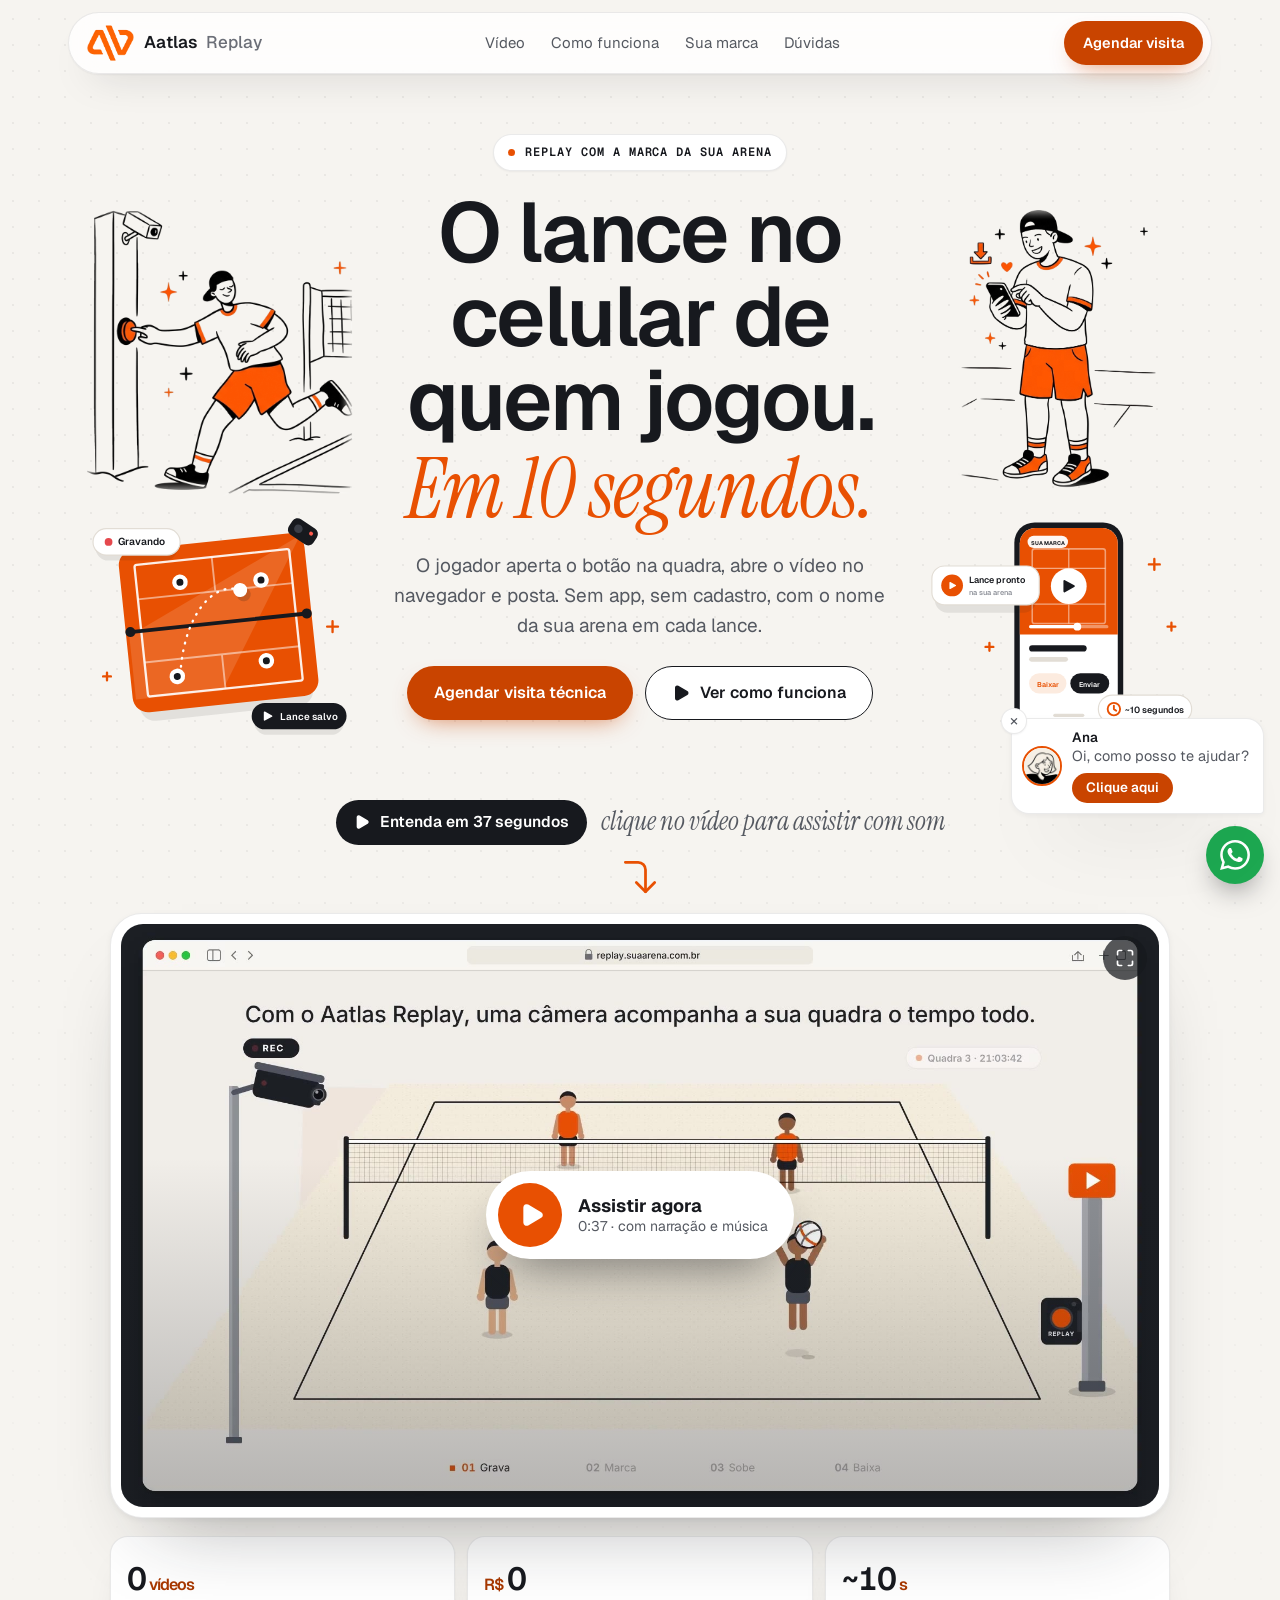
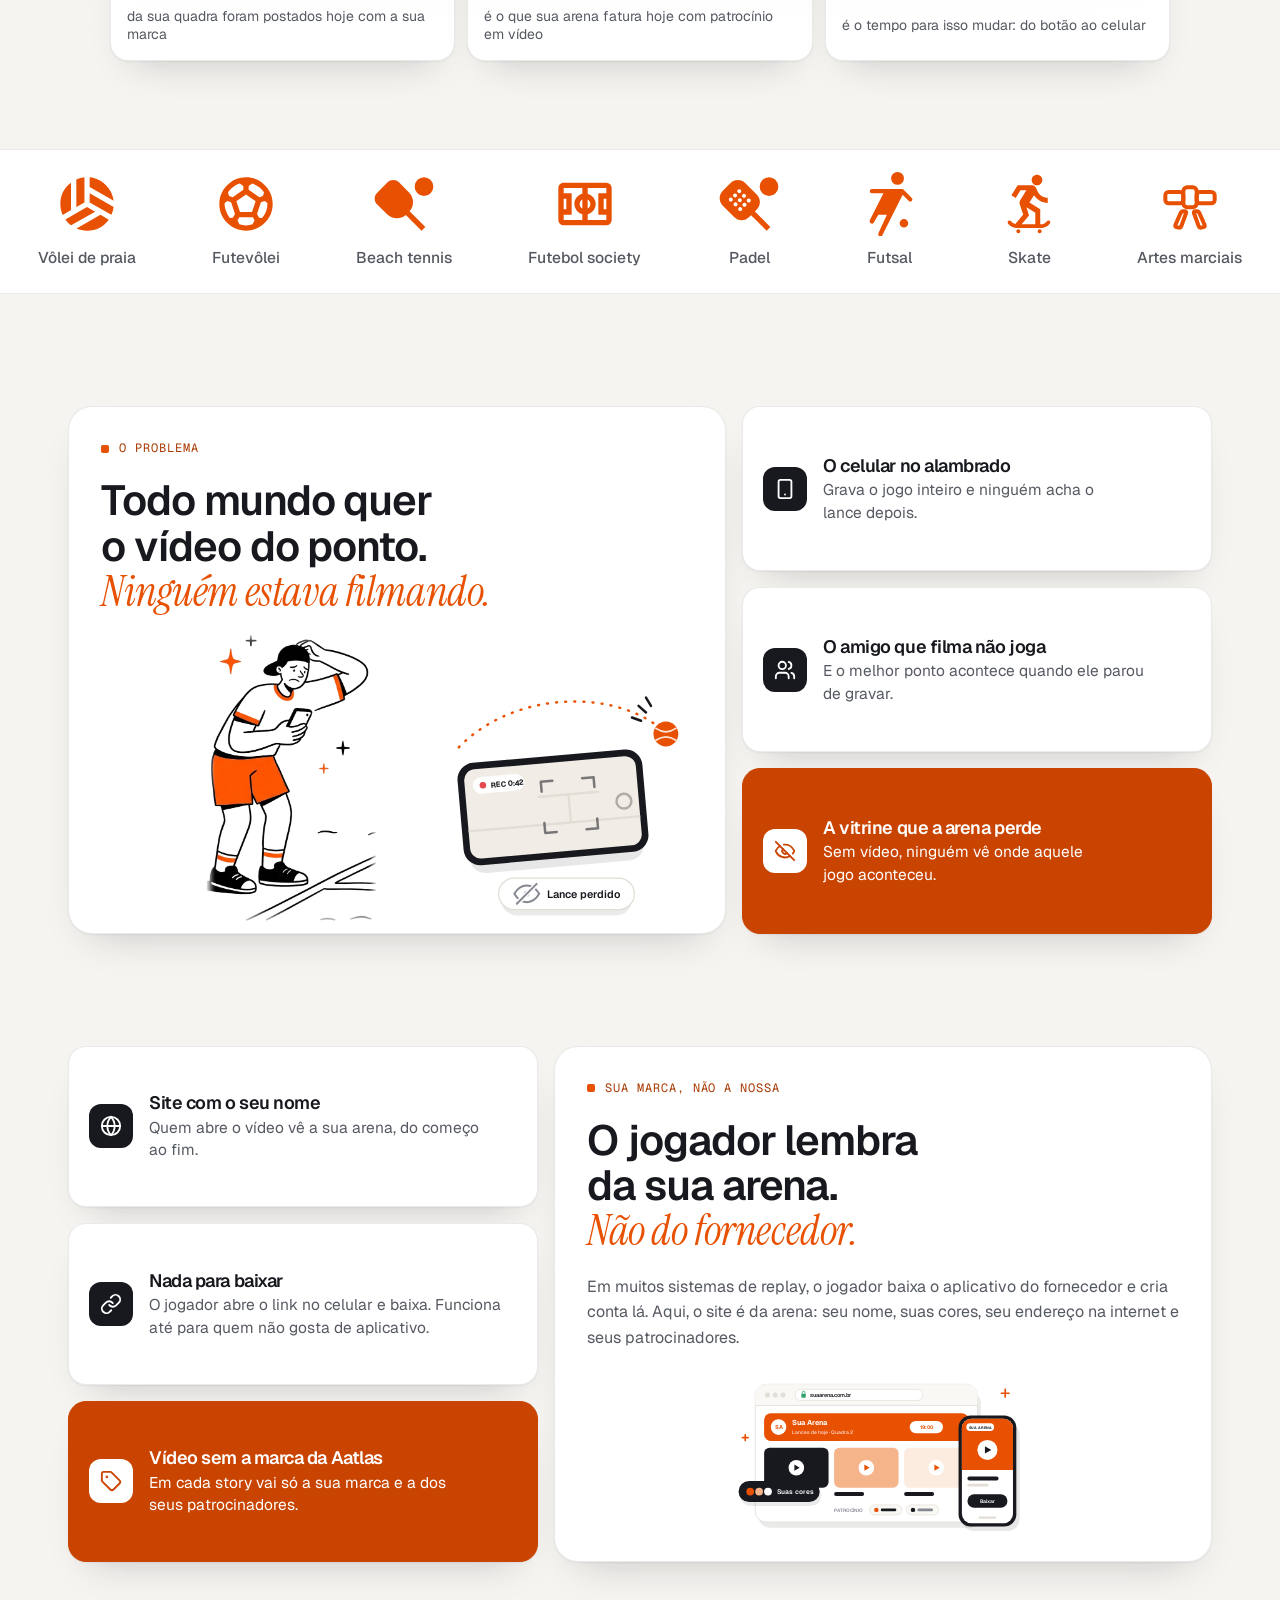
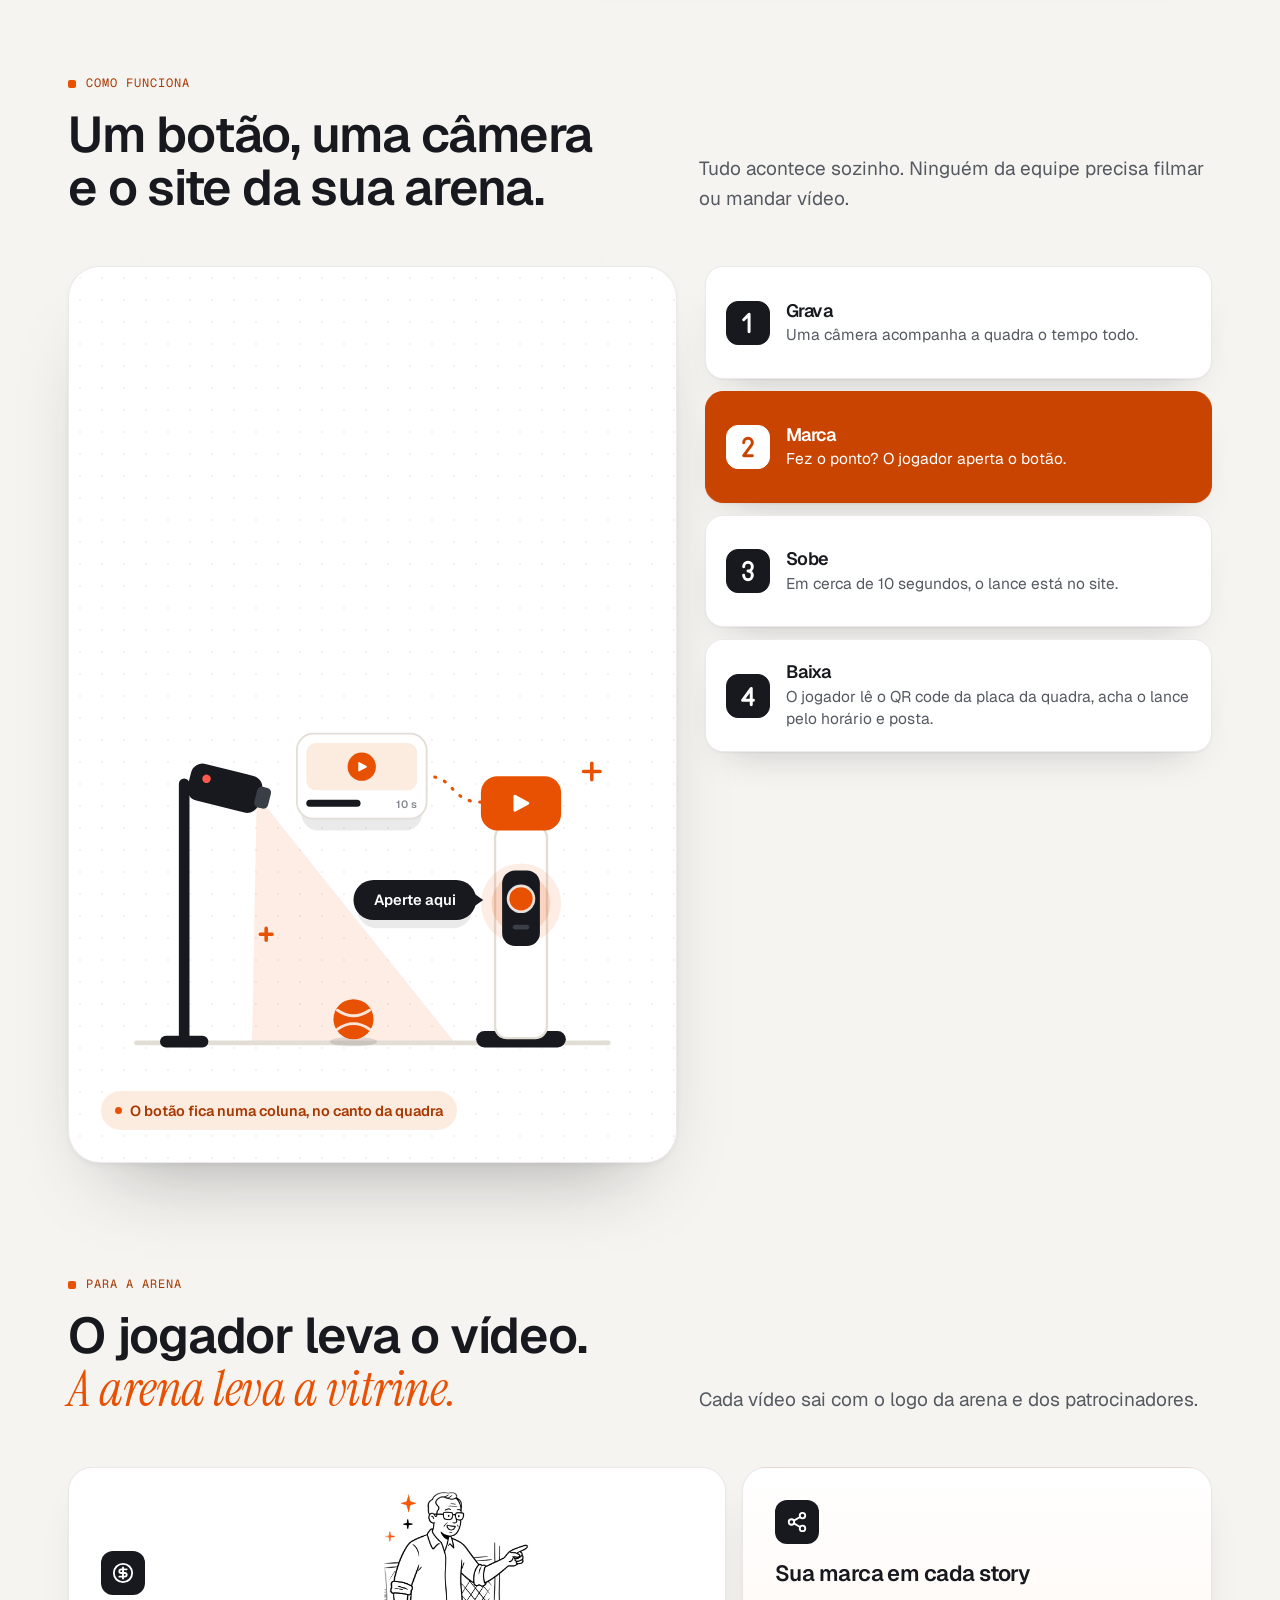
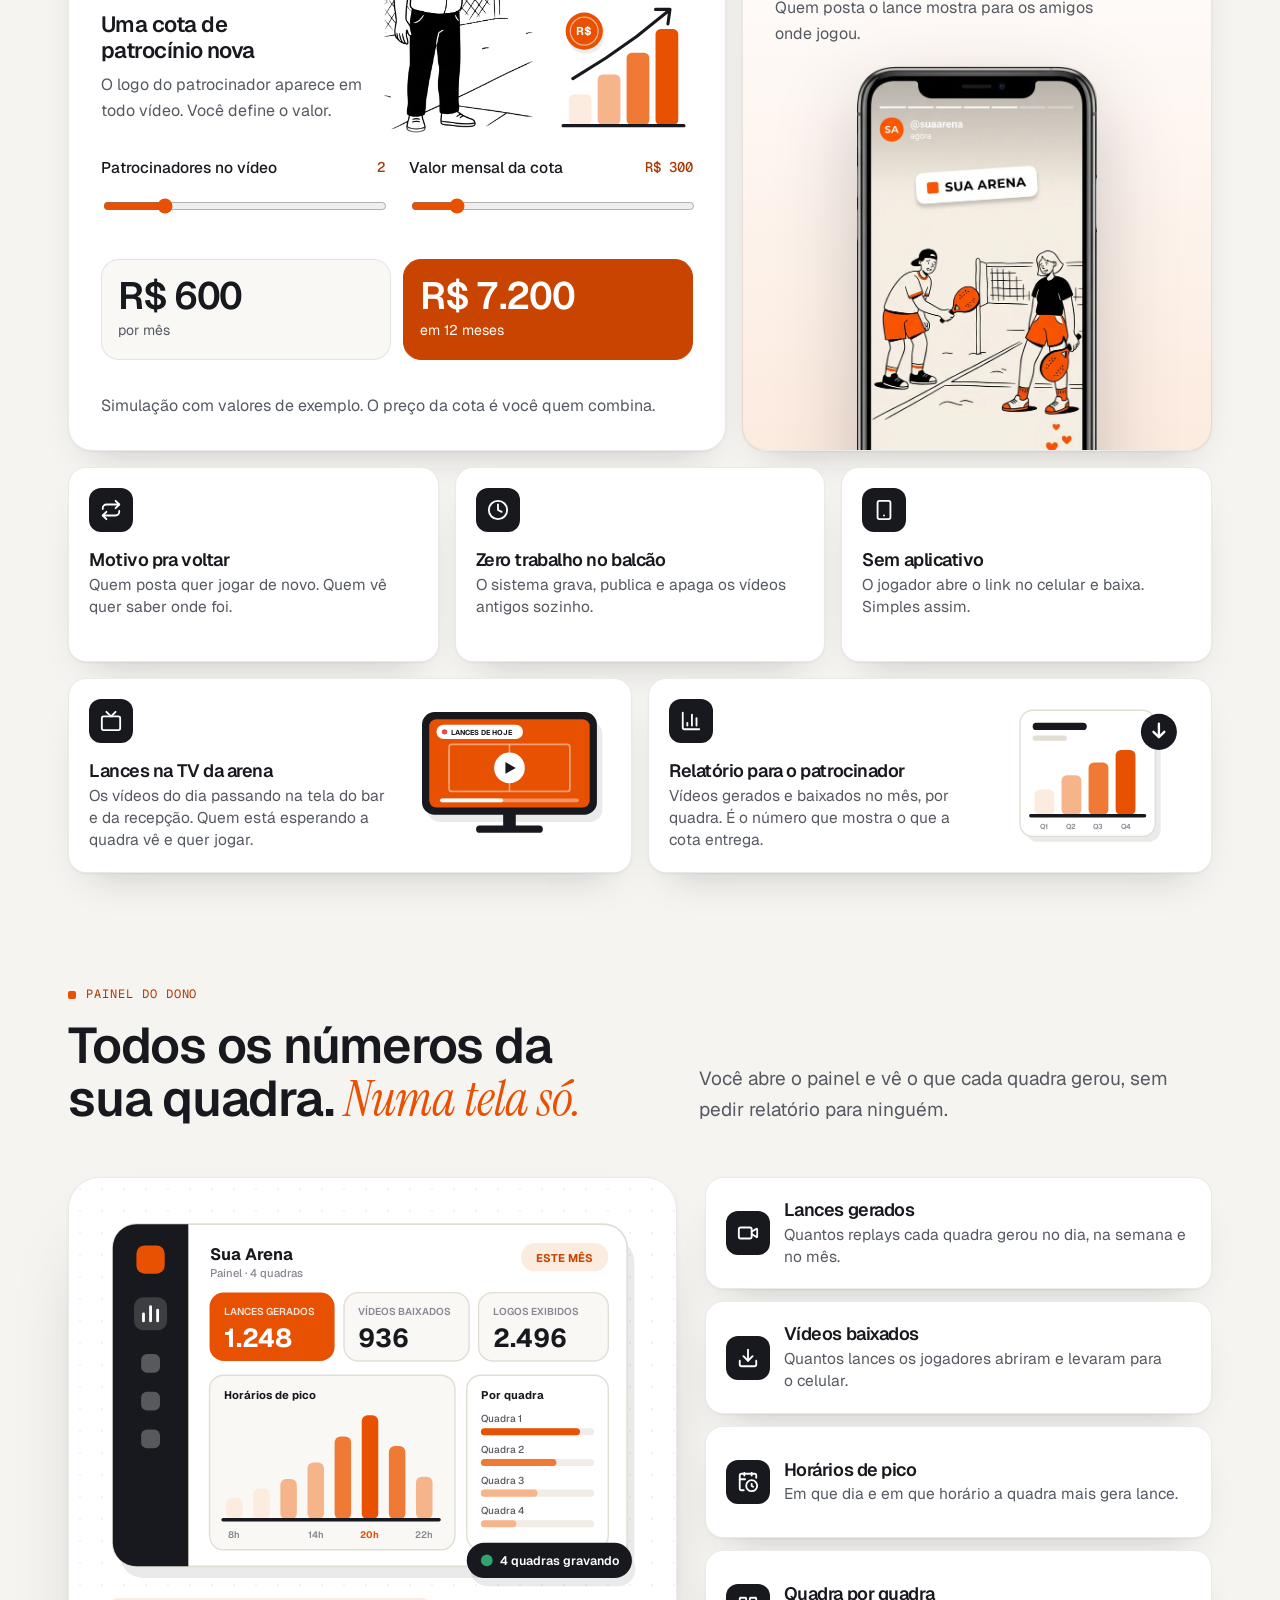
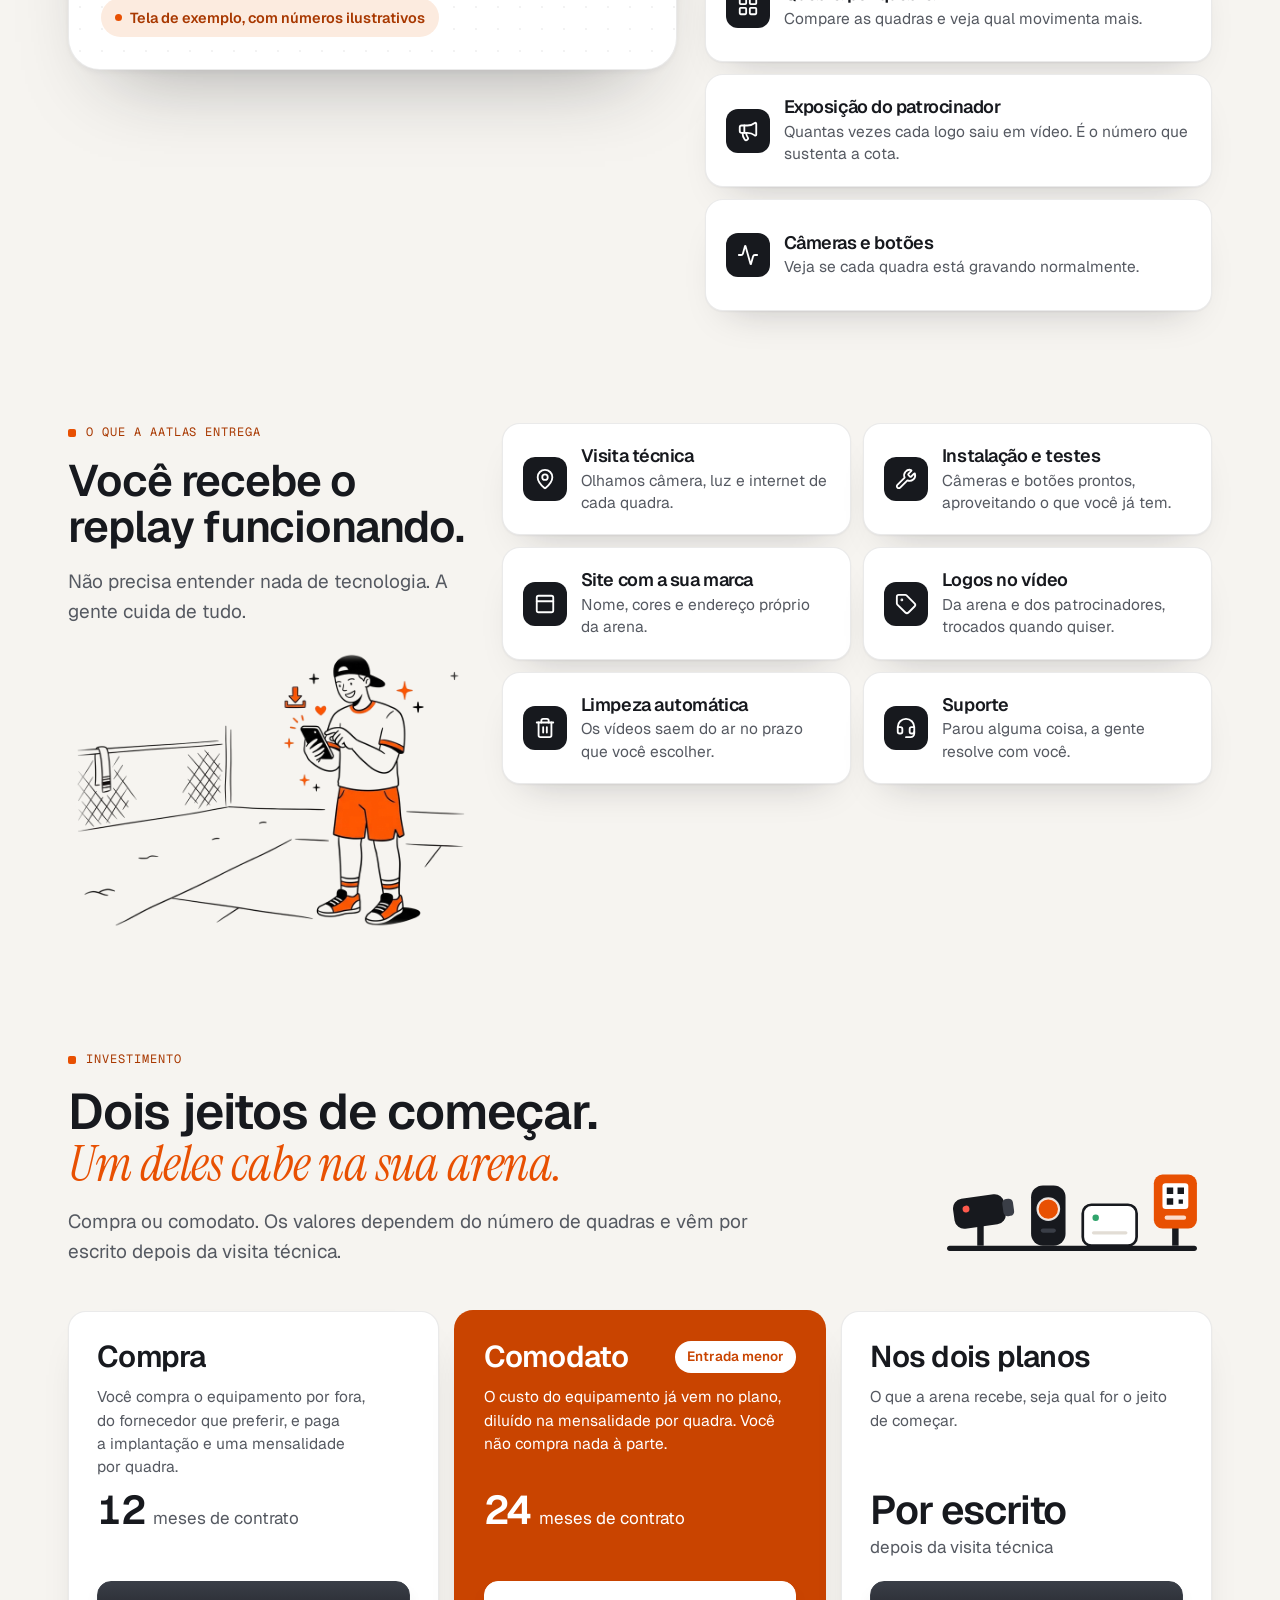
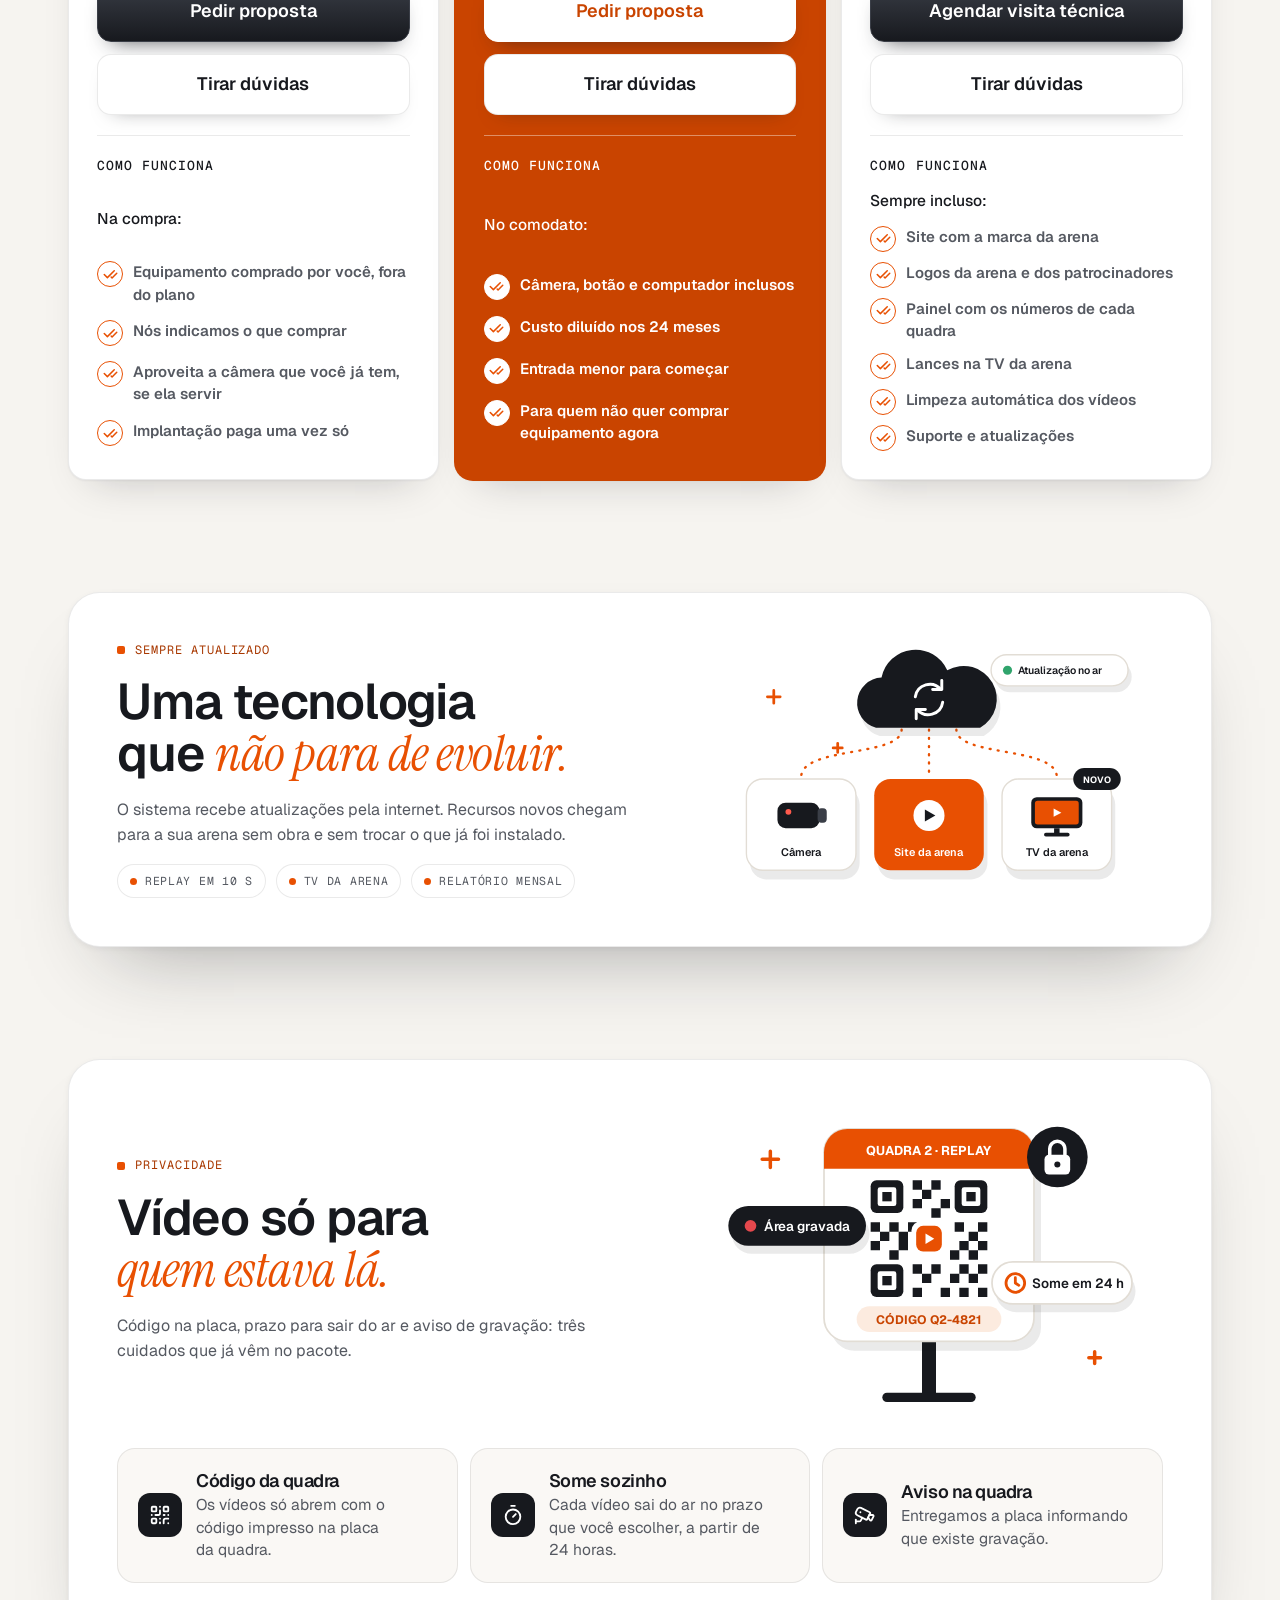
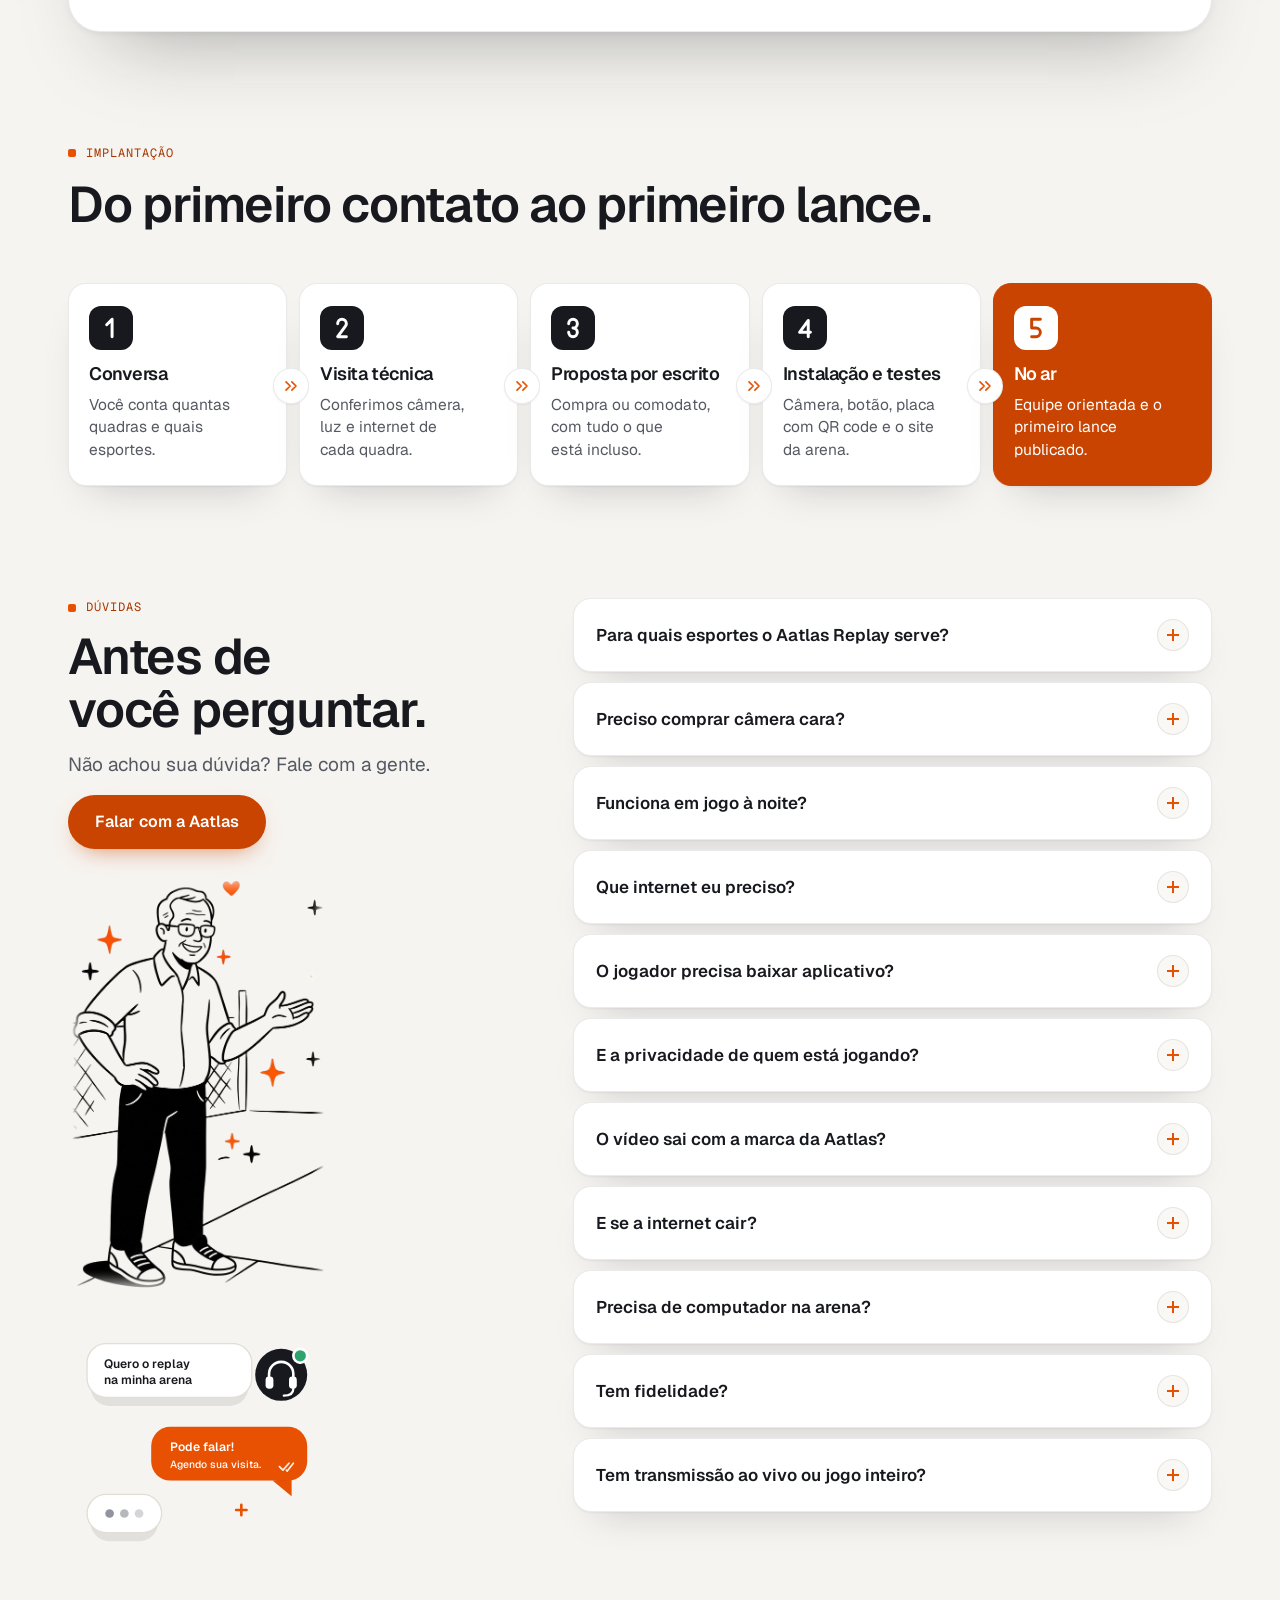
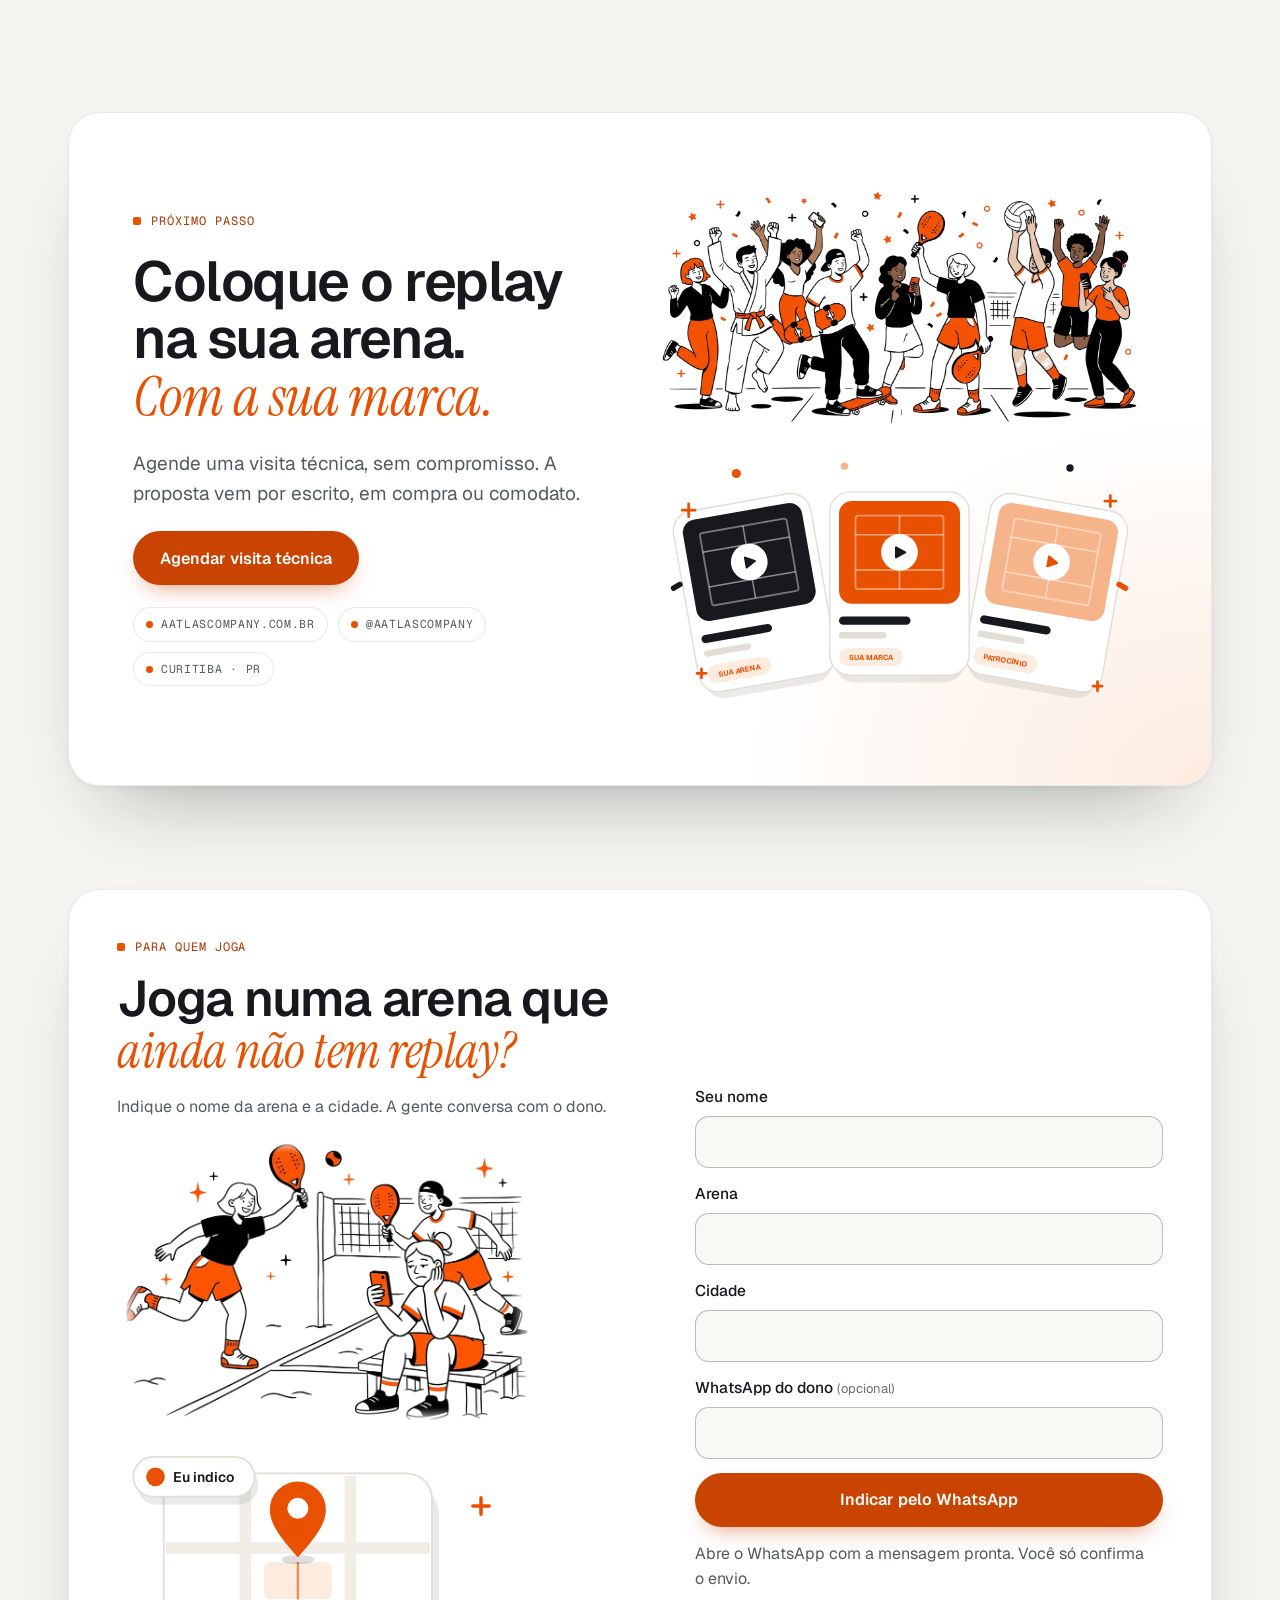
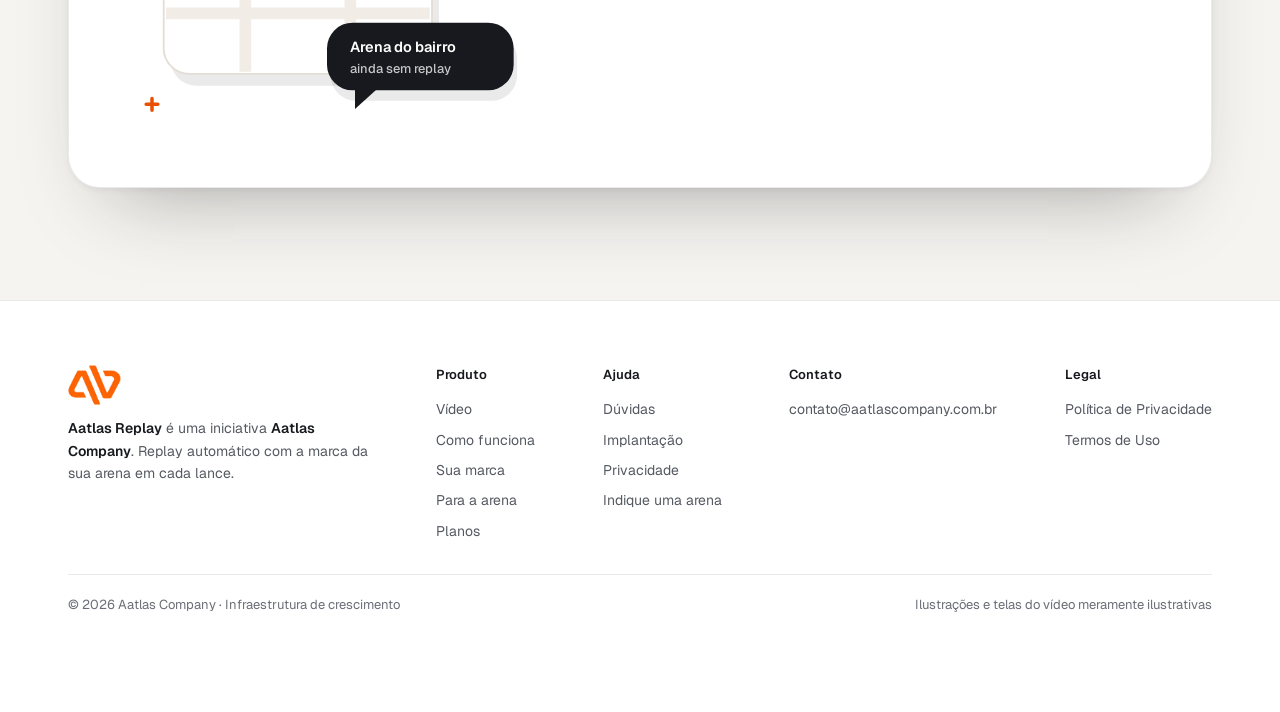
<file: index.html>
<!doctype html>
<html lang="pt-BR">
<head>
<meta charset="utf-8">
<meta name="viewport" content="width=device-width, initial-scale=1, viewport-fit=cover">
<meta name="theme-color" content="#F6F4F0">
<title>Aatlas Replay — replay automático para arenas e quadras</title>
<link rel="canonical" href="https://www.aatlascompany.com.br/replay/">
<link rel="icon" type="image/png" href="favicon.png">
<meta property="og:type" content="website">
<meta property="og:locale" content="pt_BR">
<meta property="og:url" content="https://www.aatlascompany.com.br/replay/">
<meta property="og:title" content="Aatlas Replay — replay automático para arenas e quadras">
<meta property="og:description" content="O jogador aperta o botão na quadra e em cerca de 10 segundos o lance está no site da arena, com a sua marca no vídeo.">
<meta property="og:image" content="https://www.aatlascompany.com.br/replay/assets/poster.jpg">
<meta property="og:image:width" content="1920">
<meta property="og:image:height" content="1080">
<meta name="twitter:card" content="summary_large_image">
<meta name="description" content="Replay automático para arenas: o jogador aperta o botão na coluna da quadra e em cerca de 10 segundos o lance está no site da arena, com a sua marca no vídeo.">
<link rel="preconnect" href="https://fonts.googleapis.com">
<link rel="preconnect" href="https://fonts.gstatic.com" crossorigin>
<link rel="stylesheet" href="https://fonts.googleapis.com/css2?family=Geist:wght@400;500;600;700&family=Geist+Mono:wght@400;500&family=Instrument+Serif:ital@0;1&display=swap">
<style>
/* Layout: página clara e acolhedora para donos de arena — personagens desenhados à mão e ilustrações de produto (quadra, câmera, coluna, celular) contam cada etapa;
   cards arredondados em formações diferentes (hero com ilustrações laterais, assimétrico, ilustração + passos,
   7/5 + 3, lateral fixa, trilho em escada). Tema único claro, escolhido para um público pouco digital. */
:root{
  --bg:#F6F4F0; --surface:#FFFFFF; --surface-2:#FAF8F5; --ink:#17191E; --muted:#555961; --faint:#6B6E77;
  --line:rgba(23,25,30,.09); --grid:rgba(23,25,30,.055);
  --accent:#E85002; --accent-2:#C94400; --accent-soft:#FCEBDF; --accent-3:#A83800;
  --shadow:0 1px 2px rgba(23,25,30,.05),0 20px 40px -24px rgba(23,25,30,.26);
  --shadow-lg:0 2px 6px rgba(23,25,30,.05),0 44px 80px -44px rgba(23,25,30,.38);
  --f-sans:"Geist",ui-sans-serif,system-ui,-apple-system,"Segoe UI",Roboto,Arial,sans-serif;
  --f-serif:"Instrument Serif",Cambria,Georgia,serif;
  --f-mono:"Geist Mono",ui-monospace,SFMono-Regular,Menlo,Consolas,monospace;
  --r-xl:32px; --r-lg:24px; --r-md:18px;
  --wrap:1200px;
  color-scheme:light;
}
*{box-sizing:border-box}
/* a página só rola para cima e para baixo: nada pode alargar a tela no celular */
html,body{overflow-x:hidden;overflow-x:clip}
html{scroll-behavior:smooth}
body{margin:0;background:var(--bg);color:var(--ink);font-family:var(--f-sans);font-size:17px;line-height:1.6;-webkit-font-smoothing:antialiased;overflow-x:clip}
img,video,svg{display:block;max-width:100%}
a{color:inherit}
button{font:inherit;color:inherit;cursor:pointer}
:focus-visible{outline:3px solid var(--accent);outline-offset:3px;border-radius:10px}
.wrap{max-width:var(--wrap);margin:0 auto;padding-inline:20px}
h1,h2,h3{margin:0;font-weight:600;letter-spacing:-.025em;text-wrap:balance}
p{margin:0;text-wrap:pretty}
.mono{font-family:var(--f-mono);font-size:12px;letter-spacing:.08em;text-transform:uppercase}
.it{font-family:var(--f-serif);font-style:italic;font-weight:400;letter-spacing:-.01em;color:var(--accent)}
.eyebrow{display:inline-flex;align-items:center;gap:10px;color:var(--accent-3)}
.eyebrow::before{content:"";width:8px;height:8px;border-radius:2px;background:var(--accent)}
.h2{font-size:clamp(30px,5vw,50px);line-height:1.05}
.lead{font-size:clamp(17px,1.6vw,19px);color:var(--muted);max-width:54ch}
.sec{padding-block:clamp(64px,9vw,112px)}
.sec-head{display:grid;gap:16px;margin-bottom:clamp(32px,5vw,52px)}
.card{background:var(--surface);border:1px solid var(--line);border-radius:var(--r-lg);box-shadow:var(--shadow);padding:clamp(22px,2.6vw,32px);min-width:0}
.card h3{font-size:clamp(19px,1.8vw,22px);line-height:1.22;margin-bottom:8px}
.card p{color:var(--muted);font-size:16px}
.ico{width:44px;height:44px;border-radius:12px;display:grid;place-items:center;background:var(--ink);color:#fff;margin-bottom:16px;flex:none}
.ico svg{width:22px;height:22px}
.chip{display:inline-flex;align-items:center;gap:8px;padding:7px 12px;border-radius:999px;border:1px solid var(--line);background:var(--surface);font-family:var(--f-mono);font-size:11.5px;letter-spacing:.06em;text-transform:uppercase;color:var(--muted);white-space:nowrap}
.dot{width:7px;height:7px;border-radius:50%;background:var(--accent);flex:none}
/* cada .art traz o personagem e, ao lado/abaixo, a ilustração de produto */
.art{display:grid;gap:10px}
.art svg,.art img{width:100%;height:auto}
/* personagens em imagem: altura limitada para não esticar o hero nem o card do problema */
.hero-art .art img,.prob .big .art img{max-height:300px;object-fit:contain;object-position:bottom}
/* carrossel de cenas (como funciona): rola sozinho a cada 2 s e pode ser arrastado */
.reel{display:flex;overflow-x:auto;scroll-snap-type:x mandatory;scrollbar-width:none;cursor:grab}
.reel::-webkit-scrollbar{display:none}
.reel img{flex:0 0 100%;aspect-ratio:1000/726;object-fit:contain;scroll-snap-align:center;user-select:none;-webkit-user-drag:none}
.art .reel img:hover{transform:none}
.reel.drag{cursor:grabbing;scroll-snap-type:none}
/* ilustrações paradas; no desktop, zoom ao passar o mouse */
.art svg,.art img,.trio .wide > svg,.price-head svg{transition:transform .3s ease}
@media (hover:hover){.art svg:hover,.art img:hover,.trio .wide > svg:hover,.price-head svg:hover{transform:scale(1.07)}}

.btn{display:inline-flex;align-items:center;justify-content:center;gap:10px;min-height:54px;padding:0 26px;border-radius:999px;border:1.5px solid transparent;font-weight:600;font-size:16px;text-decoration:none;transition:transform .2s ease,background .2s ease,border-color .2s ease,box-shadow .2s ease}
.btn:hover{transform:translateY(-1px)}
.btn-primary{background:var(--accent-2);color:#fff;box-shadow:0 10px 24px -12px rgba(201,68,0,.7)}
.btn-primary:hover{background:var(--accent-3)}
.btn-line{border-color:var(--ink);color:var(--ink);background:var(--surface)}
.btn-line:hover{background:var(--ink);color:#fff}
.btn svg{width:18px;height:18px}

/* header */
.top{position:sticky;top:env(safe-area-inset-top,0px);z-index:50;padding-block:12px}
.nav{display:flex;align-items:center;justify-content:space-between;gap:16px;padding:8px 8px 8px 18px;border-radius:999px;background:rgba(255,255,255,.82);border:1px solid var(--line);box-shadow:var(--shadow);backdrop-filter:blur(14px) saturate(140%);-webkit-backdrop-filter:blur(14px) saturate(140%)}
.brand{display:flex;align-items:center;gap:10px;text-decoration:none;font-weight:600;letter-spacing:-.01em;white-space:nowrap}
.brand img{height:36px;width:auto;display:block}
.brand span{color:var(--faint);font-weight:500;display:none}
@media (min-width:380px){.brand span{display:inline}}
.nav ul{display:none;list-style:none;margin:0;padding:0;gap:26px;font-size:15px}
.nav ul a{text-decoration:none;color:var(--muted);transition:color .2s}
.nav ul a:hover{color:var(--ink)}
.nav .btn{min-height:44px;padding:0 18px;font-size:14.5px;white-space:nowrap}

/* hero */
.hero{position:relative;isolation:isolate;padding-top:clamp(24px,4vw,48px)}
.hero::before{content:"";position:absolute;inset:-80px 0 0;z-index:-1;background-image:radial-gradient(var(--grid) 1.4px,transparent 1.4px);background-size:26px 26px;mask-image:linear-gradient(#000 40%,transparent 92%);-webkit-mask-image:linear-gradient(#000 40%,transparent 92%)}
.hero-grid{display:grid;gap:8px;align-items:end}
.hero-copy{display:grid;justify-items:center;text-align:center;gap:20px}
.pill{display:inline-flex;align-items:center;gap:10px;padding:8px 14px;border-radius:999px;border:1px solid var(--line);background:var(--surface);color:var(--muted);box-shadow:var(--shadow)}
.pill b{color:var(--ink);font-weight:600}
.hero h1{font-size:clamp(40px,7vw,84px);line-height:1;max-width:14ch}
.hero h1 .it{display:block;margin-top:.04em}
.hero .lead{text-align:center;max-width:46ch}
.hero-ctas{display:flex;flex-wrap:wrap;justify-content:center;gap:12px;margin-top:4px}
.hero-art{display:grid;grid-template-columns:1fr 1fr;gap:12px;max-width:520px;margin:0 auto;width:100%}
.hero-art .art{max-width:240px;justify-self:center}
/* celular primeiro: no hero os dois personagens ficam lado a lado, na mesma altura, e cada ilustração de produto
   (quadra e celular) vira um selo fixo no canto superior direito do seu personagem, meio para fora da imagem.
   É posição fixa, sem animação. De 720px para cima as ilustrações voltam ao tamanho cheio, embaixo dos personagens. */
.hero-art{margin-top:40px}
.hero-art .art{position:relative}
.hero-art .art svg{position:absolute;top:-36px;right:-12px;width:clamp(72px,22vw,96px);transition:none}
.hero-art .art svg:hover{transform:none}
.hero-art .art img{height:clamp(150px,46vw,230px)}

/* vídeo */
.watch{display:grid;justify-items:center;gap:14px;margin-top:clamp(36px,5vw,56px)}
.watch-cta{display:flex;align-items:center;gap:14px;flex-wrap:wrap;justify-content:center;text-align:center}
.watch-cta .tag{display:inline-flex;align-items:center;gap:10px;padding:10px 18px;border-radius:999px;background:var(--ink);color:#fff;font-weight:600;font-size:15.5px}
.watch-cta .tag svg{width:16px;height:16px}
.watch-cta .hint{font-family:var(--f-serif);font-style:italic;font-size:clamp(20px,2.4vw,26px);color:var(--muted)}
.doodle{width:44px;height:auto;color:var(--accent);margin-top:-4px}
.monitor{position:relative;width:100%;max-width:1060px;border-radius:var(--r-xl);background:var(--surface);border:1px solid var(--line);box-shadow:var(--shadow-lg);padding:10px}
.screen{position:relative;border-radius:22px;overflow:hidden;aspect-ratio:16/9;background:var(--bg);max-width:100%}
.screen video{width:100%;height:100%;object-fit:cover}
.play{position:absolute;inset:0;display:grid;place-items:center;border:0;background:linear-gradient(180deg,rgba(23,25,30,0) 40%,rgba(23,25,30,.28));padding:0}
.play-inner{display:inline-flex;align-items:center;gap:16px;padding:12px 26px 12px 12px;border-radius:999px;background:var(--surface);box-shadow:0 24px 50px -20px rgba(23,25,30,.6);transition:transform .25s ease}
.play[hidden]{display:none}
.play:hover .play-inner{transform:scale(1.04)}
.play-btn{width:64px;height:64px;border-radius:50%;background:var(--accent);display:grid;place-items:center;color:#fff;flex:none}
.play-btn svg{width:26px;height:26px;margin-left:3px}
.play-txt{display:grid;text-align:left;line-height:1.25}
.play-txt b{font-size:18px}
.play-txt span{font-size:14px;color:var(--muted)}
.fs{position:absolute;top:12px;right:12px;z-index:2;width:44px;height:44px;border-radius:50%;border:0;padding:0;display:grid;place-items:center;background:rgba(23,25,30,.72);color:#fff;transition:background .2s ease}
.fs:hover{background:var(--ink)}
.fs svg{width:20px;height:20px}
.screen video:fullscreen{object-fit:contain}
.tele{display:grid;grid-template-columns:1fr;gap:10px;width:100%;max-width:1060px;margin-top:4px}
.tele div{border-radius:var(--r-md);border:1px solid var(--line);background:var(--surface);box-shadow:var(--shadow);padding:14px 16px;display:grid;grid-template-columns:96px 1fr;align-items:center;gap:12px;min-width:0}
.tele b{font-size:clamp(24px,3vw,32px);font-weight:600;letter-spacing:-.03em;font-variant-numeric:tabular-nums}
.tele b small{font-size:.5em;color:var(--accent-3);margin-left:3px}
.tele span{color:var(--muted);font-size:14px;line-height:1.35}

/* esportes */
.sports{border-block:1px solid var(--line);background:var(--surface);overflow:hidden;margin-top:clamp(56px,8vw,88px)}
.sports .track{display:flex;width:max-content;min-width:200%;animation:roll 42s linear infinite}
.sports .set{display:flex;flex:1 0 auto;justify-content:space-around}
.sports span{display:inline-flex;flex-direction:column;align-items:center;gap:10px;padding:22px 34px;font-size:15.6px;font-weight:500;color:var(--muted);white-space:nowrap}
.sports svg{width:clamp(48px,5.5vw,64px);height:auto;color:var(--accent)}
@keyframes roll{to{transform:translateX(-50%)}}

/* problema */
.prob{display:grid;gap:16px}
.prob .big{display:grid;gap:20px;align-content:space-between;overflow:hidden}
.prob .big h2{font-size:clamp(28px,3.8vw,42px);line-height:1.08;max-width:16ch}
.prob .big .art{grid-template-columns:1fr 1fr;align-items:end;max-width:540px;justify-self:end;margin:-8px -6px -26px 0}
.prob .small{display:flex;gap:16px;align-items:flex-start}
.prob .small .ico{margin:0}
/* cards de destaque: laranja sólido com letra branca (o mesmo padrão vale para o passo ativo, o total em 12 meses e o plano em destaque) */
.prob .tinted{background:var(--accent-2);border-color:var(--accent-2);color:#fff}
.prob .tinted p{color:#fff}
.prob .tinted .ico{background:#fff;color:var(--accent-2)}
/* sua marca: mesma formação do problema, espelhada no desktop, com uma ilustração só */
.prob .big .art.one{grid-template-columns:1fr;margin:0 0 -8px;justify-self:center}

/* como funciona */
.how{display:grid;gap:20px;align-items:start}
.scene{background:var(--surface);border:1px solid var(--line);border-radius:var(--r-xl);box-shadow:var(--shadow-lg);padding:clamp(18px,3vw,32px);position:relative;overflow:hidden}
.scene::before{content:"";position:absolute;inset:0;background-image:radial-gradient(var(--grid) 1.3px,transparent 1.3px);background-size:22px 22px;pointer-events:none}
.scene .art{position:relative}
.scene .tagline{position:relative;display:inline-flex;align-items:center;gap:8px;margin-top:10px;padding:8px 14px;border-radius:999px;background:var(--accent-soft);color:var(--accent-3);font-weight:600;font-size:14.5px}
.steps{list-style:none;margin:0;padding:0;display:grid;gap:12px}
.step{display:grid;grid-template-columns:auto 1fr;gap:16px;align-items:start;padding:18px 20px;border-radius:var(--r-md);background:var(--surface);border:1px solid var(--line);box-shadow:var(--shadow)}
.step .n{width:44px;height:44px;border-radius:12px;display:grid;place-items:center;background:var(--ink);border:1px solid var(--ink);color:#fff}
.step .n svg{width:26px;height:26px}
.step .n svg *{stroke-width:2.75}
.step h3{font-size:18.5px;margin-bottom:2px;line-height:1.25}
.step p{color:var(--muted);font-size:16px}
.step.on{border-color:var(--accent-2);background:var(--accent-2);color:#fff}
.step.on p{color:#fff}
.step.on .n{background:#fff;color:var(--accent-2);border-color:#fff}

/* para a arena */
.arena{display:grid;gap:16px}
.calc{display:grid;gap:22px;align-content:space-between}
.calc .head{display:grid;grid-template-columns:1fr auto;gap:12px;align-items:end}
.calc .head .art{grid-template-columns:1fr 1fr;align-items:end;width:clamp(220px,28vw,320px);margin:-18px -8px -18px 0}
.fields{display:grid;gap:18px}
.field label{display:flex;justify-content:space-between;gap:12px;font-size:15.5px;font-weight:500;margin-bottom:10px}
.field label output{font-family:var(--f-mono);font-size:14px;color:var(--accent-3);font-variant-numeric:tabular-nums}
.field input[type=range]{width:100%;accent-color:var(--accent);height:26px}
.result{display:grid;grid-template-columns:1fr 1fr;gap:12px}
.result div{border-radius:var(--r-md);background:var(--surface-2);border:1px solid var(--line);padding:16px}
.result b{display:block;font-size:clamp(26px,3.6vw,38px);font-weight:600;letter-spacing:-.035em;font-variant-numeric:tabular-nums;line-height:1.05}
.result div:last-child{background:var(--accent-2);border-color:var(--accent-2)}
.result div:last-child b,.result div:last-child span{color:#fff}
.result span{font-size:14px;color:var(--muted)}
.note{font-size:13.5px;color:var(--faint)}
.story{display:grid;gap:20px;align-content:space-between;overflow:hidden;background:linear-gradient(180deg,var(--surface),var(--accent-soft))}
.story .phone{justify-self:center;width:min(240px,68%);height:auto;margin-bottom:-110px;filter:drop-shadow(0 30px 40px rgba(23,25,30,.22))}
.trio{display:grid;gap:16px}
.trio .wide{display:grid;grid-template-columns:1fr 96px;gap:16px;align-items:center}
.trio .wide > svg{width:100%;height:auto}

/* entrega */
.deliver{display:grid;gap:24px;align-items:start}
.side{display:grid;gap:18px}
/* planos: adaptação do bloco de preços em React (título que desce palavra por palavra, cards com destaque,
   botões em degradê, lista com check duplo da Lucide), refeito em HTML/CSS com as cores da marca */
.price-head{display:grid;gap:20px;align-items:end;margin-bottom:clamp(28px,4vw,44px)}
.price-head > div{display:grid;gap:16px;max-width:680px}
.price-head svg{width:clamp(180px,26vw,280px);height:auto}
.cw{display:inline-block;overflow:hidden;vertical-align:bottom;padding:0 .06em .14em;margin:0 -.06em -.14em}
.cw > span{display:inline-block}
.plans{display:grid;gap:16px}
.plan{border-radius:var(--r-md);background:var(--surface);border:1px solid var(--line);box-shadow:var(--shadow);padding:clamp(22px,2.4vw,28px);display:grid;gap:20px;align-content:start;min-width:0}
.plan.hot{background:var(--accent-2);border-color:var(--accent-2);color:#fff;box-shadow:0 0 0 1px var(--accent-2),var(--shadow)}
.plan header{display:grid;gap:12px}
.plan-top{display:flex;justify-content:space-between;align-items:center;gap:12px;flex-wrap:wrap}
.plan h3{font-size:clamp(24px,2.4vw,30px);line-height:1.1}
.plan .badge{padding:5px 12px;border-radius:999px;background:var(--accent-2);color:#fff;font-size:13.5px;font-weight:600;white-space:nowrap}
.plan p{color:var(--muted);font-size:15.5px;line-height:1.5}
.plan .term{display:flex;flex-wrap:wrap;align-items:baseline;gap:4px 8px}
.plan .term b{font-size:40px;font-weight:600;letter-spacing:-.03em;line-height:1;font-variant-numeric:tabular-nums}
.plan .term span{color:var(--muted)}
.plan .acts{display:grid;gap:12px}
.pbtn{display:block;width:100%;padding:15px 16px;border-radius:14px;border:1px solid var(--line);font-size:18px;font-weight:600;text-align:center;text-decoration:none;transition:transform .2s ease,filter .2s ease}
.pbtn:hover{transform:translateY(-1px);filter:brightness(1.06)}
.pbtn.dark{background:linear-gradient(0deg,var(--ink),#3A3E47);border-color:#3A3E47;color:#fff;box-shadow:0 12px 22px -14px rgba(23,25,30,.8)}
.pbtn.hot{background:linear-gradient(0deg,var(--accent-2),var(--accent));border-color:var(--accent);color:#fff;box-shadow:0 12px 22px -14px rgba(201,68,0,.8)}
.pbtn.ghost{background:var(--surface);color:var(--ink);box-shadow:0 10px 20px -16px rgba(23,25,30,.5)}
.plan .feat{display:grid;gap:12px;padding-top:20px;border-top:1px solid var(--line)}
.plan.hot .feat{border-color:rgba(255,255,255,.4)}
.plan.hot p,.plan.hot .term span,.plan.hot .feat .mono,.plan.hot .checks{color:#fff}
.plan.hot .badge{background:#fff;color:var(--accent-2)}
.plan.hot .pbtn.hot{background:#fff;border-color:#fff;color:var(--accent-2);box-shadow:0 12px 22px -14px rgba(23,25,30,.6)}
.plan.hot .checks li::before{border-color:#fff}
.plan .feat .mono{font-size:13px;color:var(--ink);font-weight:500}
.plan .feat h4{margin:0;font-size:15.5px;font-weight:500}
.checks{list-style:none;margin:0;padding:0;display:grid;gap:10px;font-size:15px;font-weight:600;color:var(--muted)}
.checks li{display:grid;grid-template-columns:24px 1fr;gap:12px;align-items:start;line-height:1.5}
.checks li::before{content:"";width:24px;height:24px;border-radius:50%;border:1px solid var(--accent);background:#fff url("data:image/svg+xml,%3Csvg xmlns='http://www.w3.org/2000/svg' viewBox='0 0 24 24' fill='none' stroke='%23E85002' stroke-width='2.4' stroke-linecap='round' stroke-linejoin='round'%3E%3Cpath d='M18 6 7 17l-5-5'/%3E%3Cpath d='m22 10-7.5 7.5L13 16'/%3E%3C/svg%3E") center/15px no-repeat}
.dgrid{display:grid;gap:12px}
.drow{display:grid;grid-template-columns:auto 1fr;gap:14px;align-items:start;padding:20px;border-radius:var(--r-md);background:var(--surface);border:1px solid var(--line);box-shadow:var(--shadow)}
.drow .ico{margin:0}
.drow h3{font-size:17.5px;margin:0 0 2px;line-height:1.3}
.drow p{color:var(--muted);font-size:15.5px;line-height:1.45}

/* implantação */
.rail{list-style:none;margin:0;padding:0;display:grid;gap:12px}
.rail li{position:relative;display:grid;gap:6px;padding:22px 22px 22px 72px;border-radius:var(--r-lg);background:var(--surface);border:1px solid var(--line);box-shadow:var(--shadow)}
/* número do passo: ícone de número (Tabler) num quadrado escuro, igual aos passos do "Como funciona" */
.rail .n{position:absolute;left:20px;top:22px;width:44px;height:44px;border-radius:12px;display:grid;place-items:center;background:var(--ink);color:#fff}
.rail .n svg{width:26px;height:26px}
.rail .n svg *{stroke-width:2.75}
.rail li:last-child{background:var(--accent-2);color:#fff;border-color:var(--accent-2)}
.rail li:last-child p{color:#fff}
.rail li:last-child .n{background:#fff;color:var(--accent-2)}
/* seta dupla entre um passo e o próximo (ícone chevrons-right da Lucide): para baixo quando os passos estão empilhados,
   para a direita quando ficam lado a lado (1024px para cima). Fica em cima do vão entre os cards. */
.rail li:not(:last-child)::after{content:"";position:absolute;z-index:1;left:50%;bottom:-23px;width:34px;height:34px;margin-left:-17px;border-radius:50%;border:1px solid var(--line);box-shadow:var(--shadow);background:var(--surface) url("data:image/svg+xml,%3Csvg xmlns='http://www.w3.org/2000/svg' viewBox='0 0 24 24'%3E%3Cpath fill='none' stroke='%23E85002' stroke-linecap='round' stroke-linejoin='round' stroke-width='2' d='m6 17l5-5l-5-5m7 10l5-5l-5-5'/%3E%3C/svg%3E") center/20px no-repeat;transform:rotate(90deg)}
.rail h3{font-size:19px}
.rail p{color:var(--muted);font-size:16px}

/* faq */
.faq{display:grid;gap:28px;align-items:start}
/* celular primeiro: título, texto, botão e ilustração das dúvidas centralizados; na tela larga (duas colunas) voltam para a esquerda */
.faq .contact{display:grid;gap:14px;justify-items:center;text-align:center}
.faq .contact .art{max-width:260px;width:100%;margin-top:4px}
.qa{display:grid;gap:10px}
.qa details{border-radius:var(--r-md);background:var(--surface);border:1px solid var(--line);box-shadow:var(--shadow);overflow:hidden}
.qa summary{list-style:none;cursor:pointer;display:flex;justify-content:space-between;align-items:center;gap:16px;padding:20px 22px;font-weight:600;font-size:17px;line-height:1.35}
.qa summary::-webkit-details-marker{display:none}
.qa summary::after{content:"";flex:none;width:30px;height:30px;border-radius:50%;border:1px solid var(--line);background:var(--surface-2) center no-repeat;background-image:linear-gradient(var(--accent),var(--accent)),linear-gradient(var(--accent),var(--accent));background-size:12px 2px,2px 12px;transition:transform .25s ease}
.qa details[open] summary::after{transform:rotate(45deg)}
.qa details p{padding:0 22px 22px;color:var(--muted);font-size:16.5px;max-width:62ch}
.qa details p:has(+ ul){padding-bottom:10px}
.qa details ul{margin:0;padding:0 22px 22px 42px;display:grid;grid-template-columns:repeat(2,1fr);gap:4px 24px;color:var(--muted);font-size:16.5px;max-width:62ch}

/* cta final */
.final{padding-block:clamp(24px,4vw,48px) clamp(64px,8vw,104px)}
.cta{position:relative;overflow:hidden;border-radius:var(--r-xl);background:var(--surface);border:1px solid var(--line);box-shadow:var(--shadow-lg);padding:clamp(28px,5vw,64px);display:grid;gap:24px;align-items:center}
.cta::before{content:"";position:absolute;inset:0;background:radial-gradient(ellipse 60% 80% at 100% 100%,var(--accent-soft),transparent 70%);pointer-events:none}
.cta > *{position:relative}
.cta h2{font-size:clamp(32px,5vw,56px);line-height:1.03;max-width:15ch}
.cta .row{display:flex;flex-wrap:wrap;gap:12px}
.cta .meta,.chips{display:flex;flex-wrap:wrap;gap:10px}
.cta .art{max-width:520px;justify-self:center;width:100%}

/* faixas (evolução, privacidade, indique): um card largo com texto de um lado e ilustração ou formulário do outro */
.band{border-radius:var(--r-xl);box-shadow:var(--shadow-lg);padding:clamp(24px,4vw,48px);display:grid;gap:clamp(24px,3vw,36px)}
.bhead{display:grid;gap:24px;align-items:center}
.bhead > div{display:grid;gap:16px;justify-items:start}
.bhead .art{max-width:420px;width:100%}
.bhead > .art{justify-self:center}
.band .drow{background:var(--surface-2);box-shadow:none}
.three{display:grid;gap:12px}

/* harmonia entre seções: todo card de lista tem o mesmo respiro, raio, ícone e letra;
   dentro de cada lista, todos os cards ficam com a mesma altura */
.prob .small,.step,.drow,.trio > .card{padding:20px;border-radius:var(--r-md);min-height:112px}
.prob .small,.step,.drow{align-items:center}
.prob .small h3,.step h3,.drow h3,.trio > .card h3,.rail h3{font-size:18px;line-height:1.3;margin:0 0 2px}
.prob .small p,.step p,.drow p,.trio > .card p,.rail p{font-size:15.5px;line-height:1.45}
.rail li{border-radius:var(--r-md)}
.steps,.dgrid,.three,.rail,.tele{grid-auto-rows:1fr}
.form{display:grid;gap:14px;width:100%}
.form label{display:grid;gap:6px;font-weight:500;font-size:15.5px}
.form small{color:var(--faint);font-weight:400}
.form input{width:100%;min-height:52px;padding:0 16px;border-radius:14px;border:1.5px solid rgba(23,25,30,.28);background:var(--surface-2);font:inherit;color:var(--ink)}
.form input:focus-visible{border-color:var(--accent);outline-offset:1px}

/* WhatsApp flutuante: fixo no canto em todas as telas */
.fab{display:grid;position:fixed;z-index:60;right:16px;bottom:calc(16px + env(safe-area-inset-bottom,0px));width:58px;height:58px;border-radius:50%;place-items:center;background:#1DA851;color:#fff;box-shadow:0 14px 28px -10px rgba(23,25,30,.5)}
.fab svg{width:30px;height:30px}
/* balão da Ana acima do botão de WhatsApp (celular e desktop): aparece quando a pessoa passa do vídeo, some em 10 s ou no X; tocar nele abre a conversa */
.ana{position:fixed;z-index:60;right:16px;bottom:calc(86px + env(safe-area-inset-bottom,0px));opacity:0;visibility:hidden;transform:translateY(8px) scale(.96);transform-origin:100% 100%;transition:opacity .25s ease,transform .25s ease,visibility .25s}
.ana.on{opacity:1;visibility:visible;transform:none}
.ana a[hidden]{display:none}
.ana a{max-width:min(270px,calc(100vw - 48px));display:flex;align-items:center;gap:10px;padding:10px 14px 10px 10px;border-radius:18px 18px 4px 18px;background:var(--surface);border:1px solid var(--line);box-shadow:var(--shadow-lg);text-decoration:none;font-size:14.5px;line-height:1.3;color:var(--muted)}
.ana img{width:40px;height:40px;border-radius:50%;border:2px solid var(--accent);flex:none}
.ana b{display:block;color:var(--ink);font-weight:600;font-size:13.5px}
/* funil da Ana: abre no lugar do balão, 3 etapas (perfil, objetivo, nome e cidade) que montam a mensagem do WhatsApp */
.funil{width:min(300px,calc(100vw - 32px));padding:14px;gap:12px;border-radius:18px 18px 4px 18px;background:var(--surface);border:1px solid var(--line);box-shadow:var(--shadow-lg);font-size:14.5px;color:var(--muted)}
.funil[hidden],.funil [hidden]{display:none!important}
.funil .fh{display:flex;align-items:center;gap:10px;line-height:1.3}
.funil .fh small{color:var(--faint);font-size:12.5px}
.funil .fe{display:grid;gap:8px}
.funil p{margin:0;color:var(--ink);font-weight:500}
.funil .op{min-height:44px;padding:0 14px;border-radius:12px;border:1.5px solid var(--line);background:var(--surface-2);font:inherit;font-weight:500;color:var(--ink);text-align:left;cursor:pointer}
.funil .op:hover{border-color:var(--accent)}
.funil label{font-size:14px}
.funil input{min-height:44px;border-radius:12px}
.funil .btn{min-height:46px;font-size:15px}
.funil .voltar{justify-self:start;padding:6px 0;border:0;background:none;font:inherit;font-size:13.5px;color:var(--muted);cursor:pointer}
.ana-cta{display:table;margin-top:8px;padding:6px 14px;border-radius:999px;background:var(--accent-2);color:#fff;font-weight:600;font-size:13.5px}
/* Ana fechada: bolinha laranja logo acima do WhatsApp, reabre o recado */
.ana-mini{position:fixed;z-index:60;right:21px;bottom:calc(84px + env(safe-area-inset-bottom,0px));width:48px;height:48px;padding:3px;border-radius:50%;border:0;background:var(--accent-2);box-shadow:0 12px 24px -10px rgba(201,68,0,.7);cursor:pointer}
.ana-mini[hidden]{display:none}
.ana-mini img{width:100%;height:100%;border-radius:50%;background:#fff}
.ana .x{position:absolute;z-index:1;top:-10px;left:-10px;width:26px;height:26px;border-radius:50%;border:1px solid var(--line);background:var(--surface);box-shadow:var(--shadow);display:grid;place-items:center;padding:0;font-size:16px;line-height:1;color:var(--muted)}
.ana .x::after{content:"";position:absolute;inset:-9px}

footer{border-top:1px solid var(--line);background:var(--surface);padding-block:clamp(40px,6vw,64px) 40px;color:var(--muted);font-size:14px}
footer .cols{display:grid;grid-template-columns:repeat(auto-fit,minmax(170px,1fr));gap:32px 24px}
/* tela larga: marca na ponta esquerda, última coluna encostada na direita, as demais distribuídas por igual no meio */
@media (min-width:1024px){footer .cols{grid-template-columns:minmax(220px,300px) repeat(4,auto);justify-content:space-between}}
footer .about{display:grid;gap:12px;justify-items:start;align-content:start;max-width:34ch}
footer .about img{height:40px;width:auto;display:block}
footer .about b{color:var(--ink);font-weight:600}
footer h4{font-size:13px;font-weight:600;color:var(--ink);margin:0 0 12px}
footer ul{list-style:none;margin:0;padding:0;display:grid;gap:8px}
footer a{color:inherit;text-decoration:none;overflow-wrap:anywhere}
footer .cols > *{min-width:0}
footer a:hover{color:var(--accent-3)}
footer .legal{display:flex;flex-wrap:wrap;justify-content:space-between;gap:12px;margin-top:32px;padding-top:20px;border-top:1px solid var(--line);color:var(--faint);font-size:13px}

@media (max-width:560px){
  .calc .head{grid-template-columns:1fr}
  .calc .head .art{width:100%;max-width:300px;margin:0}
  .price-head svg{display:none}
  .play-inner{padding:8px 18px 8px 8px;gap:12px}
  .play-btn{width:48px;height:48px}
  .play-btn svg{width:20px;height:20px}
  .play-txt b{font-size:16px}
  .play-txt span{display:none}
  .monitor{padding:6px;border-radius:22px}
  .screen{border-radius:16px}
}
/* o botão de WhatsApp fica fixo no canto em todas as telas: o rodapé deixa espaço para ele não cobrir o texto */
footer{padding-bottom:calc(96px + env(safe-area-inset-bottom,0px))}
@media (min-width:720px){
  .wrap{padding-inline:28px}
  .hero-art{margin-top:12px}
  .hero-art .art svg{position:static;width:100%;transition:transform .3s ease}
  .hero-art .art img{height:auto}
  .tele{grid-template-columns:repeat(3,1fr);gap:12px}
  .tele div{grid-template-columns:1fr;align-items:start;gap:2px;padding:16px}
  .prob{grid-template-columns:repeat(2,1fr)}
  .prob .big{grid-column:1/-1}
  .arena{grid-template-columns:repeat(2,1fr)}
  .arena .calc{grid-column:1/-1}
  .trio{grid-template-columns:repeat(6,1fr);grid-column:1/-1}
  .trio > *{grid-column:span 2}
  .trio > .wide{grid-column:span 3;grid-template-columns:1fr minmax(110px,38%)}
  .trio{grid-auto-rows:1fr}
  .dgrid{grid-template-columns:repeat(2,1fr)}
  .plans{grid-template-columns:repeat(2,1fr)}
  .plans > :last-child{grid-column:1/-1}
  .three{grid-template-columns:repeat(3,1fr)}
}
@media (min-width:1024px){
  .nav ul{display:flex}
  .hero-grid{grid-template-columns:1fr 1.7fr 1fr;gap:12px}
  .hero-art{display:contents}
  .hero-art .art:first-child{grid-column:1;grid-row:1;max-width:280px}
  .hero-art .art:last-child{grid-column:3;grid-row:1;max-width:280px}
  .hero-copy{grid-column:2;grid-row:1;padding-bottom:24px}
  .sec-head.split{grid-template-columns:1.15fr 1fr;align-items:end;gap:40px}
  .prob{grid-template-columns:7fr 5fr}
  .prob .big{grid-column:1;grid-row:1/4}
  .prob.flip{grid-template-columns:5fr 7fr}
  .prob.flip .big{grid-column:2}
  .bhead{grid-template-columns:1.15fr 1fr;gap:40px}
  .price-head{grid-template-columns:1fr auto}
  .plans{grid-template-columns:repeat(3,1fr)}
  .plans > :last-child{grid-column:auto}
  .how{grid-template-columns:1.2fr 1fr;gap:28px}
  /* a coluna mais curta acompanha a rolagem da mais alta: o painel ao lado da lista, os passos ao lado da cena */
  .how .scene,.how .steps{position:sticky;top:96px}
  .prob{grid-template-rows:repeat(3,1fr)}
  .plans{grid-template-rows:repeat(4,auto) 1fr}
  .plan{grid-row:span 5;grid-template-rows:subgrid}
  .plan header{grid-row:span 3;grid-template-rows:subgrid}
  .arena{grid-template-columns:7fr 5fr}
  .arena .calc{grid-column:auto}
  .fields{grid-template-columns:1fr 1fr;gap:24px}
  .deliver{grid-template-columns:4fr 7fr;gap:28px}
  .side{position:sticky;top:96px}
  .rail{grid-template-columns:repeat(5,1fr)}
  .rail li{padding:78px 20px 24px}
  .rail li:not(:last-child)::after{left:auto;bottom:auto;right:-23px;top:50%;margin:-17px 0 0;transform:none}
  .faq{grid-template-columns:5fr 7fr;gap:48px}
  .faq .contact{position:sticky;top:96px;justify-items:start;text-align:left}
  .cta{grid-template-columns:1fr 1fr}
}
/* cursor do desktop: seta laranja minimalista, estilo aviãozinho de papel, com a ponta como ponto de clique */
@media (hover:hover) and (pointer:fine){
  :root{--cur:url("data:image/svg+xml,%3Csvg xmlns='http://www.w3.org/2000/svg' width='32' height='32' viewBox='0 0 32 32'%3E%3Cpath d='M4 3L27 12L15.5 15.5L12 27Z' fill='%23E85002' stroke='%23FFFFFF' stroke-width='1.5' stroke-linejoin='round'/%3E%3C/svg%3E") 4 3}
  *{cursor:var(--cur),auto}
  a,a *,button,button *,label,.qa summary,input[type=range]{cursor:var(--cur),pointer}
  .form input{cursor:text}
}
@media (prefers-reduced-motion:reduce){*,*::before,*::after{animation:none!important;transition:none!important;scroll-behavior:auto!important}}
</style>
</head>
<body>


<header class="top">
  <div class="wrap">
    <nav class="nav" aria-label="Principal">
      <a class="brand" href="#topo"><img src="assets/logo.png" alt="" height="36">Aatlas <span>Replay</span></a>
      <ul>
        <li><a href="#video">Vídeo</a></li>
        <li><a href="#como-funciona">Como funciona</a></li>
        <li><a href="#sua-marca">Sua marca</a></li>
        <li><a href="#duvidas">Dúvidas</a></li>
      </ul>
      <a class="btn btn-primary cta-link" href="https://wa.me/5541998145475" target="_blank" rel="noopener">Agendar visita</a>
    </nav>
  </div>
</header>

<main id="topo">
  <section class="hero">
    <div class="wrap">
      <div class="hero-grid">
        <div class="hero-copy">
          <span class="pill mono" data-reveal><span class="dot"></span><b>Replay com a marca da sua arena</b></span>
          <h1 data-reveal>O lance no celular de quem jogou.<span class="it">Em 10 segundos.</span></h1>
          <p class="lead" data-reveal>O jogador aperta o botão na quadra, abre o vídeo no navegador e posta. Sem app, sem cadastro, com o nome da sua arena em cada lance.</p>
          <div class="hero-ctas" data-reveal>
            <a class="btn btn-primary cta-link" href="https://wa.me/5541998145475" target="_blank" rel="noopener">Agendar visita técnica</a>
            <a class="btn btn-line" href="#video" id="hero-watch">
              <svg viewBox="0 0 24 24" fill="currentColor" stroke="currentColor" stroke-width="2" stroke-linejoin="round" aria-hidden="true"><path d="M5 5a2 2 0 0 1 3.008-1.728l11.997 6.998a2 2 0 0 1 .003 3.458l-12 7A2 2 0 0 1 5 19z"/></svg>Ver como funciona</a>
          </div>
        </div>
        <div class="hero-art">
          <div class="art" data-reveal><img src="assets/p-botao.webp" alt="Jogador apertando o botão de replay na coluna da quadra, com a câmera gravando" width="760" height="824" decoding="async"><svg viewBox="0 0 360 300" role="img" aria-label="Quadra vista de cima com a câmera gravando o jogo" xmlns="http://www.w3.org/2000/svg"><g transform="rotate(-6 180 150)"><rect x="68" y="56" width="224" height="206" rx="20" fill="#17191E" opacity=".09"/><rect x="60" y="40" width="240" height="210" rx="20" fill="#E85002"/><rect x="80" y="60" width="200" height="170" rx="3" fill="none" stroke="#FFFFFF" stroke-width="3" opacity=".9"/><path d="M80 104.2H280M80 185.8H280M180.0 60V104.2M180.0 185.8V230" stroke="#FFFFFF" stroke-width="2.4" opacity=".5"/><path d="M296 44L176 232H64V150Z" fill="#FFFFFF" opacity=".13"/><path d="M66 145H294" stroke="#17191E" stroke-width="5" stroke-linecap="round"/><circle cx="66" cy="145" r="6.5" fill="#17191E"/><circle cx="294" cy="145" r="6.5" fill="#17191E"/><path d="M126 196C140 128 178 96 206 104" fill="none" stroke="#FFFFFF" stroke-width="3" stroke-dasharray="1 9" stroke-linecap="round"/><circle cx="120" cy="208" r="10" fill="#FFFFFF"/><circle cx="120" cy="208" r="4.5" fill="#17191E"/><circle cx="236" cy="200" r="10" fill="#FFFFFF"/><circle cx="236" cy="200" r="4.5" fill="#17191E"/><circle cx="136" cy="88" r="10" fill="#FFFFFF"/><circle cx="136" cy="88" r="4.5" fill="#17191E"/><circle cx="240" cy="96" r="10" fill="#FFFFFF"/><circle cx="240" cy="96" r="4.5" fill="#17191E"/><circle cx="216" cy="112" r="9" fill="#17191E" opacity=".18"/><circle cx="212" cy="106" r="9" fill="#FFFFFF"/><g transform="translate(300 40) rotate(40)"><rect x="-19" y="-12" width="38" height="24" rx="8" fill="#17191E"/><circle cx="-7" cy="0" r="5.5" fill="#3A3E47"/><circle cx="10" cy="-4" r="2.6" fill="#FF5A4D"/></g></g><rect x="21" y="31" width="106" height="34" rx="17.0" fill="#17191E" opacity=".09"/><rect x="18" y="24" width="112" height="34" rx="17.0" fill="#FFFFFF" stroke="#E2DDD5" stroke-width="1.5"/><circle cx="38" cy="41" r="5" fill="#E5484D"/><text x="50" y="45.5" font-size="13" font-weight="600" fill="#17191E" text-anchor="start">Gravando</text><rect x="225" y="255" width="116" height="34" rx="17.0" fill="#17191E" opacity=".09"/><rect x="222" y="248" width="122" height="34" rx="17.0" fill="#17191E"/><path d="M238.6 260.1L247.6 265L238.6 269.9Z" fill="#FFFFFF" stroke="#FFFFFF" stroke-width="2.0" stroke-linejoin="round"/><text x="258" y="269.5" font-size="12.5" font-weight="600" fill="#FFFFFF" text-anchor="start">Lance salvo</text><path d="M326 143V157M319 150H333" stroke="#E85002" stroke-width="3" stroke-linecap="round"/><path d="M36 209V219M31 214H41" stroke="#E85002" stroke-width="3" stroke-linecap="round"/></svg></div>
          <div class="art" data-reveal><img src="assets/p-celular.webp" alt="Jogador vendo e baixando o replay do lance no celular" width="620" height="899" decoding="async"><svg viewBox="0 0 360 300" role="img" aria-label="Celular mostrando o replay do lance pronto para compartilhar" xmlns="http://www.w3.org/2000/svg"><rect x="126" y="30" width="128" height="262" rx="26" fill="#17191E" opacity=".10"/><rect x="120" y="16" width="140" height="268" rx="26" fill="#17191E"/><rect x="127" y="23" width="126" height="254" rx="20" fill="#FFFFFF"/><path d="M127 43a20 20 0 0 1 20-20h86a20 20 0 0 1 20 20v117h-126z" fill="#E85002"/><rect x="143" y="50" width="94" height="96" rx="3" fill="none" stroke="#FFFFFF" stroke-width="2" opacity=".45"/><path d="M143 75.0H237M143 121.0H237M190.0 50V75.0M190.0 121.0V146" stroke="#FFFFFF" stroke-width="1.6" opacity=".5"/><circle cx="190" cy="98" r="23" fill="#FFFFFF"/><path d="M184.4 91.4L196.4 98L184.4 104.6Z" fill="#17191E" stroke="#17191E" stroke-width="2.6" stroke-linejoin="round"/><rect x="137" y="33" width="52" height="16" rx="8" fill="#FFFFFF" opacity=".95"/><text x="163" y="44.5" font-size="7" font-weight="700" fill="#17191E" text-anchor="middle">SUA MARCA</text><rect x="139" y="148" width="102" height="4" rx="2" fill="#FFFFFF" opacity=".4"/><rect x="139" y="148" width="62" height="4" rx="2" fill="#FFFFFF"/><circle cx="201" cy="150" r="5" fill="#FFFFFF"/><rect x="139" y="174" width="74" height="8" rx="4" fill="#17191E"/><rect x="139" y="189" width="50" height="6" rx="3" fill="#E2DDD5"/><rect x="139" y="210" width="48" height="26" rx="13" fill="#FCEBDF"/><text x="163" y="227" font-size="9" font-weight="600" fill="#E85002" text-anchor="middle">Baixar</text><rect x="192" y="210" width="50" height="26" rx="13" fill="#17191E"/><text x="217" y="227" font-size="9" font-weight="600" fill="#FFFFFF" text-anchor="middle">Enviar</text><rect x="170" y="262" width="40" height="4" rx="2" fill="#E2DDD5"/><rect x="18" y="82" width="130" height="50" rx="16" fill="#17191E" opacity=".09"/><rect x="14" y="72" width="138" height="50" rx="16" fill="#FFFFFF" stroke="#E2DDD5" stroke-width="1.5"/><circle cx="40" cy="97" r="14" fill="#E85002"/><path d="M37.3 93.2L44.3 97L37.3 100.8Z" fill="#FFFFFF" stroke="#FFFFFF" stroke-width="1.5" stroke-linejoin="round"/><text x="62" y="94" font-size="11.5" font-weight="600" fill="#17191E" text-anchor="start">Lance pronto</text><text x="62" y="109" font-size="9.5" font-weight="500" fill="#858891" text-anchor="start">na sua arena</text><rect x="231" y="245" width="114" height="36" rx="18.0" fill="#17191E" opacity=".09"/><rect x="228" y="238" width="120" height="36" rx="18.0" fill="#FFFFFF" stroke="#E2DDD5" stroke-width="1.5"/><circle cx="248" cy="256" r="8" fill="none" stroke="#E85002" stroke-width="2.4"/><path d="M248 251.5V256l3 2" fill="none" stroke="#E85002" stroke-width="2.4" stroke-linecap="round" stroke-linejoin="round"/><text x="262" y="260.5" font-size="11.5" font-weight="600" fill="#17191E" text-anchor="start">~10 segundos</text><path d="M300 63V77M293 70H307" stroke="#E85002" stroke-width="3" stroke-linecap="round"/><path d="M88 171V181M83 176H93" stroke="#E85002" stroke-width="3" stroke-linecap="round"/><path d="M322 145V155M317 150H327" stroke="#E85002" stroke-width="3" stroke-linecap="round"/></svg></div>
        </div>
      </div>

      <div class="watch" id="video">
        <div class="watch-cta" data-reveal>
          <span class="tag"><svg viewBox="0 0 24 24" fill="currentColor" stroke="currentColor" stroke-width="2" stroke-linejoin="round" aria-hidden="true"><path d="M5 5a2 2 0 0 1 3.008-1.728l11.997 6.998a2 2 0 0 1 .003 3.458l-12 7A2 2 0 0 1 5 19z"/></svg>Entenda em 37 segundos</span>
          <span class="hint">clique no vídeo para assistir com som</span>
        </div>
        <svg class="doodle" viewBox="0 0 24 24" fill="none" stroke="currentColor" stroke-width="1.5" stroke-linecap="round" stroke-linejoin="round" aria-hidden="true"><path d="m10 15l5 5l5-5"/><path d="M4 4h7a4 4 0 0 1 4 4v12"/></svg>
        <div class="monitor" data-reveal>
          <div class="screen">
            <video id="vid" src="assets/aatlas-replay.mp4?v=2" poster="assets/poster.jpg" playsinline preload="metadata" aria-label="Vídeo: como funciona o Aatlas Replay"></video>
            <button class="play" id="play" type="button" aria-label="Assistir ao vídeo com som">
              <span class="play-inner">
                <span class="play-btn"><svg viewBox="0 0 24 24" fill="currentColor" stroke="currentColor" stroke-width="2" stroke-linejoin="round" aria-hidden="true"><path d="M5 5a2 2 0 0 1 3.008-1.728l11.997 6.998a2 2 0 0 1 .003 3.458l-12 7A2 2 0 0 1 5 19z"/></svg></span>
                <span class="play-txt"><b id="play-title">Assistir agora</b><span>0:37 · com narração e música</span></span>
              </span>
            </button>
            <button class="fs" id="fs" type="button" aria-label="Ver o vídeo em tela cheia" title="Tela cheia"><svg viewBox="0 0 24 24" fill="none" stroke="currentColor" stroke-width="2" stroke-linecap="round" stroke-linejoin="round" aria-hidden="true"><path d="M8 3H5a2 2 0 0 0-2 2v3"/><path d="M21 8V5a2 2 0 0 0-2-2h-3"/><path d="M3 16v3a2 2 0 0 0 2 2h3"/><path d="M16 21h3a2 2 0 0 0 2-2v-3"/></svg></button>
          </div>
        </div>
        <div class="tele" data-reveal>
          <div><b>0<small>vídeos</small></b><span>da sua quadra foram postados hoje com a sua marca</span></div>
          <div><b><small style="margin:0 3px 0 0">R$</small>0</b><span>é o que sua arena fatura hoje com patrocínio em vídeo</span></div>
          <div><b>~10<small>s</small></b><span>é o tempo para isso mudar: do botão ao celular</span></div>
        </div>
      </div>
    </div>

    <div class="sports" aria-label="Esportes atendidos">
      <div class="track">
        <div class="set"><span><svg xmlns="http://www.w3.org/2000/svg" aria-hidden="true" viewBox="0 0 24 24"><path fill="currentColor" d="M19.04 4.85C17.34 3.2 15.33 2.25 13 2v3.62l9 5.18c-.28-2.3-1.27-4.3-2.96-5.95M12 22c3.44 0 6.16-1.38 8.17-4.14L17.06 16l-8.99 5.2c1.25.53 2.57.8 3.93.8m1-10.59l8.15 4.66c.44-.94.73-1.93.85-2.96l-9-5.18zm-9.12 6.4c.66.91 1.38 1.65 2.17 2.19l8.99-5.1L12 13.15zM11.04 2C10 2.09 9 2.36 8 2.8v10.35l3.04-1.74zM2 12c0 1.39.3 2.77.89 4.12L6 14.28V4c-2.67 2-4 4.65-4 8"/></svg>Vôlei de praia</span><span><svg xmlns="http://www.w3.org/2000/svg" aria-hidden="true" viewBox="0 0 24 24"><path fill="currentColor" d="m16.93 17.12l-.8-1.36l1.46-4.37l1.41-.47l1 .75v.14c0 .07.03.13.03.19c0 1.97-.66 3.71-1.97 5.21zM9.75 15l-1.37-4.03L12 8.43l3.62 2.54L14.25 15zM12 20.03c-.88 0-1.71-.14-2.5-.42l-.69-1.51l.66-1.1h5.11l.61 1.1l-.69 1.51c-.79.28-1.62.42-2.5.42m-6.06-2.82c-.53-.62-.99-1.45-1.38-2.46c-.39-1.02-.59-1.94-.59-2.75c0-.06.03-.12.03-.19v-.14l1-.75l1.41.47l1.46 4.37l-.8 1.36zM11 5.29v1.4L7 9.46l-1.34-.42l-.42-1.36C5.68 7 6.33 6.32 7.19 5.66s1.68-1.09 2.46-1.31zm3.35-.94c.78.22 1.6.65 2.46 1.31S18.32 7 18.76 7.68l-.42 1.36l-1.34.43l-4-2.77V5.29zm-9.42.58C3 6.89 2 9.25 2 12s1 5.11 2.93 7.07S9.25 22 12 22s5.11-1 7.07-2.93S22 14.75 22 12s-1-5.11-2.93-7.07S14.75 2 12 2S6.89 3 4.93 4.93"/></svg>Futevôlei</span><span><svg xmlns="http://www.w3.org/2000/svg" aria-hidden="true" viewBox="0 0 24 24"><path fill="currentColor" d="M18.575 22L12.7 16.125q-.725.65-1.612.95t-1.788.3q-1 0-1.937-.375t-1.688-1.125l-3.8-3.775q-.425-.425-.65-.987T1 9.975t.225-1.137t.65-.988L5.85 3.875q.425-.425.988-.65T7.974 3t1.138.225t.987.65l3.775 3.8q.75.75 1.125 1.688t.375 1.937q0 .9-.312 1.788T14.1 14.7l5.9 5.9zM19.5 9q-1.45 0-2.475-1.025T16 5.5t1.025-2.475T19.5 2t2.475 1.025T23 5.5t-1.025 2.475T19.5 9"/></svg>Beach tennis</span><span><svg xmlns="http://www.w3.org/2000/svg" aria-hidden="true" viewBox="0 0 24 24"><path fill="currentColor" d="M4 4c-1.11 0-2 .89-2 2v12a2 2 0 0 0 2 2h16a2 2 0 0 0 2-2V6a2 2 0 0 0-2-2zm0 2h7v2.13c-1.76.46-3 2.05-3 3.87a4.01 4.01 0 0 0 3 3.87V18H4v-2h3V8H4zm9 0h7v2h-3v8h3v2h-7v-2.13c1.76-.46 3-2.05 3-3.87a4.01 4.01 0 0 0-3-3.87zm-9 4h1v4H4zm15 0h1v4h-1zm-6 .27c.62.36 1 1.02 1 1.73s-.38 1.37-1 1.73zm-2 0v3.46c-.62-.36-1-1.02-1-1.73s.38-1.37 1-1.73"/></svg>Futebol society</span><span><svg xmlns="http://www.w3.org/2000/svg" aria-hidden="true" viewBox="0 0 24 24"><path fill="currentColor" d="m18.6 22l-5.825-5.8l-.7.7q-.575.575-1.312.875t-1.513.3t-1.525-.3T6.4 16.9l-4.225-4.25q-.575-.575-.875-1.312T1 9.825t.3-1.512T2.175 7L5 4.175Q5.575 3.6 6.313 3.3T7.825 3t1.513.3t1.312.875L14.9 8.4q.575.575.875 1.325t.3 1.525t-.3 1.513t-.875 1.312l-.7.7L20 20.6zM5.175 11.1q.325 0 .538-.212t.212-.538t-.212-.537t-.538-.213t-.537.213t-.213.537t.213.538t.537.212m1.6-1.575q.325 0 .538-.212t.212-.538t-.213-.537t-.537-.213t-.537.213t-.213.537t.213.538t.537.212m.175 3.35q.325 0 .538-.213t.212-.537t-.213-.537t-.537-.213t-.537.213t-.213.537t.213.538t.537.212m1.4-4.95q.325 0 .538-.213t.212-.537t-.213-.537t-.537-.213t-.537.213t-.213.537t.213.538t.537.212m.2 3.375q.325 0 .537-.213t.213-.537t-.213-.537T8.55 9.8t-.537.213t-.213.537t.213.538t.537.212m.15 3.35q.325 0 .538-.213t.212-.537t-.212-.537t-.538-.213t-.537.213t-.213.537t.213.538t.537.212m1.425-4.95q.325 0 .538-.213t.212-.537t-.213-.537t-.537-.213t-.537.213t-.213.537t.213.538t.537.212m.175 3.35q.325 0 .538-.213t.212-.537t-.213-.537t-.537-.213t-.537.213t-.213.537t.213.538t.537.212m1.6-1.6q.325 0 .538-.212t.212-.538t-.213-.537t-.537-.213t-.537.213t-.213.537t.213.538t.537.212M19.5 9q-1.45 0-2.475-1.025T16 5.5t1.025-2.475T19.5 2t2.475 1.025T23 5.5t-1.025 2.475T19.5 9"/></svg>Padel</span><span><svg xmlns="http://www.w3.org/2000/svg" aria-hidden="true" viewBox="0 0 15 15"><path fill="currentColor" d="M11 1.5a1.5 1.5 0 1 1-3 0a1.5 1.5 0 0 1 3 0m0 9.5a1 1 0 1 0 0 2a1 1 0 0 0 0-2m1.84-4.91l-1.91-1.91a.48.48 0 0 0-.37-.18H3.5a.5.5 0 0 0 0 1h2.7L3 11.3a.5.5 0 0 0 0 .2a.511.511 0 0 0 1 .21L5 10h2l-1.93 4.24a.5.5 0 0 0-.07.26a.51.51 0 0 0 1 .2l4.7-9.38l1.44 1.48a.5.5 0 0 0 .7-.71"/></svg>Futsal</span><span><svg xmlns="http://www.w3.org/2000/svg" aria-hidden="true" viewBox="0 0 24 24"><path fill="currentColor" d="M19.78 18.39c.15.15.22.31.22.49c0 .12-.06.29-.18.44c-.38.53-.86.94-1.45 1.24c-.59.29-1.22.44-1.9.44H7.53c-.71 0-1.36-.15-1.94-.44c-.59-.3-1.09-.71-1.46-1.24a.83.83 0 0 1-.13-.44c0-.18.07-.34.2-.49s.3-.22.51-.22c.23 0 .42.1.57.33c.41.5.94.86 1.59 1.04l2.95-3.58l-1.28-3.89c-.18-.57-.1-1.07.22-1.57L11 6.86H8.8L7 9.77L5.41 8.76L7.75 5h5.37c.42 0 .75.12 1.02.35c.26.24.44.45.53.62l.48 1.15C15.5 7.89 16 8.5 16.7 9c.7.45 1.48.69 2.33.69v1.9c-1.09 0-2.08-.27-3-.8a6.1 6.1 0 0 1-2.16-2.08l-1.71 2.7l4.05 2.52v5.66h.26c.45 0 .86-.09 1.26-.31s.73-.47.99-.78c.15-.23.33-.33.53-.33s.38.08.53.22m-5.42-3.14l-3.31-2.07l.95 3.14l-2.76 3.27h5.12zM15 1c-1.1 0-2 .9-2 2s.9 2 2 2s2-.89 2-2s-.89-2-2-2M8 21.5c-.41 0-.75.34-.75.75s.34.75.75.75s.75-.34.75-.75s-.34-.75-.75-.75m8 0c-.41 0-.75.34-.75.75s.34.75.75.75s.75-.34.75-.75s-.34-.75-.75-.75"/></svg>Skate</span><span><svg xmlns="http://www.w3.org/2000/svg" aria-hidden="true" viewBox="0 0 24 24"><g fill="none" stroke="currentColor" stroke-linecap="round" stroke-linejoin="round" stroke-width="1.5"><rect width="6.75" height="4.25" x="2.75" y="7.5" rx="1.25"/><rect width="6.75" height="4.25" x="14.5" y="7.5" rx="1.25"/><rect width="5" height="7.5" x="9.5" y="5.75" rx="1.5"/><path d="M9.5 14.75h.5q.75 0 .5.71l-1.75 4.83q-.25.71-.98.55l-.79-.18q-.73-.16-.43-.85l1.9-4.37q.3-.69 1.05-.69m4.5 0h.5q.75 0 1.05.69l1.9 4.37q.3.69-.43.85l-.79.18q-.73.16-.98-.55l-1.75-4.83q-.25-.71.5-.71"/></g></svg>Artes marciais</span></div>
        <div class="set" aria-hidden="true"><span><svg xmlns="http://www.w3.org/2000/svg" aria-hidden="true" viewBox="0 0 24 24"><path fill="currentColor" d="M19.04 4.85C17.34 3.2 15.33 2.25 13 2v3.62l9 5.18c-.28-2.3-1.27-4.3-2.96-5.95M12 22c3.44 0 6.16-1.38 8.17-4.14L17.06 16l-8.99 5.2c1.25.53 2.57.8 3.93.8m1-10.59l8.15 4.66c.44-.94.73-1.93.85-2.96l-9-5.18zm-9.12 6.4c.66.91 1.38 1.65 2.17 2.19l8.99-5.1L12 13.15zM11.04 2C10 2.09 9 2.36 8 2.8v10.35l3.04-1.74zM2 12c0 1.39.3 2.77.89 4.12L6 14.28V4c-2.67 2-4 4.65-4 8"/></svg>Vôlei de praia</span><span><svg xmlns="http://www.w3.org/2000/svg" aria-hidden="true" viewBox="0 0 24 24"><path fill="currentColor" d="m16.93 17.12l-.8-1.36l1.46-4.37l1.41-.47l1 .75v.14c0 .07.03.13.03.19c0 1.97-.66 3.71-1.97 5.21zM9.75 15l-1.37-4.03L12 8.43l3.62 2.54L14.25 15zM12 20.03c-.88 0-1.71-.14-2.5-.42l-.69-1.51l.66-1.1h5.11l.61 1.1l-.69 1.51c-.79.28-1.62.42-2.5.42m-6.06-2.82c-.53-.62-.99-1.45-1.38-2.46c-.39-1.02-.59-1.94-.59-2.75c0-.06.03-.12.03-.19v-.14l1-.75l1.41.47l1.46 4.37l-.8 1.36zM11 5.29v1.4L7 9.46l-1.34-.42l-.42-1.36C5.68 7 6.33 6.32 7.19 5.66s1.68-1.09 2.46-1.31zm3.35-.94c.78.22 1.6.65 2.46 1.31S18.32 7 18.76 7.68l-.42 1.36l-1.34.43l-4-2.77V5.29zm-9.42.58C3 6.89 2 9.25 2 12s1 5.11 2.93 7.07S9.25 22 12 22s5.11-1 7.07-2.93S22 14.75 22 12s-1-5.11-2.93-7.07S14.75 2 12 2S6.89 3 4.93 4.93"/></svg>Futevôlei</span><span><svg xmlns="http://www.w3.org/2000/svg" aria-hidden="true" viewBox="0 0 24 24"><path fill="currentColor" d="M18.575 22L12.7 16.125q-.725.65-1.612.95t-1.788.3q-1 0-1.937-.375t-1.688-1.125l-3.8-3.775q-.425-.425-.65-.987T1 9.975t.225-1.137t.65-.988L5.85 3.875q.425-.425.988-.65T7.974 3t1.138.225t.987.65l3.775 3.8q.75.75 1.125 1.688t.375 1.937q0 .9-.312 1.788T14.1 14.7l5.9 5.9zM19.5 9q-1.45 0-2.475-1.025T16 5.5t1.025-2.475T19.5 2t2.475 1.025T23 5.5t-1.025 2.475T19.5 9"/></svg>Beach tennis</span><span><svg xmlns="http://www.w3.org/2000/svg" aria-hidden="true" viewBox="0 0 24 24"><path fill="currentColor" d="M4 4c-1.11 0-2 .89-2 2v12a2 2 0 0 0 2 2h16a2 2 0 0 0 2-2V6a2 2 0 0 0-2-2zm0 2h7v2.13c-1.76.46-3 2.05-3 3.87a4.01 4.01 0 0 0 3 3.87V18H4v-2h3V8H4zm9 0h7v2h-3v8h3v2h-7v-2.13c1.76-.46 3-2.05 3-3.87a4.01 4.01 0 0 0-3-3.87zm-9 4h1v4H4zm15 0h1v4h-1zm-6 .27c.62.36 1 1.02 1 1.73s-.38 1.37-1 1.73zm-2 0v3.46c-.62-.36-1-1.02-1-1.73s.38-1.37 1-1.73"/></svg>Futebol society</span><span><svg xmlns="http://www.w3.org/2000/svg" aria-hidden="true" viewBox="0 0 24 24"><path fill="currentColor" d="m18.6 22l-5.825-5.8l-.7.7q-.575.575-1.312.875t-1.513.3t-1.525-.3T6.4 16.9l-4.225-4.25q-.575-.575-.875-1.312T1 9.825t.3-1.512T2.175 7L5 4.175Q5.575 3.6 6.313 3.3T7.825 3t1.513.3t1.312.875L14.9 8.4q.575.575.875 1.325t.3 1.525t-.3 1.513t-.875 1.312l-.7.7L20 20.6zM5.175 11.1q.325 0 .538-.212t.212-.538t-.212-.537t-.538-.213t-.537.213t-.213.537t.213.538t.537.212m1.6-1.575q.325 0 .538-.212t.212-.538t-.213-.537t-.537-.213t-.537.213t-.213.537t.213.538t.537.212m.175 3.35q.325 0 .538-.213t.212-.537t-.213-.537t-.537-.213t-.537.213t-.213.537t.213.538t.537.212m1.4-4.95q.325 0 .538-.213t.212-.537t-.213-.537t-.537-.213t-.537.213t-.213.537t.213.538t.537.212m.2 3.375q.325 0 .537-.213t.213-.537t-.213-.537T8.55 9.8t-.537.213t-.213.537t.213.538t.537.212m.15 3.35q.325 0 .538-.213t.212-.537t-.212-.537t-.538-.213t-.537.213t-.213.537t.213.538t.537.212m1.425-4.95q.325 0 .538-.213t.212-.537t-.213-.537t-.537-.213t-.537.213t-.213.537t.213.538t.537.212m.175 3.35q.325 0 .538-.213t.212-.537t-.213-.537t-.537-.213t-.537.213t-.213.537t.213.538t.537.212m1.6-1.6q.325 0 .538-.212t.212-.538t-.213-.537t-.537-.213t-.537.213t-.213.537t.213.538t.537.212M19.5 9q-1.45 0-2.475-1.025T16 5.5t1.025-2.475T19.5 2t2.475 1.025T23 5.5t-1.025 2.475T19.5 9"/></svg>Padel</span><span><svg xmlns="http://www.w3.org/2000/svg" aria-hidden="true" viewBox="0 0 15 15"><path fill="currentColor" d="M11 1.5a1.5 1.5 0 1 1-3 0a1.5 1.5 0 0 1 3 0m0 9.5a1 1 0 1 0 0 2a1 1 0 0 0 0-2m1.84-4.91l-1.91-1.91a.48.48 0 0 0-.37-.18H3.5a.5.5 0 0 0 0 1h2.7L3 11.3a.5.5 0 0 0 0 .2a.511.511 0 0 0 1 .21L5 10h2l-1.93 4.24a.5.5 0 0 0-.07.26a.51.51 0 0 0 1 .2l4.7-9.38l1.44 1.48a.5.5 0 0 0 .7-.71"/></svg>Futsal</span><span><svg xmlns="http://www.w3.org/2000/svg" aria-hidden="true" viewBox="0 0 24 24"><path fill="currentColor" d="M19.78 18.39c.15.15.22.31.22.49c0 .12-.06.29-.18.44c-.38.53-.86.94-1.45 1.24c-.59.29-1.22.44-1.9.44H7.53c-.71 0-1.36-.15-1.94-.44c-.59-.3-1.09-.71-1.46-1.24a.83.83 0 0 1-.13-.44c0-.18.07-.34.2-.49s.3-.22.51-.22c.23 0 .42.1.57.33c.41.5.94.86 1.59 1.04l2.95-3.58l-1.28-3.89c-.18-.57-.1-1.07.22-1.57L11 6.86H8.8L7 9.77L5.41 8.76L7.75 5h5.37c.42 0 .75.12 1.02.35c.26.24.44.45.53.62l.48 1.15C15.5 7.89 16 8.5 16.7 9c.7.45 1.48.69 2.33.69v1.9c-1.09 0-2.08-.27-3-.8a6.1 6.1 0 0 1-2.16-2.08l-1.71 2.7l4.05 2.52v5.66h.26c.45 0 .86-.09 1.26-.31s.73-.47.99-.78c.15-.23.33-.33.53-.33s.38.08.53.22m-5.42-3.14l-3.31-2.07l.95 3.14l-2.76 3.27h5.12zM15 1c-1.1 0-2 .9-2 2s.9 2 2 2s2-.89 2-2s-.89-2-2-2M8 21.5c-.41 0-.75.34-.75.75s.34.75.75.75s.75-.34.75-.75s-.34-.75-.75-.75m8 0c-.41 0-.75.34-.75.75s.34.75.75.75s.75-.34.75-.75s-.34-.75-.75-.75"/></svg>Skate</span><span><svg xmlns="http://www.w3.org/2000/svg" aria-hidden="true" viewBox="0 0 24 24"><g fill="none" stroke="currentColor" stroke-linecap="round" stroke-linejoin="round" stroke-width="1.5"><rect width="6.75" height="4.25" x="2.75" y="7.5" rx="1.25"/><rect width="6.75" height="4.25" x="14.5" y="7.5" rx="1.25"/><rect width="5" height="7.5" x="9.5" y="5.75" rx="1.5"/><path d="M9.5 14.75h.5q.75 0 .5.71l-1.75 4.83q-.25.71-.98.55l-.79-.18q-.73-.16-.43-.85l1.9-4.37q.3-.69 1.05-.69m4.5 0h.5q.75 0 1.05.69l1.9 4.37q.3.69-.43.85l-.79.18q-.73.16-.98-.55l-1.75-4.83q-.25-.71.5-.71"/></g></svg>Artes marciais</span></div>
      </div>
    </div>
  </section>

  <section class="sec" id="problema">
    <div class="wrap">
      <div class="prob">
        <article class="card big" data-reveal>
          <span class="mono eyebrow">O problema</span>
          <h2>Todo mundo quer o vídeo do ponto. <span class="it">Ninguém estava filmando.</span></h2>
          <div class="art"><img src="assets/p-problema.webp" alt="Jogador procurando o lance no celular, sem achar" width="560" height="957" loading="lazy" decoding="async"><svg viewBox="0 0 320 290" role="img" aria-label="Celular filmando a quadra vazia enquanto a bola passa fora do quadro" xmlns="http://www.w3.org/2000/svg"><path d="M30 74C96 6 214 4 272 50" fill="none" stroke="#E85002" stroke-width="3" stroke-dasharray="1 10" stroke-linecap="round"/><circle cx="280" cy="58" r="15" fill="#E85002"/><path d="M268.0 51.2Q280 59.5 292.0 51.2M268.0 65.5Q280 57.2 292.0 65.5" fill="none" stroke="#FFFFFF" stroke-width="2.1" stroke-linecap="round" opacity=".85"/><path d="M256 32l-9-8M262 24l-6-10M250 42l-11-4" stroke="#17191E" stroke-width="3" stroke-linecap="round"/><g transform="rotate(-5 150 150)"><rect x="38" y="98" width="212" height="120" rx="20" fill="#17191E" opacity=".10"/><rect x="32" y="84" width="224" height="124" rx="20" fill="#17191E"/><rect x="40" y="92" width="208" height="108" rx="13" fill="#F1EDE6"/><path d="M40 166H248" stroke="#E2DDD5" stroke-width="3"/><path d="M164 166V132" stroke="#E2DDD5" stroke-width="3"/><path d="M128 132H200" stroke="#E2DDD5" stroke-width="3" stroke-linecap="round"/><path d="M132 126v-12h14M196 126v-12h-14M132 164v12h14M196 164v12h-14" fill="none" stroke="#17191E" stroke-width="3" stroke-linecap="round" stroke-linejoin="round" opacity=".55"/><rect x="50" y="102" width="62" height="20" rx="10" fill="#FFFFFF"/><circle cx="62" cy="112" r="4" fill="#E5484D"/><text x="71" y="116" font-size="9" font-weight="700" fill="#17191E" text-anchor="start">REC 0:42</text><circle cx="230" cy="146" r="9" fill="none" stroke="#17191E" stroke-width="3" opacity=".3"/></g><rect x="81" y="239" width="158" height="38" rx="19.0" fill="#17191E" opacity=".09"/><rect x="78" y="232" width="164" height="38" rx="19.0" fill="#FFFFFF" stroke="#E2DDD5" stroke-width="1.5"/><path d="M97 251c4-7 10-10 15-10s11 3 15 10c-4 7-10 10-15 10s-11-3-15-10z" fill="none" stroke="#858891" stroke-width="2.4" stroke-linejoin="round"/><circle cx="112" cy="251" r="3.5" fill="#858891"/><path d="M100 263L124 239" stroke="#FFFFFF" stroke-width="6" stroke-linecap="round"/><path d="M100 263L124 239" stroke="#858891" stroke-width="2.4" stroke-linecap="round"/><text x="136" y="256" font-size="13" font-weight="600" fill="#17191E" text-anchor="start">Lance perdido</text></svg></div>
        </article>
        <article class="card small" data-reveal>
          <span class="ico"><svg viewBox="0 0 24 24" fill="none" stroke="currentColor" stroke-width="2" stroke-linecap="round" stroke-linejoin="round" aria-hidden="true"><rect width="14" height="20" x="5" y="2" rx="2" ry="2"/><path d="M12 18h.01"/></svg></span>
          <div><h3>O celular no alambrado</h3><p>Grava o jogo inteiro e ninguém acha o lance depois.</p></div>
        </article>
        <article class="card small" data-reveal>
          <span class="ico"><svg viewBox="0 0 24 24" fill="none" stroke="currentColor" stroke-width="2" stroke-linecap="round" stroke-linejoin="round" aria-hidden="true"><path d="M16 21v-2a4 4 0 0 0-4-4H6a4 4 0 0 0-4 4v2"/><path d="M16 3.128a4 4 0 0 1 0 7.744"/><path d="M22 21v-2a4 4 0 0 0-3-3.87"/><circle cx="9" cy="7" r="4"/></svg></span>
          <div><h3>O amigo que filma não joga</h3><p>E o melhor ponto acontece quando ele parou de gravar.</p></div>
        </article>
        <article class="card small tinted" data-reveal>
          <span class="ico"><svg viewBox="0 0 24 24" fill="none" stroke="currentColor" stroke-width="2" stroke-linecap="round" stroke-linejoin="round" aria-hidden="true"><path d="M10.733 5.076a10.744 10.744 0 0 1 11.205 6.575 1 1 0 0 1 0 .696 10.747 10.747 0 0 1-1.444 2.49"/><path d="M14.084 14.158a3 3 0 0 1-4.242-4.242"/><path d="M17.479 17.499a10.75 10.75 0 0 1-15.417-5.151 1 1 0 0 1 0-.696 10.75 10.75 0 0 1 4.446-5.143"/><path d="m2 2 20 20"/></svg></span>
          <div><h3>A vitrine que a arena perde</h3><p>Sem vídeo, ninguém vê onde aquele jogo aconteceu.</p></div>
        </article>
      </div>
    </div>
  </section>

  <section class="sec" id="sua-marca" style="padding-top:0">
    <div class="wrap">
      <div class="prob flip">
        <article class="card big" data-reveal>
          <span class="mono eyebrow">Sua marca, não a nossa</span>
          <h2>O jogador lembra da sua arena. <span class="it">Não do fornecedor.</span></h2>
          <p class="lead">Em muitos sistemas de replay, o jogador baixa o aplicativo do fornecedor e cria conta lá. Aqui, o site é da arena: seu nome, suas cores, seu endereço na internet e seus patrocinadores.</p>
          <div class="art one"><svg viewBox="0 0 540 300" role="img" aria-label="Site da arena com o nome, as cores e os patrocinadores dela, aberto no computador e no celular" xmlns="http://www.w3.org/2000/svg"><rect x="46" y="38" width="400" height="244" rx="20" fill="#17191E" opacity=".09"/><rect x="40" y="24" width="400" height="248" rx="20" fill="#FFFFFF" stroke="#E2DDD5" stroke-width="1.5"/><path d="M40 44a20 20 0 0 1 20-20h360a20 20 0 0 1 20 20v18H40z" fill="#FAF8F5"/><path d="M40 62H440" stroke="#E2DDD5" stroke-width="1.5"/><circle cx="62" cy="43" r="4.5" fill="#E2DDD5"/><circle cx="76" cy="43" r="4.5" fill="#E2DDD5"/><circle cx="90" cy="43" r="4.5" fill="#E2DDD5"/><rect x="112" y="33" width="230" height="20" rx="10" fill="#FFFFFF" stroke="#E2DDD5" stroke-width="1.2"/><rect x="123" y="41" width="8" height="7" rx="1.5" fill="#30A46C"/><path d="M124.5 41v-2a2.5 2.5 0 0 1 5 0v2" fill="none" stroke="#30A46C" stroke-width="1.5"/><text x="138" y="47" font-size="10" font-weight="600" fill="#17191E" text-anchor="start">suaarena.com.br</text><rect x="56" y="76" width="368" height="50" rx="12" fill="#E85002"/><circle cx="82" cy="101" r="14" fill="#FFFFFF"/><text x="82" y="105" font-size="10" font-weight="700" fill="#E85002" text-anchor="middle">SA</text><text x="106" y="98" font-size="13" font-weight="700" fill="#FFFFFF" text-anchor="start">Sua Arena</text><text x="106" y="113" font-size="9" font-weight="500" fill="#FFFFFF" opacity=".85" text-anchor="start">Lances de hoje · Quadra 2</text><rect x="318" y="90" width="60" height="22" rx="11" fill="#FFFFFF"/><text x="348" y="105" font-size="9" font-weight="700" fill="#E85002" text-anchor="middle">19:00</text><rect x="56" y="138" width="116" height="72" rx="10" fill="#17191E"/><circle cx="114" cy="174" r="14" fill="#FFFFFF"/><path d="M110.5 168.5L120 174L110.5 179.5Z" fill="#17191E"/><rect x="182" y="138" width="116" height="72" rx="10" fill="#F6B48A"/><circle cx="240" cy="174" r="14" fill="#FFFFFF"/><path d="M236.5 168.5L246 174L236.5 179.5Z" fill="#E85002"/><rect x="308" y="138" width="116" height="72" rx="10" fill="#FCEBDF"/><circle cx="366" cy="174" r="14" fill="#FFFFFF"/><path d="M362.5 168.5L372 174L362.5 179.5Z" fill="#E85002"/><rect x="182" y="218" width="54" height="7" rx="3.5" fill="#17191E"/><rect x="308" y="218" width="54" height="7" rx="3.5" fill="#17191E"/><text x="182" y="254" font-size="8.5" font-weight="600" fill="#858891" text-anchor="start">PATROCÍNIO</text><rect x="246" y="241" width="58" height="18" rx="9" fill="#FAF8F5" stroke="#E2DDD5" stroke-width="1.2"/><circle cx="258" cy="250" r="4" fill="#E85002"/><rect x="266" y="247.500" width="28" height="5" rx="2.5" fill="#17191E"/><rect x="312" y="241" width="58" height="18" rx="9" fill="#FAF8F5" stroke="#E2DDD5" stroke-width="1.2"/><circle cx="324" cy="250" r="4" fill="#17191E"/><rect x="332" y="247.500" width="28" height="5" rx="2.5" fill="#858891"/><rect x="412" y="92" width="104" height="196" rx="22" fill="#17191E" opacity=".10"/><rect x="406" y="80" width="104" height="200" rx="22" fill="#17191E"/><rect x="412" y="86" width="92" height="188" rx="17" fill="#FFFFFF"/><path d="M412 103a17 17 0 0 1 17-17h58a17 17 0 0 1 17 17v75h-92z" fill="#E85002"/><rect x="420" y="94" width="50" height="14" rx="7" fill="#FFFFFF"/><text x="445" y="104" font-size="6.5" font-weight="700" fill="#17191E" text-anchor="middle">SUA ARENA</text><circle cx="458" cy="142" r="18" fill="#FFFFFF"/><path d="M453.5 135.5L465 142L453.5 148.5Z" fill="#17191E"/><rect x="422" y="190" width="56" height="7" rx="3.5" fill="#17191E"/><rect x="422" y="203" width="38" height="5" rx="2.5" fill="#E2DDD5"/><rect x="422" y="222" width="72" height="24" rx="12" fill="#17191E"/><text x="458" y="238" font-size="9" font-weight="600" fill="#FFFFFF" text-anchor="middle">Baixar</text><rect x="442" y="262" width="32" height="4" rx="2" fill="#E2DDD5"/><rect x="13" y="205" width="146" height="38" rx="19" fill="#17191E" opacity=".09"/><rect x="10" y="198" width="146" height="38" rx="19" fill="#17191E"/><circle cx="31" cy="217" r="7" fill="#E85002"/><circle cx="47" cy="217" r="7" fill="#F6B48A"/><circle cx="63" cy="217" r="7" fill="#FFFFFF"/><text x="79" y="221.5" font-size="12" font-weight="600" fill="#FFFFFF" text-anchor="start">Suas cores</text><path d="M490 33V47M483 40H497" stroke="#E85002" stroke-width="3" stroke-linecap="round"/><path d="M22 115V125M17 120H27" stroke="#E85002" stroke-width="3" stroke-linecap="round"/></svg></div>
        </article>
        <article class="card small" data-reveal>
          <span class="ico"><svg viewBox="0 0 24 24" fill="none" stroke="currentColor" stroke-width="2" stroke-linecap="round" stroke-linejoin="round" aria-hidden="true"><circle cx="12" cy="12" r="10"/><path d="M12 2a14.5 14.5 0 0 0 0 20 14.5 14.5 0 0 0 0-20"/><path d="M2 12h20"/></svg></span>
          <div><h3>Site com o seu nome</h3><p>Quem abre o vídeo vê a sua arena, do começo ao fim.</p></div>
        </article>
        <article class="card small" data-reveal>
          <span class="ico"><svg viewBox="0 0 24 24" fill="none" stroke="currentColor" stroke-width="2" stroke-linecap="round" stroke-linejoin="round" aria-hidden="true"><path d="M10 13a5 5 0 0 0 7.54.54l3-3a5 5 0 0 0-7.07-7.07l-1.72 1.71"/><path d="M14 11a5 5 0 0 0-7.54-.54l-3 3a5 5 0 0 0 7.07 7.07l1.71-1.71"/></svg></span>
          <div><h3>Nada para baixar</h3><p>O jogador abre o link no celular e baixa. Funciona até para quem não gosta de aplicativo.</p></div>
        </article>
        <article class="card small tinted" data-reveal>
          <span class="ico"><svg viewBox="0 0 24 24" fill="none" stroke="currentColor" stroke-width="2" stroke-linecap="round" stroke-linejoin="round" aria-hidden="true"><path d="M12.586 2.586A2 2 0 0 0 11.172 2H4a2 2 0 0 0-2 2v7.172a2 2 0 0 0 .586 1.414l8.704 8.704a2.426 2.426 0 0 0 3.42 0l6.58-6.58a2.426 2.426 0 0 0 0-3.42z"/><circle cx="7.5" cy="7.5" r=".5" fill="currentColor"/></svg></span>
          <div><h3>Vídeo sem a marca da Aatlas</h3><p>Em cada story vai só a sua marca e a dos seus patrocinadores.</p></div>
        </article>
      </div>
    </div>
  </section>

  <section class="sec" id="como-funciona" style="padding-top:0">
    <div class="wrap">
      <div class="sec-head split" data-reveal>
        <div style="display:grid;gap:16px"><span class="mono eyebrow">Como funciona</span>
        <h2 class="h2">Um botão, uma câmera e o site da sua arena.</h2></div>
        <p class="lead">Tudo acontece sozinho. Ninguém da equipe precisa filmar ou mandar vídeo.</p>
      </div>
      <div class="how">
        <figure class="scene" data-reveal style="margin:0">
          <div class="art"><div class="reel" role="group" aria-label="O botão de replay em esportes diferentes" tabindex="0"><img src="assets/p-skate.webp" alt="Skatista comemorando a manobra enquanto a amiga aperta o botão de replay na pista" width="1000" height="726" loading="lazy" decoding="async" draggable="false"><img src="assets/p-luta.webp" alt="Lutador comemorando ao apertar o botão de replay no tatame" width="900" height="622" loading="lazy" decoding="async" draggable="false"><img src="assets/p-quadra.webp" alt="Jogador apertando o botão de replay na quadra de beach tennis enquanto a parceira comemora o ponto" width="1000" height="737" loading="lazy" decoding="async" draggable="false"></div><svg viewBox="0 0 460 320" role="img" aria-label="Coluna com o botão de replay no canto da quadra e a câmera gravando" xmlns="http://www.w3.org/2000/svg"><path d="M132 78L300 288H128Z" fill="#E85002" opacity=".10"/><rect x="28" y="286" width="404" height="4" rx="2" fill="#E2DDD5"/><rect x="66" y="64" width="9" height="224" rx="4.5" fill="#17191E"/><rect x="50" y="282" width="41" height="10" rx="5" fill="#17191E"/><g transform="translate(104 72) rotate(14)"><rect x="-30" y="-16" width="62" height="32" rx="10" fill="#17191E"/><rect x="28" y="-9" width="12" height="18" rx="4" fill="#3A3E47"/><circle cx="-16" cy="-4" r="3.6" fill="#FF5A4D"/></g><ellipse cx="214" cy="287" rx="20" ry="4" fill="#17191E" opacity=".12"/><circle cx="214" cy="268" r="17" fill="#E85002"/><path d="M200.4 260.4Q214 269.7 227.6 260.4M200.4 276.5Q214 267.1 227.6 276.5" fill="none" stroke="#FFFFFF" stroke-width="2.4" stroke-linecap="round" opacity=".85"/><rect x="318" y="278" width="76" height="14" rx="7" fill="#17191E"/><rect x="334" y="104" width="44" height="180" rx="10" fill="#FFFFFF" stroke="#E2DDD5" stroke-width="2"/><rect x="322" y="62" width="68" height="46" rx="14" fill="#E85002"/><path d="M350.8 79.0L361.8 85L350.8 91.0Z" fill="#FFFFFF" stroke="#FFFFFF" stroke-width="2.4" stroke-linejoin="round"/><circle cx="356" cy="170" r="34" fill="#E85002" opacity=".10"/><circle cx="356" cy="170" r="25" fill="#E85002" opacity=".16"/><rect x="340" y="142" width="32" height="64" rx="11" fill="#17191E"/><circle cx="356" cy="166" r="11" fill="#E85002"/><circle cx="356" cy="166" r="11" fill="none" stroke="#FFFFFF" stroke-width="2.2" opacity=".85"/><rect x="349" y="188" width="14" height="4" rx="2" fill="#3A3E47"/><rect x="217" y="157" width="98" height="34" rx="17.0" fill="#17191E" opacity=".09"/><rect x="214" y="150" width="104" height="34" rx="17.0" fill="#17191E"/><path d="M314 160l10 7-10 7z" fill="#17191E"/><text x="266" y="171.5" font-size="12.5" font-weight="600" fill="#FFFFFF" text-anchor="middle">Aperte aqui</text><path d="M322 84C296 84 300 62 276 62" fill="none" stroke="#E85002" stroke-width="2.6" stroke-dasharray="1 8" stroke-linecap="round"/><rect x="170" y="36" width="102" height="72" rx="14" fill="#17191E" opacity=".09"/><rect x="166" y="26" width="110" height="72" rx="14" fill="#FFFFFF" stroke="#E2DDD5" stroke-width="1.5"/><rect x="174" y="34" width="94" height="40" rx="8" fill="#FCEBDF"/><circle cx="221" cy="54" r="12" fill="#E85002"/><path d="M218.7 50.7L224.7 54L218.7 57.3Z" fill="#FFFFFF" stroke="#FFFFFF" stroke-width="1.3" stroke-linejoin="round"/><rect x="174" y="82" width="46" height="6" rx="3" fill="#17191E"/><text x="268" y="89" font-size="9" font-weight="600" fill="#858891" text-anchor="end">10 s</text><path d="M416 51V65M409 58H423" stroke="#E85002" stroke-width="3" stroke-linecap="round"/><path d="M140 191V201M135 196H145" stroke="#E85002" stroke-width="3" stroke-linecap="round"/></svg></div>
          <figcaption class="tagline"><span class="dot"></span>O botão fica numa coluna, no canto da quadra</figcaption>
        </figure>
        <ol class="steps">
          <li class="step" data-reveal><span class="n"><svg xmlns="http://www.w3.org/2000/svg" aria-hidden="true" viewBox="0 0 24 24"><path fill="none" stroke="currentColor" stroke-linecap="round" stroke-linejoin="round" stroke-width="2" d="M13 20V4L8 9"/></svg></span><div><h3>Grava</h3><p>Uma câmera acompanha a quadra o tempo todo.</p></div></li>
          <li class="step on" data-reveal><span class="n"><svg xmlns="http://www.w3.org/2000/svg" aria-hidden="true" viewBox="0 0 24 24"><path fill="none" stroke="currentColor" stroke-linecap="round" stroke-linejoin="round" stroke-width="2" d="M8 8a4 4 0 1 1 8 0c0 1.098-.564 2.025-1.159 2.815L8 20h8"/></svg></span><div><h3>Marca</h3><p>Fez o ponto? O jogador aperta o botão.</p></div></li>
          <li class="step" data-reveal><span class="n"><svg xmlns="http://www.w3.org/2000/svg" aria-hidden="true" viewBox="0 0 24 24"><path fill="none" stroke="currentColor" stroke-linecap="round" stroke-linejoin="round" stroke-width="2" d="M12 12a4 4 0 1 0-4-4m0 8a4 4 0 1 0 4-4"/></svg></span><div><h3>Sobe</h3><p>Em cerca de 10 segundos, o lance está no site.</p></div></li>
          <li class="step" data-reveal><span class="n"><svg xmlns="http://www.w3.org/2000/svg" aria-hidden="true" viewBox="0 0 24 24"><path fill="none" stroke="currentColor" stroke-linecap="round" stroke-linejoin="round" stroke-width="2" d="M15 20V5L7 16h10"/></svg></span><div><h3>Baixa</h3><p>O jogador lê o QR code da placa da quadra, acha o lance pelo horário e posta.</p></div></li>
        </ol>
      </div>
    </div>
  </section>

  <section class="sec" id="para-a-arena" style="padding-top:0">
    <div class="wrap">
      <div class="sec-head split" data-reveal>
        <div style="display:grid;gap:16px"><span class="mono eyebrow">Para a arena</span>
        <h2 class="h2">O jogador leva o vídeo. <span class="it">A arena leva a vitrine.</span></h2></div>
        <p class="lead">Cada vídeo sai com o logo da arena e dos patrocinadores.</p>
      </div>
      <div class="arena">
        <article class="card calc" data-reveal>
          <div class="head">
            <div><span class="ico"><svg viewBox="0 0 24 24" fill="none" stroke="currentColor" stroke-width="2" stroke-linecap="round" stroke-linejoin="round" aria-hidden="true"><circle cx="12" cy="12" r="10"/><path d="M16 8h-6a2 2 0 1 0 0 4h4a2 2 0 1 1 0 4H8"/><path d="M12 18V6"/></svg></span>
            <h3>Uma cota de patrocínio nova</h3><p>O logo do patrocinador aparece em todo vídeo. Você define o valor.</p></div>
            <div class="art"><img src="assets/p-dono.webp" alt="Dono da arena feliz, apontando para a receita de patrocínio" width="520" height="869" loading="lazy" decoding="async"><svg viewBox="0 0 300 280" role="img" aria-label="Gráfico de receita de patrocínio crescendo mês a mês" xmlns="http://www.w3.org/2000/svg"><rect x="44" y="188" width="44" height="60" rx="10" fill="#FCEBDF"/><rect x="100" y="150" width="44" height="98" rx="10" fill="#F6B48A"/><rect x="156" y="108" width="44" height="140" rx="10" fill="#EE7A35"/><rect x="212" y="62" width="44" height="186" rx="10" fill="#E85002"/><rect x="30" y="246" width="240" height="6" rx="3" fill="#17191E"/><path d="M52 158L116 118L176 76L238 26" fill="none" stroke="#17191E" stroke-width="6" stroke-linecap="round" stroke-linejoin="round"/><path d="M212 24L240 24L236 52" fill="none" stroke="#17191E" stroke-width="6" stroke-linecap="round" stroke-linejoin="round"/><circle cx="74" cy="66" r="36" fill="#17191E" opacity=".08" transform="translate(3 8)"/><circle cx="74" cy="66" r="36" fill="#E85002"/><circle cx="74" cy="66" r="27" fill="none" stroke="#FFFFFF" stroke-width="2.4" opacity=".55"/><text x="74" y="74" font-size="22" font-weight="700" fill="#FFFFFF" text-anchor="middle">R$</text></svg></div>
          </div>
          <div class="fields">
            <div class="field"><label for="p">Patrocinadores no vídeo <output id="po">2</output></label><input id="p" type="range" min="1" max="6" value="2"></div>
            <div class="field"><label for="v">Valor mensal da cota <output id="vo">R$ 300</output></label><input id="v" type="range" min="100" max="1500" step="50" value="300"></div>
          </div>
          <div class="result" aria-live="polite">
            <div><b id="rm">R$ 600</b><span>por mês</span></div>
            <div><b id="ra">R$ 7.200</b><span>em 12 meses</span></div>
          </div>
          <p class="note">Simulação com valores de exemplo. O preço da cota é você quem combina.</p>
        </article>
        <article class="card story" data-reveal>
          <div><span class="ico"><svg viewBox="0 0 24 24" fill="none" stroke="currentColor" stroke-width="2" stroke-linecap="round" stroke-linejoin="round" aria-hidden="true"><circle cx="18" cy="5" r="3"/><circle cx="6" cy="12" r="3"/><circle cx="18" cy="19" r="3"/><line x1="8.59" x2="15.42" y1="13.51" y2="17.49"/><line x1="15.41" x2="8.59" y1="6.51" y2="10.49"/></svg></span>
          <h3>Sua marca em cada story</h3><p>Quem posta o lance mostra para os amigos onde jogou.</p></div>
          <img class="phone" src="assets/p-story.webp" alt="Celular com o lance postado no story, com o selo da arena e do patrocinador" width="520" height="1001" loading="lazy" decoding="async">
        </article>
        <div class="trio">
          <article class="card" data-reveal><span class="ico"><svg viewBox="0 0 24 24" fill="none" stroke="currentColor" stroke-width="2" stroke-linecap="round" stroke-linejoin="round" aria-hidden="true"><path d="m17 2 4 4-4 4"/><path d="M3 11v-1a4 4 0 0 1 4-4h14"/><path d="m7 22-4-4 4-4"/><path d="M21 13v1a4 4 0 0 1-4 4H3"/></svg></span><h3>Motivo pra voltar</h3><p>Quem posta quer jogar de novo. Quem vê quer saber onde foi.</p></article>
          <article class="card" data-reveal><span class="ico"><svg viewBox="0 0 24 24" fill="none" stroke="currentColor" stroke-width="2" stroke-linecap="round" stroke-linejoin="round" aria-hidden="true"><circle cx="12" cy="12" r="10"/><path d="M12 6v6l4 2"/></svg></span><h3>Zero trabalho no balcão</h3><p>O sistema grava, publica e apaga os vídeos antigos sozinho.</p></article>
          <article class="card" data-reveal><span class="ico"><svg viewBox="0 0 24 24" fill="none" stroke="currentColor" stroke-width="2" stroke-linecap="round" stroke-linejoin="round" aria-hidden="true"><rect width="14" height="20" x="5" y="2" rx="2" ry="2"/><path d="M12 18h.01"/></svg></span><h3>Sem aplicativo</h3><p>O jogador abre o link no celular e baixa. Simples assim.</p></article>
          <article class="card wide" data-reveal><div><span class="ico"><svg viewBox="0 0 24 24" fill="none" stroke="currentColor" stroke-width="2" stroke-linecap="round" stroke-linejoin="round" aria-hidden="true"><path d="m17 2-5 5-5-5"/><rect width="20" height="15" x="2" y="7" rx="2"/></svg></span><h3>Lances na TV da arena</h3><p>Os vídeos do dia passando na tela do bar e da recepção. Quem está esperando a quadra vê e quer jogar.</p></div>
            <svg viewBox="0 0 220 160" role="img" aria-label="TV da arena passando os lances do dia" xmlns="http://www.w3.org/2000/svg"><rect x="16" y="20" width="194" height="112" rx="14" fill="#17191E" opacity=".09"/><rect x="100" y="122" width="14" height="16" fill="#17191E"/><rect x="70" y="136" width="74" height="8" rx="4" fill="#17191E"/><rect x="10" y="10" width="194" height="114" rx="14" fill="#17191E"/><rect x="18" y="18" width="178" height="98" rx="8" fill="#E85002"/><rect x="40" y="46" width="134" height="52" rx="3" fill="none" stroke="#FFFFFF" stroke-width="2" opacity=".45"/><path d="M107 46V98" stroke="#FFFFFF" stroke-width="1.6" opacity=".5"/><circle cx="107" cy="72" r="17" fill="#FFFFFF"/><path d="M102.5 65.5L114 72L102.5 78.500Z" fill="#17191E"/><rect x="26" y="24" width="96" height="16" rx="8" fill="#FFFFFF"/><circle cx="35" cy="32" r="3" fill="#E5484D"/><text x="42" y="35" font-size="8" font-weight="700" fill="#17191E" text-anchor="start">LANCES DE HOJE</text><rect x="30" y="106" width="154" height="4" rx="2" fill="#FFFFFF" opacity=".4"/><rect x="30" y="106" width="70" height="4" rx="2" fill="#FFFFFF"/></svg></article>
          <article class="card wide" data-reveal><div><span class="ico"><svg viewBox="0 0 24 24" fill="none" stroke="currentColor" stroke-width="2" stroke-linecap="round" stroke-linejoin="round" aria-hidden="true"><path d="M3 3v16a2 2 0 0 0 2 2h16"/><path d="M18 17V9"/><path d="M13 17V5"/><path d="M8 17v-3"/></svg></span><h3>Relatório para o patrocinador</h3><p>Vídeos gerados e baixados no mês, por quadra. É o número que mostra o que a cota entrega.</p></div>
            <svg viewBox="0 0 220 160" role="img" aria-label="Relatório mensal com os vídeos gerados por quadra" xmlns="http://www.w3.org/2000/svg"><rect x="36" y="18" width="150" height="136" rx="14" fill="#17191E" opacity=".09"/><rect x="30" y="8" width="150" height="140" rx="14" fill="#FFFFFF" stroke="#E2DDD5" stroke-width="1.5"/><rect x="44" y="22" width="60" height="8" rx="4" fill="#17191E"/><rect x="44" y="36" width="38" height="6" rx="3" fill="#E2DDD5"/><rect x="46" y="96" width="22" height="28" rx="6" fill="#FCEBDF"/><rect x="76" y="80" width="22" height="44" rx="6" fill="#F6B48A"/><rect x="106" y="66" width="22" height="58" rx="6" fill="#EE7A35"/><rect x="136" y="52" width="22" height="72" rx="6" fill="#E85002"/><rect x="40" y="123" width="130" height="4" rx="2" fill="#17191E"/><text x="57" y="140" font-size="8" font-weight="600" fill="#858891" text-anchor="middle">Q1</text><text x="87" y="140" font-size="8" font-weight="600" fill="#858891" text-anchor="middle">Q2</text><text x="117" y="140" font-size="8" font-weight="600" fill="#858891" text-anchor="middle">Q3</text><text x="147" y="140" font-size="8" font-weight="600" fill="#858891" text-anchor="middle">Q4</text><circle cx="184" cy="32" r="20" fill="#17191E"/><path d="M184 23v14M178 32l6 6 6-6" fill="none" stroke="#FFFFFF" stroke-width="2.6" stroke-linecap="round" stroke-linejoin="round"/></svg></article>
        </div>
      </div>
    </div>
  </section>

  <section class="sec" id="painel" style="padding-top:0">
    <div class="wrap">
      <div class="sec-head split" data-reveal>
        <div style="display:grid;gap:16px"><span class="mono eyebrow">Painel do dono</span>
        <h2 class="h2">Todos os números da sua quadra. <span class="it">Numa tela só.</span></h2></div>
        <p class="lead">Você abre o painel e vê o que cada quadra gerou, sem pedir relatório para ninguém.</p>
      </div>
      <div class="how">
        <figure class="scene" data-reveal style="margin:0">
          <div class="art"><svg viewBox="0 0 460 320" role="img" aria-label="Painel do dono da arena com lances gerados, vídeos baixados, horários de pico e desempenho por quadra" xmlns="http://www.w3.org/2000/svg"><rect x="16" y="24" width="436" height="288" rx="20" fill="#17191E" opacity=".09"/><rect x="10" y="12" width="436" height="290" rx="20" fill="#FFFFFF" stroke="#E2DDD5" stroke-width="1.5"/><path d="M10 32a20 20 0 0 1 20-20h44v290H30a20 20 0 0 1-20-20z" fill="#17191E"/><rect x="30" y="30" width="24" height="24" rx="7" fill="#E85002"/><rect x="28" y="74" width="28" height="28" rx="8" fill="#FFFFFF" opacity=".16"/><path d="M36 94v-6M42 94v-12M48 94v-9" stroke="#FFFFFF" stroke-width="2.4" stroke-linecap="round"/><rect x="34" y="122" width="16" height="16" rx="5" fill="#FFFFFF" opacity=".28"/><rect x="34" y="154" width="16" height="16" rx="5" fill="#FFFFFF" opacity=".28"/><rect x="34" y="186" width="16" height="16" rx="5" fill="#FFFFFF" opacity=".28"/><text x="92" y="42" font-size="14" font-weight="700" fill="#17191E" text-anchor="start">Sua Arena</text><text x="92" y="57" font-size="9.5" font-weight="500" fill="#858891" text-anchor="start">Painel · 4 quadras</text><rect x="356" y="28" width="74" height="24" rx="12" fill="#FCEBDF"/><text x="393" y="44" font-size="9.5" font-weight="700" fill="#C94400" text-anchor="middle">ESTE MÊS</text><rect x="92" y="70" width="106" height="58" rx="12" fill="#E85002"/><text x="104" y="89" font-size="8.5" font-weight="600" fill="#FFFFFF" opacity=".85" text-anchor="start">LANCES GERADOS</text><text x="104" y="116" font-size="22" font-weight="700" fill="#FFFFFF" text-anchor="start">1.248</text><rect x="206" y="70" width="106" height="58" rx="12" fill="#FAF8F5" stroke="#E2DDD5" stroke-width="1.2"/><text x="218" y="89" font-size="8.5" font-weight="600" fill="#858891" text-anchor="start">VÍDEOS BAIXADOS</text><text x="218" y="116" font-size="22" font-weight="700" fill="#17191E" text-anchor="start">936</text><rect x="320" y="70" width="110" height="58" rx="12" fill="#FAF8F5" stroke="#E2DDD5" stroke-width="1.2"/><text x="332" y="89" font-size="8.5" font-weight="600" fill="#858891" text-anchor="start">LOGOS EXIBIDOS</text><text x="332" y="116" font-size="22" font-weight="700" fill="#17191E" text-anchor="start">2.496</text><rect x="92" y="140" width="208" height="148" rx="12" fill="#FAF8F5" stroke="#E2DDD5" stroke-width="1.2"/><text x="104" y="160" font-size="9.5" font-weight="700" fill="#17191E" text-anchor="start">Horários de pico</text><rect x="106" y="244" width="14" height="18" rx="5" fill="#FCEBDF"/><rect x="129" y="236" width="14" height="26" rx="5" fill="#FCEBDF"/><rect x="152" y="228" width="14" height="34" rx="5" fill="#F6B48A"/><rect x="175" y="214" width="14" height="48" rx="5" fill="#F6B48A"/><rect x="198" y="192" width="14" height="70" rx="5" fill="#EE7A35"/><rect x="221" y="174" width="14" height="88" rx="5" fill="#E85002"/><rect x="244" y="200" width="14" height="62" rx="5" fill="#EE7A35"/><rect x="267" y="226" width="14" height="36" rx="5" fill="#F6B48A"/><rect x="102" y="261" width="186" height="3" rx="1.500" fill="#17191E"/><text x="113" y="278" font-size="8" font-weight="600" fill="#858891" text-anchor="middle">8h</text><text x="182" y="278" font-size="8" font-weight="600" fill="#858891" text-anchor="middle">14h</text><text x="228" y="278" font-size="8" font-weight="700" fill="#E85002" text-anchor="middle">20h</text><text x="274" y="278" font-size="8" font-weight="600" fill="#858891" text-anchor="middle">22h</text><rect x="310" y="140" width="120" height="148" rx="12" fill="#FFFFFF" stroke="#E2DDD5" stroke-width="1.2"/><text x="322" y="160" font-size="9.5" font-weight="700" fill="#17191E" text-anchor="start">Por quadra</text><text x="322" y="180" font-size="8.5" font-weight="500" fill="#555961" text-anchor="start">Quadra 1</text><rect x="322" y="185" width="96" height="6" rx="3" fill="#F1EDE6"/><rect x="322" y="185" width="84" height="6" rx="3" fill="#E85002"/><text x="322" y="206" font-size="8.5" font-weight="500" fill="#555961" text-anchor="start">Quadra 2</text><rect x="322" y="211" width="96" height="6" rx="3" fill="#F1EDE6"/><rect x="322" y="211" width="64" height="6" rx="3" fill="#EE7A35"/><text x="322" y="232" font-size="8.5" font-weight="500" fill="#555961" text-anchor="start">Quadra 3</text><rect x="322" y="237" width="96" height="6" rx="3" fill="#F1EDE6"/><rect x="322" y="237" width="48" height="6" rx="3" fill="#F6B48A"/><text x="322" y="258" font-size="8.5" font-weight="500" fill="#555961" text-anchor="start">Quadra 4</text><rect x="322" y="263" width="96" height="6" rx="3" fill="#F1EDE6"/><rect x="322" y="263" width="30" height="6" rx="3" fill="#F6B48A"/><rect x="313" y="289" width="140" height="30" rx="15" fill="#17191E" opacity=".09"/><rect x="310" y="282" width="140" height="30" rx="15" fill="#17191E"/><circle cx="327" cy="297" r="5" fill="#30A46C"/><text x="338" y="301" font-size="10.5" font-weight="600" fill="#FFFFFF" text-anchor="start">4 quadras gravando</text></svg></div>
          <figcaption class="tagline"><span class="dot"></span>Tela de exemplo, com números ilustrativos</figcaption>
        </figure>
        <ul class="steps">
          <li class="drow" data-reveal><span class="ico"><svg viewBox="0 0 24 24" fill="none" stroke="currentColor" stroke-width="2" stroke-linecap="round" stroke-linejoin="round" aria-hidden="true"><path d="m16 13 5.223 3.482a.5.5 0 0 0 .777-.416V7.87a.5.5 0 0 0-.752-.432L16 10.5"/><rect x="2" y="6" width="14" height="12" rx="2"/></svg></span><div><h3>Lances gerados</h3><p>Quantos replays cada quadra gerou no dia, na semana e no mês.</p></div></li>
          <li class="drow" data-reveal><span class="ico"><svg viewBox="0 0 24 24" fill="none" stroke="currentColor" stroke-width="2" stroke-linecap="round" stroke-linejoin="round" aria-hidden="true"><path d="M12 15V3"/><path d="M21 15v4a2 2 0 0 1-2 2H5a2 2 0 0 1-2-2v-4"/><path d="m7 10 5 5 5-5"/></svg></span><div><h3>Vídeos baixados</h3><p>Quantos lances os jogadores abriram e levaram para o celular.</p></div></li>
          <li class="drow" data-reveal><span class="ico"><svg viewBox="0 0 24 24" fill="none" stroke="currentColor" stroke-width="2" stroke-linecap="round" stroke-linejoin="round" aria-hidden="true"><path d="M16 14v2.2l1.6 1"/><path d="M16 2v3"/><path d="M21 7.338V5a2 2 0 00-2-2H5a2 2 0 00-2 2v14a2 2 0 002 2h2.338"/><path d="M3 9h5.859"/><path d="M8 2v3"/><circle cx="16" cy="16" r="6"/></svg></span><div><h3>Horários de pico</h3><p>Em que dia e em que horário a quadra mais gera lance.</p></div></li>
          <li class="drow" data-reveal><span class="ico"><svg viewBox="0 0 24 24" fill="none" stroke="currentColor" stroke-width="2" stroke-linecap="round" stroke-linejoin="round" aria-hidden="true"><rect width="7" height="7" x="3" y="3" rx="1"/><rect width="7" height="7" x="14" y="3" rx="1"/><rect width="7" height="7" x="14" y="14" rx="1"/><rect width="7" height="7" x="3" y="14" rx="1"/></svg></span><div><h3>Quadra por quadra</h3><p>Compare as quadras e veja qual movimenta mais.</p></div></li>
          <li class="drow" data-reveal><span class="ico"><svg viewBox="0 0 24 24" fill="none" stroke="currentColor" stroke-width="2" stroke-linecap="round" stroke-linejoin="round" aria-hidden="true"><path d="M11 6a13 13 0 0 0 8.4-2.8A1 1 0 0 1 21 4v12a1 1 0 0 1-1.6.8A13 13 0 0 0 11 14H5a2 2 0 0 1-2-2V8a2 2 0 0 1 2-2z"/><path d="M6 14a12 12 0 0 0 2.4 7.2 2 2 0 0 0 3.2-2.4A8 8 0 0 1 10 14"/><path d="M8 6v8"/></svg></span><div><h3>Exposição do patrocinador</h3><p>Quantas vezes cada logo saiu em vídeo. É o número que sustenta a cota.</p></div></li>
          <li class="drow" data-reveal><span class="ico"><svg viewBox="0 0 24 24" fill="none" stroke="currentColor" stroke-width="2" stroke-linecap="round" stroke-linejoin="round" aria-hidden="true"><path d="M22 12h-2.48a2 2 0 0 0-1.93 1.46l-2.35 8.36a.25.25 0 0 1-.48 0L9.24 2.18a.25.25 0 0 0-.48 0l-2.35 8.36A2 2 0 0 1 4.49 12H2"/></svg></span><div><h3>Câmeras e botões</h3><p>Veja se cada quadra está gravando normalmente.</p></div></li>
        </ul>
      </div>
    </div>
  </section>

  <section class="sec" id="entrega" style="padding-top:0">
    <div class="wrap">
      <div class="deliver">
        <aside class="side">
          <div style="display:grid;gap:16px" data-reveal><span class="mono eyebrow">O que a Aatlas entrega</span>
          <h2 class="h2" style="font-size:clamp(30px,4vw,44px)">Você recebe o replay funcionando.</h2>
          <p class="lead">Não precisa entender nada de tecnologia. A gente cuida de tudo.</p>
          <div class="art"><img src="assets/p-entrega.webp" alt="Jogador na quadra vendo e baixando o replay do lance no celular" width="900" height="654" loading="lazy" decoding="async"></div></div>
        </aside>
        <div class="dgrid">
          <div class="drow" data-reveal><span class="ico"><svg viewBox="0 0 24 24" fill="none" stroke="currentColor" stroke-width="2" stroke-linecap="round" stroke-linejoin="round" aria-hidden="true"><path d="M20 10c0 4.993-5.539 10.193-7.399 11.799a1 1 0 0 1-1.202 0C9.539 20.193 4 14.993 4 10a8 8 0 0 1 16 0"/><circle cx="12" cy="10" r="3"/></svg></span><div><h3>Visita técnica</h3><p>Olhamos câmera, luz e internet de cada quadra.</p></div></div>
          <div class="drow" data-reveal><span class="ico"><svg viewBox="0 0 24 24" fill="none" stroke="currentColor" stroke-width="2" stroke-linecap="round" stroke-linejoin="round" aria-hidden="true"><path d="M14.7 6.3a1 1 0 0 0 0 1.4l1.6 1.6a1 1 0 0 0 1.4 0l3.106-3.105c.32-.322.863-.22.983.218a6 6 0 0 1-8.259 7.057l-7.91 7.91a1 1 0 0 1-2.999-3l7.91-7.91a6 6 0 0 1 7.057-8.259c.438.12.54.662.219.984z"/></svg></span><div><h3>Instalação e testes</h3><p>Câmeras e botões prontos, aproveitando o que você já tem.</p></div></div>
          <div class="drow" data-reveal><span class="ico"><svg viewBox="0 0 24 24" fill="none" stroke="currentColor" stroke-width="2" stroke-linecap="round" stroke-linejoin="round" aria-hidden="true"><rect width="18" height="18" x="3" y="3" rx="2"/><path d="M3 9h18"/></svg></span><div><h3>Site com a sua marca</h3><p>Nome, cores e endereço próprio da arena.</p></div></div>
          <div class="drow" data-reveal><span class="ico"><svg viewBox="0 0 24 24" fill="none" stroke="currentColor" stroke-width="2" stroke-linecap="round" stroke-linejoin="round" aria-hidden="true"><path d="M12.586 2.586A2 2 0 0 0 11.172 2H4a2 2 0 0 0-2 2v7.172a2 2 0 0 0 .586 1.414l8.704 8.704a2.426 2.426 0 0 0 3.42 0l6.58-6.58a2.426 2.426 0 0 0 0-3.42z"/><circle cx="7.5" cy="7.5" r=".5" fill="currentColor"/></svg></span><div><h3>Logos no vídeo</h3><p>Da arena e dos patrocinadores, trocados quando quiser.</p></div></div>
          <div class="drow" data-reveal><span class="ico"><svg viewBox="0 0 24 24" fill="none" stroke="currentColor" stroke-width="2" stroke-linecap="round" stroke-linejoin="round" aria-hidden="true"><path d="M10 11v6"/><path d="M14 11v6"/><path d="M19 6v14a2 2 0 0 1-2 2H7a2 2 0 0 1-2-2V6"/><path d="M3 6h18"/><path d="M8 6V4a2 2 0 0 1 2-2h4a2 2 0 0 1 2 2v2"/></svg></span><div><h3>Limpeza automática</h3><p>Os vídeos saem do ar no prazo que você escolher.</p></div></div>
          <div class="drow" data-reveal><span class="ico"><svg viewBox="0 0 24 24" fill="none" stroke="currentColor" stroke-width="2" stroke-linecap="round" stroke-linejoin="round" aria-hidden="true"><path d="M3 11h3a2 2 0 0 1 2 2v3a2 2 0 0 1-2 2H5a2 2 0 0 1-2-2v-5Zm0 0a9 9 0 1 1 18 0m0 0v5a2 2 0 0 1-2 2h-1a2 2 0 0 1-2-2v-3a2 2 0 0 1 2-2h3Z"/><path d="M21 16v2a4 4 0 0 1-4 4h-5"/></svg></span><div><h3>Suporte</h3><p>Parou alguma coisa, a gente resolve com você.</p></div></div>
        </div>
      </div>
    </div>
  </section>

  <section class="sec" id="planos" style="padding-top:0">
    <div class="wrap">
      <div class="price-head">
        <div><span class="mono eyebrow">Investimento</span>
        <h2 class="h2" data-cut>Dois jeitos de começar. <span class="it">Um deles cabe na sua arena.</span></h2>
        <p class="lead" data-reveal="blur">Compra ou comodato. Os valores dependem do número de quadras e vêm por escrito depois da visita técnica.</p></div>
        <svg viewBox="0 0 260 120" role="img" aria-label="Equipamento do replay: câmera, botão, computador e placa com QR code" xmlns="http://www.w3.org/2000/svg"><rect x="14" y="100" width="232" height="5" rx="2.5" fill="#17191E"/><rect x="42" y="80" width="6" height="20" fill="#17191E"/><g transform="translate(46 68) rotate(-8)"><rect x="-26" y="-14" width="48" height="28" rx="9" fill="#17191E"/><rect x="20" y="-8" width="10" height="16" rx="4" fill="#3A3E47"/><circle cx="-14" cy="-4" r="3.2" fill="#FF5A4D"/></g><rect x="92" y="44" width="32" height="56" rx="11" fill="#17191E"/><circle cx="108" cy="66" r="10" fill="#E85002"/><circle cx="108" cy="66" r="10" fill="none" stroke="#FFFFFF" stroke-width="2" opacity=".85"/><rect x="101" y="84" width="14" height="4" rx="2" fill="#3A3E47"/><rect x="140" y="62" width="50" height="38" rx="8" fill="#FFFFFF" stroke="#17191E" stroke-width="2.5"/><circle cx="152" cy="74" r="3" fill="#30A46C"/><path d="M150 88h30" stroke="#E2DDD5" stroke-width="3" stroke-linecap="round"/><rect x="223" y="82" width="6" height="18" fill="#17191E"/><rect x="206" y="34" width="40" height="50" rx="8" fill="#E85002"/><rect x="214" y="42" width="24" height="24" rx="3" fill="#FFFFFF"/><path d="M218 46h6v6h-6zM228 46h6v6h-6zM218 56h6v6h-6zM229 57h4v4h-4z" fill="#17191E"/><rect x="216" y="72" width="20" height="4" rx="2" fill="#FFFFFF" opacity=".8"/></svg>
      </div>
      <div class="plans">
        <article class="plan" data-reveal="blur">
          <header><div class="plan-top"><h3>Compra</h3></div>
          <p>Você compra o equipamento por fora, do fornecedor que preferir, e paga a implantação e uma mensalidade por quadra.</p>
          <div class="term"><b>12</b><span>meses de contrato</span></div></header>
          <div class="acts"><a class="pbtn dark cta-link" href="https://wa.me/5541998145475" target="_blank" rel="noopener">Pedir proposta</a><a class="pbtn ghost" href="#duvidas">Tirar dúvidas</a></div>
          <div class="feat"><span class="mono">Como funciona</span><h4>Na compra:</h4>
            <ul class="checks"><li>Equipamento comprado por você, fora do plano</li><li>Nós indicamos o que comprar</li><li>Aproveita a câmera que você já tem, se ela servir</li><li>Implantação paga uma vez só</li></ul></div>
        </article>
        <article class="plan hot" data-reveal="blur">
          <header><div class="plan-top"><h3>Comodato</h3><span class="badge">Entrada menor</span></div>
          <p>O custo do equipamento já vem no plano, diluído na mensalidade por quadra. Você não compra nada à parte.</p>
          <div class="term"><b>24</b><span>meses de contrato</span></div></header>
          <div class="acts"><a class="pbtn hot cta-link" href="https://wa.me/5541998145475" target="_blank" rel="noopener">Pedir proposta</a><a class="pbtn ghost" href="#duvidas">Tirar dúvidas</a></div>
          <div class="feat"><span class="mono">Como funciona</span><h4>No comodato:</h4>
            <ul class="checks"><li>Câmera, botão e computador inclusos</li><li>Custo diluído nos 24 meses</li><li>Entrada menor para começar</li><li>Para quem não quer comprar equipamento agora</li></ul></div>
        </article>
        <article class="plan" data-reveal="blur">
          <header><div class="plan-top"><h3>Nos dois planos</h3></div>
          <p>O que a arena recebe, seja qual for o jeito de começar.</p>
          <div class="term"><b>Por escrito</b><span>depois da visita técnica</span></div></header>
          <div class="acts"><a class="pbtn dark cta-link" href="https://wa.me/5541998145475" target="_blank" rel="noopener">Agendar visita técnica</a><a class="pbtn ghost" href="#duvidas">Tirar dúvidas</a></div>
          <div class="feat"><span class="mono">Como funciona</span><h4>Sempre incluso:</h4>
            <ul class="checks"><li>Site com a marca da arena</li><li>Logos da arena e dos patrocinadores</li><li>Painel com os números de cada quadra</li><li>Lances na TV da arena</li><li>Limpeza automática dos vídeos</li><li>Suporte e atualizações</li></ul></div>
        </article>
      </div>
    </div>
  </section>

  <section class="sec" id="evolucao" style="padding-top:0">
    <div class="wrap">
      <div class="card band" data-reveal>
        <div class="bhead">
          <div><span class="mono eyebrow">Sempre atualizado</span>
          <h2 class="h2">Uma tecnologia que <span class="it">não para de evoluir.</span></h2>
          <p class="lead">O sistema recebe atualizações pela internet. Recursos novos chegam para a sua arena sem obra e sem trocar o que já foi instalado.</p>
          <div class="chips"><span class="chip"><span class="dot"></span>Replay em 10 s</span><span class="chip"><span class="dot"></span>TV da arena</span><span class="chip"><span class="dot"></span>Relatório mensal</span></div></div>
          <div class="art"><svg viewBox="0 0 460 280" role="img" aria-label="Atualizações chegando pela internet para a câmera, o site e a TV da arena" xmlns="http://www.w3.org/2000/svg"><path d="M200 96C200 126 90 114 90 148M230 96V148M260 96C260 126 370 114 370 148" fill="none" stroke="#E85002" stroke-width="2.6" stroke-dasharray="1 8" stroke-linecap="round"/><path d="M172 94a28 28 0 0 1 6-55a38 38 0 0 1 72-8a32 32 0 0 1 36 63z" fill="#17191E" opacity=".09" transform="translate(4 9)"/><path d="M172 94a28 28 0 0 1 6-55a38 38 0 0 1 72-8a32 32 0 0 1 36 63z" fill="#17191E"/><path d="M215 60a16 16 0 0 1 28-8M245 66a16 16 0 0 1-28 8" fill="none" stroke="#FFFFFF" stroke-width="3.2" stroke-linecap="round"/><path d="M244 42v10h-10M216 84V74h10" fill="none" stroke="#FFFFFF" stroke-width="3.2" stroke-linecap="round" stroke-linejoin="round"/><rect x="302" y="21" width="150" height="34" rx="17" fill="#17191E" opacity=".09"/><rect x="298" y="14" width="150" height="34" rx="17" fill="#FFFFFF" stroke="#E2DDD5" stroke-width="1.5"/><circle cx="316" cy="31" r="5" fill="#30A46C"/><text x="328" y="35.500" font-size="11.5" font-weight="600" fill="#17191E" text-anchor="start">Atualização no ar</text><rect x="34" y="160" width="120" height="100" rx="18" fill="#17191E" opacity=".09"/><rect x="30" y="150" width="120" height="100" rx="18" fill="#FFFFFF" stroke="#E2DDD5" stroke-width="1.5"/><g transform="translate(90 190)"><rect x="-26" y="-14" width="46" height="28" rx="9" fill="#17191E"/><rect x="18" y="-8" width="10" height="16" rx="4" fill="#3A3E47"/><circle cx="-14" cy="-4" r="3.2" fill="#FF5A4D"/></g><text x="90" y="234" font-size="12" font-weight="600" fill="#17191E" text-anchor="middle">Câmera</text><rect x="174" y="160" width="120" height="100" rx="18" fill="#17191E" opacity=".09"/><rect x="170" y="150" width="120" height="100" rx="18" fill="#E85002"/><circle cx="230" cy="190" r="17" fill="#FFFFFF"/><path d="M225.500 183.500L237 190L225.500 196.500Z" fill="#17191E"/><text x="230" y="234" font-size="12" font-weight="600" fill="#FFFFFF" text-anchor="middle">Site da arena</text><rect x="314" y="160" width="120" height="100" rx="18" fill="#17191E" opacity=".09"/><rect x="310" y="150" width="120" height="100" rx="18" fill="#FFFFFF" stroke="#E2DDD5" stroke-width="1.5"/><rect x="342" y="170" width="56" height="34" rx="6" fill="#17191E"/><rect x="346" y="174" width="48" height="26" rx="3" fill="#E85002"/><path d="M366.500 182.500L375 187L366.500 191.500Z" fill="#FFFFFF"/><rect x="367" y="204" width="6" height="6" fill="#17191E"/><rect x="356" y="209" width="28" height="4" rx="2" fill="#17191E"/><text x="370" y="234" font-size="12" font-weight="600" fill="#17191E" text-anchor="middle">TV da arena</text><rect x="388" y="138" width="52" height="24" rx="12" fill="#17191E"/><text x="414" y="154" font-size="10" font-weight="700" fill="#FFFFFF" text-anchor="middle">NOVO</text><path d="M60 53V67M53 60H67" stroke="#E85002" stroke-width="3" stroke-linecap="round"/><path d="M130 111V121M125 116H135" stroke="#E85002" stroke-width="3" stroke-linecap="round"/></svg></div>
        </div>
      </div>
    </div>
  </section>

  <section class="sec" id="privacidade" style="padding-top:0">
    <div class="wrap">
      <div class="card band" data-reveal>
        <div class="bhead">
          <div><span class="mono eyebrow">Privacidade</span>
          <h2 class="h2">Vídeo só para <span class="it">quem estava lá.</span></h2>
          <p class="lead">Código na placa, prazo para sair do ar e aviso de gravação: três cuidados que já vêm no pacote.</p></div>
          <div class="art"><svg viewBox="0 0 360 260" role="img" aria-label="Placa da quadra com QR code e código de acesso, aviso de gravação e prazo para o vídeo sair do ar" xmlns="http://www.w3.org/2000/svg"><rect x="174" y="196" width="12" height="52" fill="#17191E"/><rect x="140" y="244" width="80" height="8" rx="4" fill="#17191E"/><rect x="96" y="30" width="180" height="178" rx="20" fill="#17191E" opacity=".09"/><rect x="90" y="18" width="180" height="182" rx="20" fill="#FFFFFF" stroke="#E2DDD5" stroke-width="1.5"/><path d="M90 38a20 20 0 0 1 20-20h140a20 20 0 0 1 20 20v14H90z" fill="#E85002"/><text x="180" y="40" font-size="11" font-weight="700" fill="#FFFFFF" text-anchor="middle">QUADRA 2 · REPLAY</text><rect x="130" y="62" width="28" height="28" rx="5" fill="#17191E"/><rect x="136" y="68" width="16" height="16" rx="2" fill="#FFFFFF"/><rect x="140" y="72" width="8" height="8" fill="#17191E"/><rect x="202" y="62" width="28" height="28" rx="5" fill="#17191E"/><rect x="208" y="68" width="16" height="16" rx="2" fill="#FFFFFF"/><rect x="212" y="72" width="8" height="8" fill="#17191E"/><rect x="130" y="134" width="28" height="28" rx="5" fill="#17191E"/><rect x="136" y="140" width="16" height="16" rx="2" fill="#FFFFFF"/><rect x="140" y="144" width="8" height="8" fill="#17191E"/><path d="M166 62h8v8h-8zM182 62h8v8h-8zM174 70h8v8h-8zM166 78h8v8h-8zM190 78h8v8h-8zM182 86h8v8h-8zM130 98h8v8h-8zM146 98h8v8h-8zM162 98h8v8h-8zM202 98h8v8h-8zM222 98h8v8h-8zM138 106h8v8h-8zM154 106h8v8h-8zM214 106h8v8h-8zM130 114h8v8h-8zM154 114h8v8h-8zM206 114h8v8h-8zM222 114h8v8h-8zM146 122h8v8h-8zM198 122h8v8h-8zM214 122h8v8h-8zM166 134h8v8h-8zM182 134h8v8h-8zM206 134h8v8h-8zM222 134h8v8h-8zM174 142h8v8h-8zM198 142h8v8h-8zM214 142h8v8h-8zM166 154h8v8h-8zM190 154h8v8h-8zM206 154h8v8h-8zM222 154h8v8h-8z" fill="#17191E"/><rect x="165" y="97" width="30" height="30" rx="8" fill="#FFFFFF"/><rect x="169" y="101" width="22" height="22" rx="6" fill="#E85002"/><path d="M177 107.500L184.500 112L177 116.500Z" fill="#FFFFFF"/><rect x="118" y="170" width="124" height="22" rx="11" fill="#FCEBDF"/><text x="180" y="185" font-size="10.5" font-weight="700" fill="#C94400" text-anchor="middle">CÓDIGO Q2-4821</text><rect x="11" y="91" width="118" height="34" rx="17" fill="#17191E" opacity=".09"/><rect x="8" y="84" width="118" height="34" rx="17" fill="#17191E"/><circle cx="27" cy="101" r="5" fill="#E5484D"/><text x="39" y="105.500" font-size="11.5" font-weight="600" fill="#FFFFFF" text-anchor="start">Área gravada</text><rect x="237" y="139" width="120" height="36" rx="18" fill="#17191E" opacity=".09"/><rect x="234" y="132" width="120" height="36" rx="18" fill="#FFFFFF" stroke="#E2DDD5" stroke-width="1.5"/><circle cx="254" cy="150" r="8" fill="none" stroke="#E85002" stroke-width="2.4"/><path d="M254 145.500V150l3 2" fill="none" stroke="#E85002" stroke-width="2.4" stroke-linecap="round" stroke-linejoin="round"/><text x="268" y="154.500" font-size="11.5" font-weight="600" fill="#17191E" text-anchor="start">Some em 24 h</text><circle cx="290" cy="42" r="26" fill="#17191E"/><path d="M283.500 40v-5a6.500 6.500 0 0 1 13 0v5" fill="none" stroke="#FFFFFF" stroke-width="3" stroke-linecap="round"/><rect x="279" y="40" width="22" height="17" rx="4" fill="#FFFFFF"/><circle cx="290" cy="48.500" r="2.6" fill="#17191E"/><path d="M44 37V51M37 44H51" stroke="#E85002" stroke-width="3" stroke-linecap="round"/><path d="M322 209V219M317 214H327" stroke="#E85002" stroke-width="3" stroke-linecap="round"/></svg></div>
        </div>
        <div class="three">
          <div class="drow"><span class="ico"><svg viewBox="0 0 24 24" fill="none" stroke="currentColor" stroke-width="2" stroke-linecap="round" stroke-linejoin="round" aria-hidden="true"><rect width="5" height="5" x="3" y="3" rx="1"/><rect width="5" height="5" x="16" y="3" rx="1"/><rect width="5" height="5" x="3" y="16" rx="1"/><path d="M21 16h-3a2 2 0 0 0-2 2v3"/><path d="M21 21v.01"/><path d="M12 7v3a2 2 0 0 1-2 2H7"/><path d="M3 12h.01"/><path d="M12 3h.01"/><path d="M12 16v.01"/><path d="M16 12h1"/><path d="M21 12v.01"/><path d="M12 21v-1"/></svg></span><div><h3>Código da quadra</h3><p>Os vídeos só abrem com o código impresso na placa da quadra.</p></div></div>
          <div class="drow"><span class="ico"><svg viewBox="0 0 24 24" fill="none" stroke="currentColor" stroke-width="2" stroke-linecap="round" stroke-linejoin="round" aria-hidden="true"><line x1="10" x2="14" y1="2" y2="2"/><line x1="12" x2="15" y1="14" y2="11"/><circle cx="12" cy="14" r="8"/></svg></span><div><h3>Some sozinho</h3><p>Cada vídeo sai do ar no prazo que você escolher, a partir de 24 horas.</p></div></div>
          <div class="drow"><span class="ico"><svg viewBox="0 0 24 24" fill="none" stroke="currentColor" stroke-width="2" stroke-linecap="round" stroke-linejoin="round" aria-hidden="true"><path d="M16.75 12h3.632a1 1 0 0 1 .894 1.447l-2.034 4.069a1 1 0 0 1-1.708.134l-2.124-2.97"/><path d="M17.106 9.053a1 1 0 0 1 .447 1.341l-3.106 6.211a1 1 0 0 1-1.342.447L3.61 12.3a2.92 2.92 0 0 1-1.3-3.91L3.69 5.6a2.92 2.92 0 0 1 3.92-1.3z"/><path d="M2 19h3.76a2 2 0 0 0 1.8-1.1L9 15"/><path d="M2 21v-4"/><path d="M7 9h.01"/></svg></span><div><h3>Aviso na quadra</h3><p>Entregamos a placa informando que existe gravação.</p></div></div>
        </div>
      </div>
    </div>
  </section>

  <section class="sec" id="implantacao" style="padding-top:0">
    <div class="wrap">
      <div class="sec-head" data-reveal><span class="mono eyebrow">Implantação</span>
        <h2 class="h2">Do primeiro contato ao primeiro lance.</h2></div>
      <ol class="rail">
        <li data-reveal><span class="n"><svg xmlns="http://www.w3.org/2000/svg" aria-hidden="true" viewBox="0 0 24 24"><path fill="none" stroke="currentColor" stroke-linecap="round" stroke-linejoin="round" stroke-width="2" d="M13 20V4L8 9"/></svg></span><h3>Conversa</h3><p>Você conta quantas quadras e quais esportes.</p></li>
        <li data-reveal><span class="n"><svg xmlns="http://www.w3.org/2000/svg" aria-hidden="true" viewBox="0 0 24 24"><path fill="none" stroke="currentColor" stroke-linecap="round" stroke-linejoin="round" stroke-width="2" d="M8 8a4 4 0 1 1 8 0c0 1.098-.564 2.025-1.159 2.815L8 20h8"/></svg></span><h3>Visita técnica</h3><p>Conferimos câmera, luz e internet de cada quadra.</p></li>
        <li data-reveal><span class="n"><svg xmlns="http://www.w3.org/2000/svg" aria-hidden="true" viewBox="0 0 24 24"><path fill="none" stroke="currentColor" stroke-linecap="round" stroke-linejoin="round" stroke-width="2" d="M12 12a4 4 0 1 0-4-4m0 8a4 4 0 1 0 4-4"/></svg></span><h3>Proposta por escrito</h3><p>Compra ou comodato, com tudo o que está incluso.</p></li>
        <li data-reveal><span class="n"><svg xmlns="http://www.w3.org/2000/svg" aria-hidden="true" viewBox="0 0 24 24"><path fill="none" stroke="currentColor" stroke-linecap="round" stroke-linejoin="round" stroke-width="2" d="M15 20V5L7 16h10"/></svg></span><h3>Instalação e testes</h3><p>Câmera, botão, placa com QR code e o site da arena.</p></li>
        <li data-reveal><span class="n"><svg xmlns="http://www.w3.org/2000/svg" aria-hidden="true" viewBox="0 0 24 24"><path fill="none" stroke="currentColor" stroke-linecap="round" stroke-linejoin="round" stroke-width="2" d="M8 20h4a4 4 0 1 0 0-8H8V4h8"/></svg></span><h3>No ar</h3><p>Equipe orientada e o primeiro lance publicado.</p></li>
      </ol>
    </div>
  </section>

  <section class="sec" id="duvidas" style="padding-top:0">
    <div class="wrap faq">
      <div class="contact" data-reveal>
        <span class="mono eyebrow">Dúvidas</span>
        <h2 class="h2">Antes de você perguntar.</h2>
        <p class="lead">Não achou sua dúvida? Fale com a gente.</p>
        <div><a class="btn btn-primary cta-link" href="https://wa.me/5541998145475" target="_blank" rel="noopener">Falar com a Aatlas</a></div>
        <div class="art"><img src="assets/p-atende.webp" alt="Dono de arena sorrindo e convidando para conversar" width="560" height="931" loading="lazy" decoding="async"><svg viewBox="0 0 300 280" role="img" aria-label="Conversa por mensagem com o atendimento da Aatlas" xmlns="http://www.w3.org/2000/svg"><rect x="26" y="50" width="182" height="62" rx="22" fill="#17191E" opacity=".09"/><rect x="22" y="40" width="190" height="62" rx="22" fill="#FFFFFF" stroke="#E2DDD5" stroke-width="1.5"/><text x="42" y="68" font-size="14" font-weight="600" fill="#17191E" text-anchor="start">Quero o replay</text><text x="42" y="87" font-size="14" font-weight="600" fill="#17191E" text-anchor="start">na minha arena</text><path d="M258 196v20l-22-18z" fill="#E85002"/><rect x="100" y="146" width="172" height="52" rx="22" fill="#17191E" opacity=".09"/><rect x="96" y="136" width="180" height="62" rx="22" fill="#E85002"/><text x="118" y="164" font-size="14" font-weight="600" fill="#FFFFFF" text-anchor="start">Pode falar!</text><text x="118" y="183" font-size="12" font-weight="500" fill="#FFFFFF" text-anchor="start">Agendo sua visita.</text><path d="M244 182l4 4 7-8M252 186l1 1 7-9" fill="none" stroke="#FFFFFF" stroke-width="2" stroke-linecap="round" stroke-linejoin="round" opacity=".9"/><rect x="26" y="224" width="78" height="44" rx="22" fill="#17191E" opacity=".09"/><rect x="22" y="214" width="86" height="44" rx="22" fill="#FFFFFF" stroke="#E2DDD5" stroke-width="1.5"/><circle cx="48" cy="236" r="5" fill="#858891" opacity=".9"/><circle cx="65" cy="236" r="5" fill="#858891" opacity=".6"/><circle cx="82" cy="236" r="5" fill="#858891" opacity=".35"/><circle cx="246" cy="76" r="30" fill="#17191E"/><path d="M232 80v-5a14 14 0 0 1 28 0v5" fill="none" stroke="#FFFFFF" stroke-width="3" stroke-linecap="round"/><rect x="228" y="78" width="9" height="14" rx="4" fill="#FFFFFF"/><rect x="255" y="78" width="9" height="14" rx="4" fill="#FFFFFF"/><path d="M260 92c0 6-5 8-11 8" fill="none" stroke="#FFFFFF" stroke-width="2.6" stroke-linecap="round"/><circle cx="268" cy="54" r="8" fill="#30A46C" stroke="#FFFFFF" stroke-width="3"/><path d="M200 226V238M194 232H206" stroke="#E85002" stroke-width="3" stroke-linecap="round"/></svg></div>
      </div>
      <div class="qa">
        <details data-reveal><summary>Para quais esportes o Aatlas Replay serve?</summary><p>Qualquer esporte que seja feito em quadra ou espaço privado. Por exemplo:</p><ul><li>Vôlei de praia</li><li>Futevôlei</li><li>Beach tennis</li><li>Futebol society</li><li>Padel</li><li>Futsal</li><li>Skate</li><li>Artes marciais</li><li>Hipismo</li><li>Entre outros</li></ul></details>
        <details data-reveal><summary>Preciso comprar câmera cara?</summary><p>Não. O sistema usa câmera de segurança comum. Se você já tem uma apontada para a quadra, avaliamos na visita se ela serve.</p></details>
        <details data-reveal><summary>Funciona em jogo à noite?</summary><p>Sim, com a quadra bem iluminada. Conferimos a luz de cada quadra antes de fechar qualquer coisa.</p></details>
        <details data-reveal><summary>Que internet eu preciso?</summary><p>Uma internet de fibra comum já resolve. Cada vídeo é leve, com cerca de 7 MB.</p></details>
        <details data-reveal><summary>O jogador precisa baixar aplicativo?</summary><p>Não. Ele abre o site da arena no celular, escolhe a quadra e o horário e baixa o vídeo.</p></details>
        <details data-reveal><summary>E a privacidade de quem está jogando?</summary><p>Os vídeos ficam no ar por pouco tempo e são apagados sozinhos. A quadra recebe um aviso de que existe gravação.</p></details>
        <details data-reveal><summary>O vídeo sai com a marca da Aatlas?</summary><p>Não. Cada vídeo leva só a marca da sua arena e dos seus patrocinadores.</p></details>
        <details data-reveal><summary>E se a internet cair?</summary><p>O vídeo fica guardado no computador da arena e sobe sozinho quando a conexão voltar.</p></details>
        <details data-reveal><summary>Precisa de computador na arena?</summary><p>Sim, um computador simples fica ligado na arena. No comodato ele já vem incluso.</p></details>
        <details data-reveal><summary>Tem fidelidade?</summary><p>Sim: 12 meses na compra e 24 meses no comodato, tudo escrito na proposta.</p></details>
        <details data-reveal><summary>Tem transmissão ao vivo ou jogo inteiro?</summary><p>Ainda não. O foco hoje é o lance: rápido, leve e com a sua marca. A tecnologia é atualizada sempre, e os recursos novos chegam por atualização.</p></details>
      </div>
    </div>
  </section>

  <section class="final">
    <div class="wrap">
      <div class="cta" data-reveal>
        <div style="display:grid;gap:22px">
          <span class="mono eyebrow">Próximo passo</span>
          <h2>Coloque o replay na sua arena. <span class="it">Com a sua marca.</span></h2>
          <p class="lead">Agende uma visita técnica, sem compromisso. A proposta vem por escrito, em compra ou comodato.</p>
          <div class="row"><a class="btn btn-primary cta-link" href="https://wa.me/5541998145475" target="_blank" rel="noopener">Agendar visita técnica</a></div>
          <div class="meta"><span class="chip"><span class="dot"></span>aatlascompany.com.br</span><span class="chip"><span class="dot"></span>@aatlascompany</span><span class="chip"><span class="dot"></span>Curitiba · PR</span></div>
        </div>
        <div class="art"><img src="assets/p-festa.webp" alt="Jogadores de vários esportes comemorando: beach tennis, vôlei, skate e artes marciais" width="1500" height="787" loading="lazy" decoding="async"><svg viewBox="0 0 540 300" role="img" aria-label="Replays da arena com a marca dela e a do patrocinador" xmlns="http://www.w3.org/2000/svg"><g transform="translate(112 160) rotate(-10)"><rect x="-71" y="-88" width="142" height="196" rx="22" fill="#17191E" opacity=".09"/><rect x="-76" y="-100" width="152" height="200" rx="22" fill="#FFFFFF" stroke="#E2DDD5" stroke-width="1.5"/><rect x="-66" y="-90" width="132" height="112" rx="14" fill="#17191E"/><rect x="-48" y="-74" width="96" height="80" rx="3" fill="none" stroke="#FFFFFF" stroke-width="2" opacity=".4"/><path d="M-48 -53.2H48M-48 -14.8H48M0.0 -74V-53.2M0.0 -14.8V6" stroke="#FFFFFF" stroke-width="1.6" opacity=".5"/><circle cx="0" cy="-34" r="20" fill="#FFFFFF"/><path d="M-3.8 -39.5L6.2 -34L-3.8 -28.5Z" fill="#17191E" stroke="#17191E" stroke-width="2.2" stroke-linejoin="round"/><rect x="-66" y="36" width="78" height="9" rx="4.5" fill="#17191E"/><rect x="-66" y="53" width="52" height="7" rx="3.5" fill="#E2DDD5"/><rect x="-66" y="70" width="70" height="20" rx="10" fill="#FCEBDF"/><text x="-31" y="83.5" font-size="8" font-weight="700" fill="#E85002" text-anchor="middle">SUA ARENA</text></g><g transform="translate(430 160) rotate(10)"><rect x="-71" y="-88" width="142" height="196" rx="22" fill="#17191E" opacity=".09"/><rect x="-76" y="-100" width="152" height="200" rx="22" fill="#FFFFFF" stroke="#E2DDD5" stroke-width="1.5"/><rect x="-66" y="-90" width="132" height="112" rx="14" fill="#F6B48A"/><rect x="-48" y="-74" width="96" height="80" rx="3" fill="none" stroke="#FFFFFF" stroke-width="2" opacity=".4"/><path d="M-48 -53.2H48M-48 -14.8H48M0.0 -74V-53.2M0.0 -14.8V6" stroke="#FFFFFF" stroke-width="1.6" opacity=".5"/><circle cx="0" cy="-34" r="20" fill="#FFFFFF"/><path d="M-3.8 -39.5L6.2 -34L-3.8 -28.5Z" fill="#E85002" stroke="#E85002" stroke-width="2.2" stroke-linejoin="round"/><rect x="-66" y="36" width="78" height="9" rx="4.5" fill="#17191E"/><rect x="-66" y="53" width="52" height="7" rx="3.5" fill="#E2DDD5"/><rect x="-66" y="70" width="70" height="20" rx="10" fill="#FCEBDF"/><text x="-31" y="83.5" font-size="8" font-weight="700" fill="#E85002" text-anchor="middle">PATROCÍNIO</text></g><g transform="translate(270 150) rotate(0)"><rect x="-71" y="-88" width="142" height="196" rx="22" fill="#17191E" opacity=".09"/><rect x="-76" y="-100" width="152" height="200" rx="22" fill="#FFFFFF" stroke="#E2DDD5" stroke-width="1.5"/><rect x="-66" y="-90" width="132" height="112" rx="14" fill="#E85002"/><rect x="-48" y="-74" width="96" height="80" rx="3" fill="none" stroke="#FFFFFF" stroke-width="2" opacity=".4"/><path d="M-48 -53.2H48M-48 -14.8H48M0.0 -74V-53.2M0.0 -14.8V6" stroke="#FFFFFF" stroke-width="1.6" opacity=".5"/><circle cx="0" cy="-34" r="20" fill="#FFFFFF"/><path d="M-3.8 -39.5L6.2 -34L-3.8 -28.5Z" fill="#17191E" stroke="#17191E" stroke-width="2.2" stroke-linejoin="round"/><rect x="-66" y="36" width="78" height="9" rx="4.5" fill="#17191E"/><rect x="-66" y="53" width="52" height="7" rx="3.5" fill="#E2DDD5"/><rect x="-66" y="70" width="70" height="20" rx="10" fill="#FCEBDF"/><text x="-31" y="83.5" font-size="8" font-weight="700" fill="#E85002" text-anchor="middle">SUA MARCA</text></g><path d="M40 63V77M33 70H47" stroke="#E85002" stroke-width="3" stroke-linecap="round"/><path d="M500 54V66M494 60H506" stroke="#E85002" stroke-width="3" stroke-linecap="round"/><path d="M486 257V267M481 262H491" stroke="#E85002" stroke-width="3" stroke-linecap="round"/><path d="M54 243V253M49 248H59" stroke="#E85002" stroke-width="3" stroke-linecap="round"/><circle cx="92" cy="30" r="5" fill="#E85002"/><circle cx="456" cy="24" r="4" fill="#17191E"/><circle cx="210" cy="22" r="4" fill="#F6B48A"/><rect x="20" y="150" width="14" height="6" rx="3" fill="#17191E" transform="rotate(-30 27 153)"/><rect x="506" y="150" width="14" height="6" rx="3" fill="#E85002" transform="rotate(30 513 153)"/></svg></div>
      </div>
    </div>
  </section>

  <section class="sec" id="indique" style="padding-top:0">
    <div class="wrap">
      <div class="card band" data-reveal>
        <div class="bhead">
          <div><span class="mono eyebrow">Para quem joga</span>
          <h2 class="h2">Joga numa arena que <span class="it">ainda não tem replay?</span></h2>
          <p class="lead">Indique o nome da arena e a cidade. A gente conversa com o dono.</p>
          <div class="art"><img src="assets/p-banco.webp" alt="Jogadora no banco, triste com o celular, enquanto as amigas jogam beach tennis" width="900" height="623" loading="lazy" decoding="async"><svg viewBox="0 0 360 260" role="img" aria-label="Mapa com a arena marcada e a mensagem de indicação" xmlns="http://www.w3.org/2000/svg"><rect x="46" y="44" width="230" height="170" rx="22" fill="#17191E" opacity=".09"/><rect x="40" y="32" width="230" height="172" rx="22" fill="#FFFFFF" stroke="#E2DDD5" stroke-width="1.5"/><path d="M42 96H268M42 152H268M110 34V202M200 34V202" stroke="#F1EDE6" stroke-width="10"/><rect x="126" y="108" width="58" height="32" rx="6" fill="#FCEBDF"/><path d="M155 108V140" stroke="#E85002" stroke-width="2" opacity=".6"/><ellipse cx="155" cy="106" rx="14" ry="4" fill="#17191E" opacity=".14"/><path d="M155 104c-16-18-24-29-24-41a24 24 0 0 1 48 0c0 12-8 23-24 41z" fill="#E85002"/><circle cx="155" cy="62" r="9" fill="#FFFFFF"/><path d="M204 214v20l22-20z" fill="#17191E"/><rect x="183" y="169" width="160" height="58" rx="22" fill="#17191E" opacity=".09"/><rect x="180" y="160" width="160" height="58" rx="22" fill="#17191E"/><text x="200" y="185" font-size="12.5" font-weight="600" fill="#FFFFFF" text-anchor="start">Arena do bairro</text><text x="200" y="203" font-size="11" font-weight="500" fill="#FFFFFF" opacity=".75" text-anchor="start">ainda sem replay</text><rect x="17" y="25" width="104" height="34" rx="17" fill="#17191E" opacity=".09"/><rect x="14" y="18" width="104" height="34" rx="17" fill="#FFFFFF" stroke="#E2DDD5" stroke-width="1.5"/><circle cx="33" cy="35" r="8" fill="#E85002"/><text x="48" y="39.500" font-size="12" font-weight="600" fill="#17191E" text-anchor="start">Eu indico</text><path d="M312 53V67M305 60H319" stroke="#E85002" stroke-width="3" stroke-linecap="round"/><path d="M30 225V235M25 230H35" stroke="#E85002" stroke-width="3" stroke-linecap="round"/></svg></div></div>
          <form class="form" id="indique-form">
            <label><span>Seu nome</span><input name="nome" autocomplete="name" required maxlength="60"></label>
            <label><span>Arena</span><input name="arena" required maxlength="80"></label>
            <label><span>Cidade</span><input name="cidade" autocomplete="address-level2" required maxlength="60"></label>
            <label><span>WhatsApp do dono <small>(opcional)</small></span><input name="dono" type="tel" inputmode="tel" autocomplete="off" maxlength="20"></label>
            <button class="btn btn-primary" type="submit">Indicar pelo WhatsApp</button>
            <p class="note">Abre o WhatsApp com a mensagem pronta. Você só confirma o envio.</p>
          </form>
        </div>
      </div>
    </div>
  </section>
</main>

<a class="fab cta-link" href="https://wa.me/5541998145475" target="_blank" rel="noopener" aria-label="Falar com a Aatlas no WhatsApp"><svg viewBox="0 0 24 24" fill="currentColor" aria-hidden="true"><path d="M17.472 14.382c-.297-.149-1.758-.867-2.03-.967-.273-.099-.471-.148-.67.15-.197.297-.767.966-.94 1.164-.173.199-.347.223-.644.075-.297-.15-1.255-.463-2.39-1.475-.883-.788-1.48-1.761-1.653-2.059-.173-.297-.018-.458.13-.606.134-.133.298-.347.446-.52.149-.174.198-.298.298-.497.099-.198.05-.371-.025-.52-.075-.149-.669-1.612-.916-2.207-.242-.579-.487-.5-.669-.51-.173-.008-.371-.01-.57-.01-.198 0-.52.074-.792.372-.272.297-1.04 1.016-1.04 2.479 0 1.462 1.065 2.875 1.213 3.074.149.198 2.096 3.2 5.077 4.487.709.306 1.262.489 1.694.625.712.227 1.36.195 1.871.118.571-.085 1.758-.719 2.006-1.413.248-.694.248-1.289.173-1.413-.074-.124-.272-.198-.57-.347m-5.421 7.403h-.004a9.87 9.87 0 01-5.031-1.378l-.361-.214-3.741.982.998-3.648-.235-.374a9.86 9.86 0 01-1.51-5.26c.001-5.45 4.436-9.884 9.888-9.884 2.64 0 5.122 1.03 6.988 2.898a9.825 9.825 0 012.893 6.994c-.003 5.45-4.437 9.884-9.885 9.884m8.413-18.297A11.815 11.815 0 0012.05 0C5.495 0 .16 5.335.157 11.892c0 2.096.547 4.142 1.588 5.945L.057 24l6.305-1.654a11.882 11.882 0 005.683 1.448h.005c6.554 0 11.89-5.335 11.893-11.893a11.821 11.821 0 00-3.48-8.413Z"/></svg></a>
<div class="ana" id="ana"><button class="x" type="button" aria-label="Fechar o recado da Ana">×</button><a class="cta-link" id="ana-balao" href="https://wa.me/5541998145475" target="_blank" rel="noopener"><img src="assets/ana.webp" alt="" width="40" height="40"><span><b>Ana</b>Oi, como posso te ajudar?<span class="ana-cta">Clique aqui</span></span></a>
  <form class="form funil" id="funil" hidden aria-label="Como podemos te ajudar">
    <div class="fh"><img src="assets/ana.webp" alt="" width="40" height="40"><span><b>Ana</b><small id="f-etapa" aria-live="polite">Etapa 1 de 3</small></span></div>
    <div class="fe"><p>Como posso te ajudar? Você…</p>
      <button class="op" type="button" data-p="dono">Tenho uma arena</button><button class="op" type="button" data-p="jogador">Jogo numa arena</button><button class="op" type="button" data-p="marca">Represento uma marca</button></div>
    <div class="fe" hidden><p>O que você quer?</p><div class="fe" id="f-ops"></div></div>
    <div class="fe" hidden><p>Para eu te chamar pelo nome:</p>
      <label>Seu nome<input name="nome" autocomplete="name" required maxlength="60"></label>
      <label>Cidade<input name="cidade" autocomplete="address-level2" required maxlength="60"></label>
      <button class="btn btn-primary" type="submit">Abrir o WhatsApp</button></div>
    <button class="voltar" type="button" hidden>← Voltar</button>
  </form></div>
<button class="ana-mini" id="ana-mini" type="button" aria-label="Abrir o recado da Ana" hidden><img src="assets/ana.webp" alt="" width="44" height="44"></button>

<footer>
  <div class="wrap">
    <div class="cols">
      <div class="about">
        <a href="https://www.aatlascompany.com.br" target="_blank" rel="noopener" aria-label="Site oficial da Aatlas Company"><img src="assets/logo.png" alt="Aatlas Company" height="40" loading="lazy"></a>
        <p><b>Aatlas Replay</b> é uma iniciativa <a href="https://www.aatlascompany.com.br" target="_blank" rel="noopener"><b>Aatlas Company</b></a>. Replay automático com a marca da sua arena em cada lance.</p>
      </div>
      <nav aria-label="Produto"><h4>Produto</h4>
        <ul><li><a href="#video">Vídeo</a></li><li><a href="#como-funciona">Como funciona</a></li><li><a href="#sua-marca">Sua marca</a></li><li><a href="#para-a-arena">Para a arena</a></li><li><a href="#planos">Planos</a></li></ul></nav>
      <nav aria-label="Ajuda"><h4>Ajuda</h4>
        <ul><li><a href="#duvidas">Dúvidas</a></li><li><a href="#implantacao">Implantação</a></li><li><a href="#privacidade">Privacidade</a></li><li><a href="#indique">Indique uma arena</a></li></ul></nav>
      <nav aria-label="Contato"><h4>Contato</h4>
        <ul><li><a href="mailto:contato@aatlascompany.com.br">contato@<wbr>aatlascompany.com.br</a></li></ul></nav>
      <nav aria-label="Legal"><h4>Legal</h4>
        <ul><li><a href="politica-de-privacidade.html">Política de Privacidade</a></li><li><a href="termos-de-uso.html">Termos de Uso</a></li></ul></nav>
    </div>
    <div class="legal"><span>© 2026 Aatlas Company · Infraestrutura de crescimento</span><span>Ilustrações e telas do vídeo meramente ilustrativas</span></div>
  </div>
</footer>

<script>
/* CONFIGURAÇÃO: WhatsApp comercial (só números, com DDI e DDD). Vazio = botões levam ao direct do @aatlascompany. */
const WHATSAPP = "5541998145475";
const MSG = "Oi! Vi o site do Aatlas Replay e quero saber como levar para a minha arena.";
if (WHATSAPP) document.querySelectorAll(".cta-link").forEach(a => a.href = "https://wa.me/" + WHATSAPP + "?text=" + encodeURIComponent(MSG));

/* balão da Ana: aparece quando a pessoa rola para baixo do vídeo e fica até ela fechar no X (aí vira a bolinha laranja acima do WhatsApp).
   Clicar no balão abre o funil de 3 etapas no mesmo lugar; cada resposta entra na mensagem do WhatsApp. */
(function(){
  const ana = document.getElementById("ana"), funil = document.getElementById("funil"), balao = document.getElementById("ana-balao");
  const mini = document.getElementById("ana-mini");
  ana.querySelector(".x").addEventListener("click", () => { ana.classList.remove("on"); mini.hidden = false; mini.focus(); });
  mini.addEventListener("click", () => { mini.hidden = true; ana.classList.add("on"); });
  const OBJ = {
    dono: ["conhecer o Aatlas Replay", "pedir uma proposta", "agendar uma visita técnica"],
    jogador: ["indicar a arena onde eu jogo", "saber onde já tem replay", "tirar uma dúvida"],
    marca: ["patrocinar uma arena", "saber como funciona o patrocínio", "tirar uma dúvida"]
  };
  const PERFIL = {dono: "Tenho uma arena", jogador: "Jogo numa arena", marca: "Represento uma marca"};
  const etapas = funil.querySelectorAll(":scope > .fe"), voltar = funil.querySelector(".voltar"), ops = document.getElementById("f-ops");
  let n = 0, perfil = "", obj = "";
  const vai = i => {
    n = i; etapas.forEach((s, k) => s.hidden = k !== i); voltar.hidden = i === 0;
    document.getElementById("f-etapa").textContent = "Etapa " + (i + 1) + " de 3";
    (etapas[i].querySelector("button, input") || funil).focus();
  };
  balao.addEventListener("click", e => { e.preventDefault(); balao.hidden = true; funil.hidden = false; vai(0); });
  voltar.addEventListener("click", () => vai(n - 1));
  etapas[0].querySelectorAll(".op").forEach(b => b.addEventListener("click", () => {
    perfil = b.dataset.p;
    ops.replaceChildren(...OBJ[perfil].map(t => {
      const o = document.createElement("button"); o.type = "button"; o.className = "op";
      o.textContent = t[0].toUpperCase() + t.slice(1);
      o.addEventListener("click", () => { obj = t; vai(2); });
      return o;
    }));
    vai(1);
  }));
  funil.addEventListener("submit", e => {
    e.preventDefault();
    const d = new FormData(funil), v = k => (d.get(k) || "").trim();
    const txt = "Olá! Me chamo " + v("nome") + ", de " + v("cidade") + ". " + PERFIL[perfil] + " e quero " + obj + ".";
    window.open(WHATSAPP ? "https://wa.me/" + WHATSAPP + "?text=" + encodeURIComponent(txt) : "https://ig.me/m/aatlascompany", "_blank", "noopener");
  });
  if (!("IntersectionObserver" in window)) return;
  new IntersectionObserver((es, ob) => {
    if (es[0].isIntersecting || es[0].boundingClientRect.bottom > 0) return;
    ob.disconnect(); ana.classList.add("on");
  }).observe(document.getElementById("vid"));
})();

/* indicação de arena: abre o WhatsApp comercial com a mensagem preenchida (sem WhatsApp configurado, vai para o direct) */
document.getElementById("indique-form").addEventListener("submit", e => {
  e.preventDefault();
  const d = new FormData(e.target), v = k => (d.get(k) || "").trim();
  const txt = "Olá, me chamo " + v("nome") + ", treino na arena " + v("arena") + " em " + v("cidade") + " e gostaria de indicá-la para o Aatlas Replay. "
    + (v("dono") ? "Tenho o WhatsApp do dono: " + v("dono") + "." : "Não tenho o WhatsApp do dono.");
  window.open(WHATSAPP ? "https://wa.me/" + WHATSAPP + "?text=" + encodeURIComponent(txt) : "https://ig.me/m/aatlascompany", "_blank", "noopener");
});

/* vídeo: só começa no clique, já com som */
const vid = document.getElementById("vid"), playBtn = document.getElementById("play");
function startVideo(fromStart){
  if (fromStart) vid.currentTime = 0;
  vid.muted = false; vid.controls = true; playBtn.hidden = true;
  vid.play().catch(() => { playBtn.hidden = false; vid.controls = false; });
}
playBtn.addEventListener("click", () => startVideo(false));
/* tela cheia: no iPhone o vídeo só entra em tela cheia pelo webkitEnterFullscreen */
document.getElementById("fs").addEventListener("click", () => {
  if (vid.paused) startVideo(false);
  if (vid.requestFullscreen) vid.requestFullscreen().catch(() => {}); else if (vid.webkitEnterFullscreen) vid.webkitEnterFullscreen();
});
vid.addEventListener("ended", () => { vid.controls = false; document.getElementById("play-title").textContent = "Assistir de novo"; playBtn.hidden = false; });
document.getElementById("hero-watch").addEventListener("click", e => {
  e.preventDefault();
  document.getElementById("video").scrollIntoView({behavior: matchMedia("(prefers-reduced-motion: reduce)").matches ? "auto" : "smooth", block: "center"});
  startVideo(true);
});

/* cada seção tem seu endereço (/planos, /duvidas…): o vercel.json e o .htaccess entregam o index.html nesses caminhos
   (seção nova = incluir o id na lista dos dois; endereço fora da lista cai no 404.html).
   Funciona na raiz ou numa pasta (ex.: /replay/planos). Abrindo o arquivo direto (file://), os links seguem como #âncora. */
if (location.protocol !== "file:") (function(){
  const base = location.pathname.replace(/[^/]*$/, "");
  const caminho = id => id === "topo" ? base : base + id;
  const ir = (id, behavior) => { const el = document.getElementById(id); if (el) el.scrollIntoView({behavior}); };
  document.querySelectorAll('a[href^="#"]:not(#hero-watch)').forEach(a => {
    const id = a.hash.slice(1);
    if (!document.getElementById(id)) return;
    a.href = caminho(id);
    a.addEventListener("click", e => {
      if (e.metaKey || e.ctrlKey || e.shiftKey || e.button) return;
      e.preventDefault(); history.pushState(null, "", caminho(id)); ir(id);
    });
  });
  const daUrl = behavior => ir(location.pathname.slice(base.length) || "topo", behavior);
  addEventListener("popstate", () => daUrl());
  if (location.pathname !== base) { daUrl("instant"); addEventListener("load", () => daUrl("instant")); }
  /* ao rolar, o endereço acompanha a seção que está no meio da tela */
  const alvos = [...document.querySelectorAll("#video, main section[id]")];
  let t;
  addEventListener("scroll", () => {
    clearTimeout(t);
    t = setTimeout(() => {
      const a = alvos.filter(s => s.getBoundingClientRect().top <= innerHeight / 2).pop(), p = a ? base + a.id : base;
      if (p !== location.pathname) history.replaceState(null, "", p);
    }, 150);
  }, {passive: true});
})();

/* carrossel de cenas: passa sozinho a cada 2 s, sempre para a frente, para enquanto a pessoa segura, e aceita arrastar com dedo ou mouse.
   Para girar sem fim, há uma cópia da última cena antes da primeira e uma da primeira depois da última:
   antes de cada avanço ou arrasto, se a cena parada for uma cópia, a posição pula (sem animação) para a verdadeira, e ninguém vê a emenda. */
(function(){
  const r = document.querySelector(".reel"); if (!r) return;
  const n = r.children.length, copy = el => { const c = el.cloneNode(true); c.alt = ""; c.setAttribute("aria-hidden", "true"); c.loading = "eager"; return c; };
  r.prepend(copy(r.children[n - 1])); r.append(copy(r.children[1]));
  let hold = false, x0, s0;
  const go = (i, behavior) => r.scrollTo({left: i * r.clientWidth, behavior});
  const real = () => { let i = Math.round(r.scrollLeft / r.clientWidth); if (i < 1 || i > n) go(i = i < 1 ? n : 1, "instant"); return i; };
  go(1, "instant");
  if (!matchMedia("(prefers-reduced-motion: reduce)").matches)
    setInterval(() => { if (!hold) go(real() + 1, "smooth"); }, 2000);
  r.addEventListener("touchstart", () => { hold = true; real(); }, {passive: true});
  ["touchend", "touchcancel"].forEach(e => r.addEventListener(e, () => hold = false));
  r.addEventListener("pointerdown", e => {
    if (e.pointerType !== "mouse") return;
    real(); hold = true; x0 = e.clientX; s0 = r.scrollLeft; r.classList.add("drag"); r.setPointerCapture(e.pointerId);
  });
  r.addEventListener("pointermove", e => { if (r.classList.contains("drag")) r.scrollLeft = s0 - (e.clientX - x0); });
  ["pointerup", "pointercancel"].forEach(e => r.addEventListener(e, () => {
    if (!r.classList.contains("drag")) return;
    r.classList.remove("drag"); hold = false; go(Math.round(r.scrollLeft / r.clientWidth), "smooth");
  }));
})();

/* simulação de patrocínio */
(function(){
  const $ = id => document.getElementById(id), fmt = n => "R$ " + Math.round(n).toLocaleString("pt-BR");
  function calc(){ const p=+$("p").value, v=+$("v").value; $("po").textContent=p; $("vo").textContent=fmt(v); $("rm").textContent=fmt(p*v); $("ra").textContent=fmt(p*v*12); }
  ["p","v"].forEach(id => $(id).addEventListener("input", calc)); calc();
})();

/* animação ao rolar: tudo já está visível; o movimento só toca quando o bloco entra na tela */
(function(){
  if (matchMedia("(prefers-reduced-motion: reduce)").matches || !("IntersectionObserver" in window) || !Element.prototype.animate) return;
  const io = new IntersectionObserver(entries => {
    entries.forEach(en => {
      if (!en.isIntersecting) return;
      const el = en.target, blur = el.dataset.reveal === "blur", sib = [...el.parentElement.children].filter(c => c.hasAttribute("data-reveal")), i = Math.max(0, sib.indexOf(el));
      el.animate(blur ? [{opacity:0, transform:"translateY(-20px)", filter:"blur(10px)"},{opacity:1, transform:"none", filter:"blur(0px)"}]
                      : [{opacity:0, transform:"translateY(26px)"},{opacity:1, transform:"none"}],
        {duration:blur ? 500 : 780, delay:Math.min(i,5)*(blur ? 200 : 80), easing:"cubic-bezier(.2,.75,.2,1)", fill:"backwards"});
      io.unobserve(el);
    });
  }, {rootMargin:"0px 0px 12% 0px"});
  document.querySelectorAll("[data-reveal]").forEach(el => io.observe(el));

  /* título dos planos: cada palavra desce de trás de um corte, uma depois da outra */
  document.querySelectorAll("[data-cut]").forEach(h => {
    const tw = document.createTreeWalker(h, NodeFilter.SHOW_TEXT), nodes = [], words = [];
    while (tw.nextNode()) nodes.push(tw.currentNode);
    nodes.forEach(n => {
      const f = document.createDocumentFragment();
      n.data.split(/(\s+)/).forEach(t => {
        if (!t.trim()) return f.append(t);
        const o = document.createElement("span"), w = document.createElement("span");
        o.className = "cw"; w.textContent = t; o.append(w); f.append(o); words.push(w);
      });
      n.replaceWith(f);
    });
    new IntersectionObserver((es, ob) => {
      if (!es[0].isIntersecting) return;
      ob.disconnect();
      words.forEach((w, i) => w.animate([{transform:"translateY(-110%)"},{transform:"none"}], {duration:700, delay:i*120, easing:"cubic-bezier(.2,.9,.25,1)", fill:"backwards"}));
    }).observe(h);
  });
})();
</script>

</body>
</html>
</file>
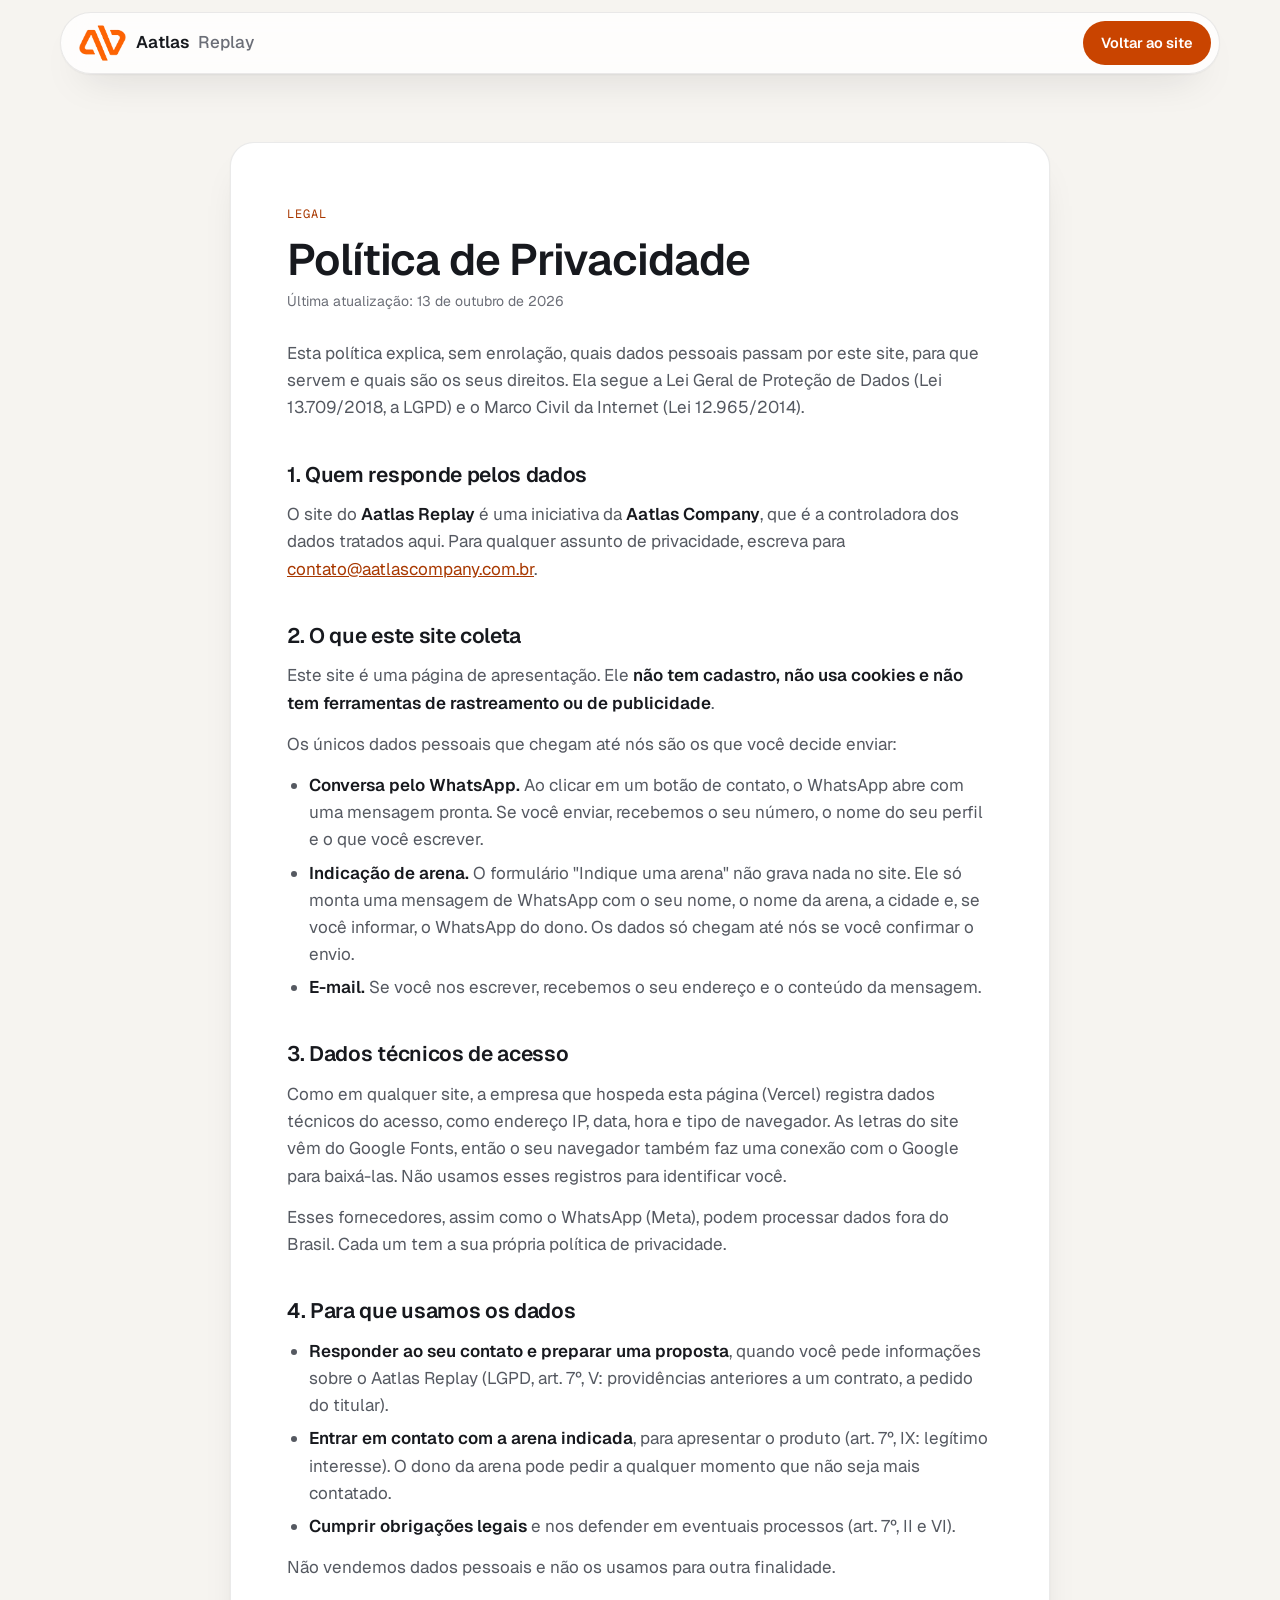
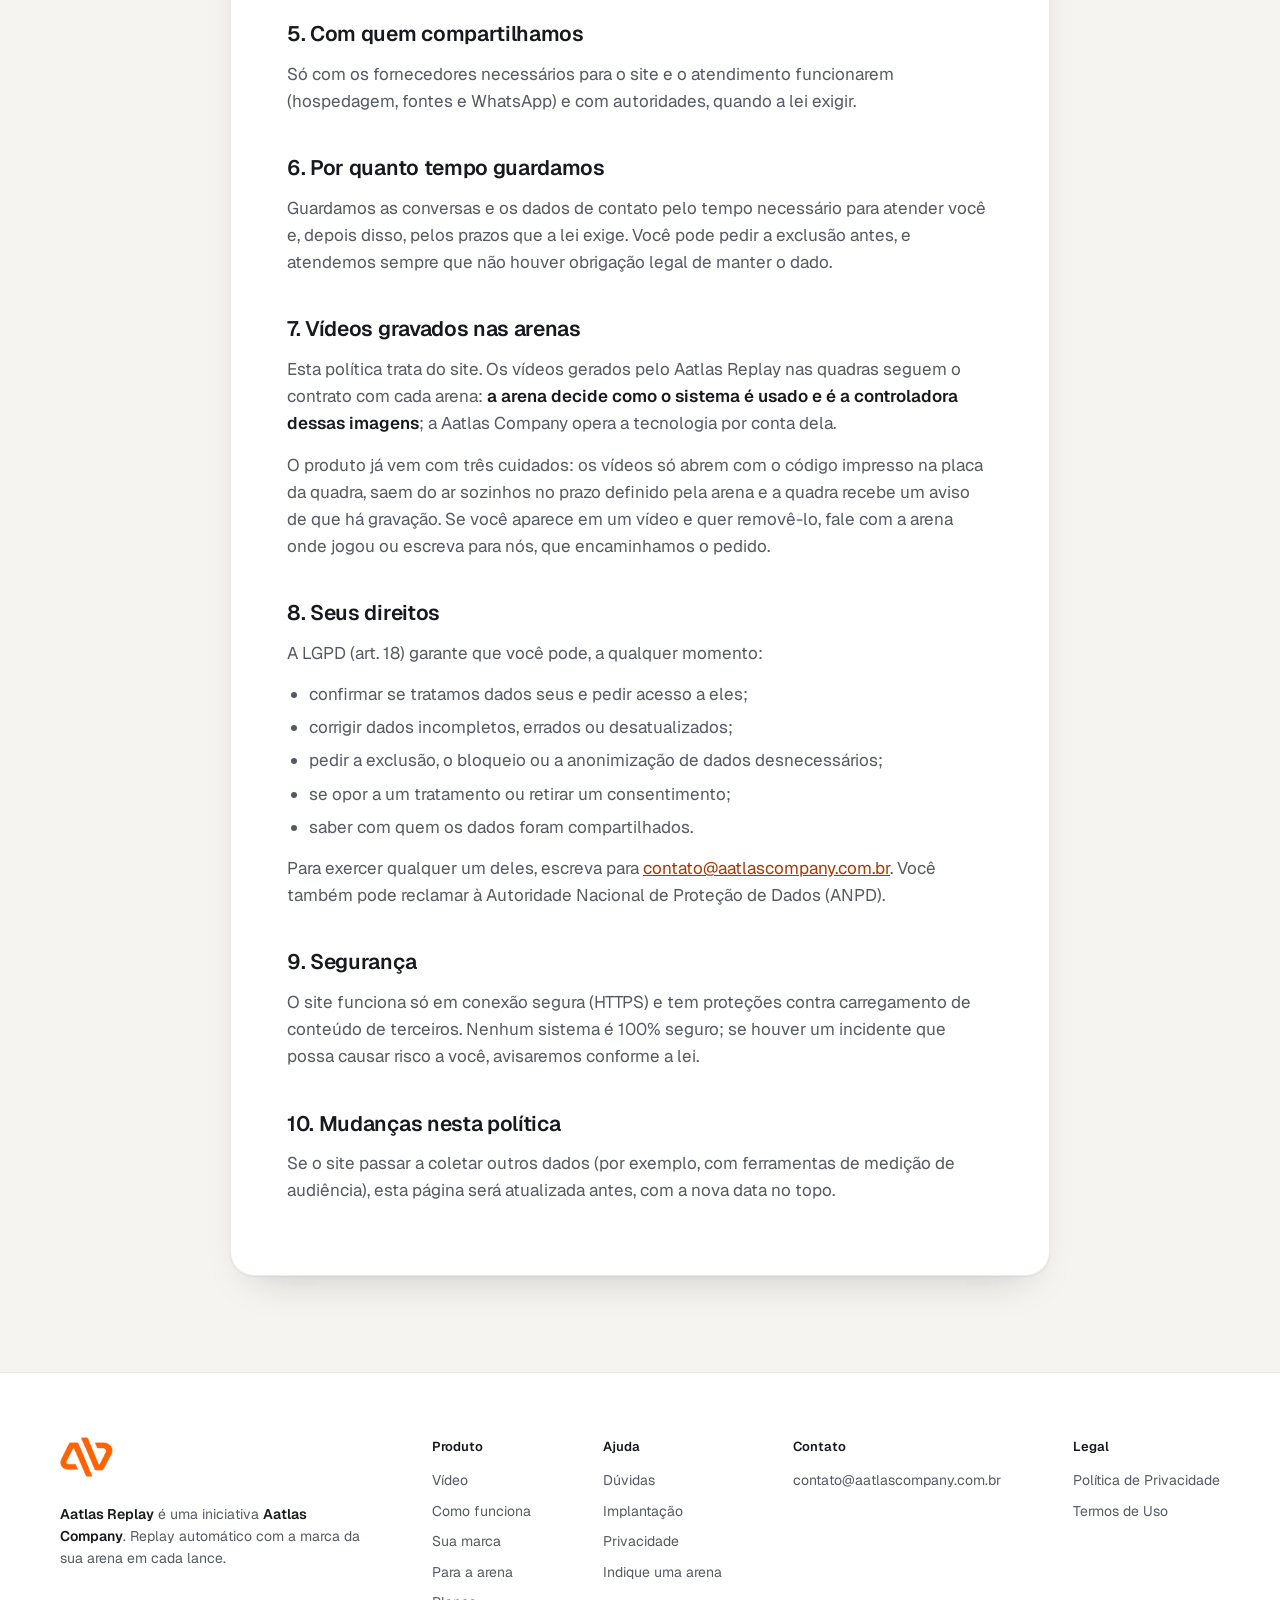
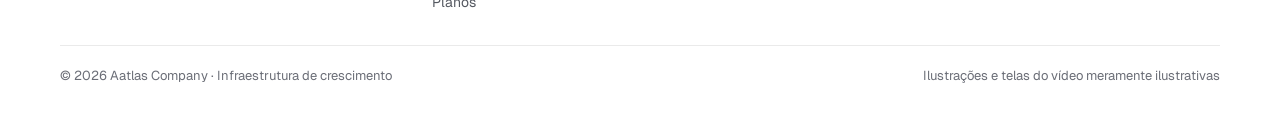
<file: politica-de-privacidade.html>
<!DOCTYPE html>
<html lang="pt-BR">
<head>
<meta charset="utf-8">
<meta name="viewport" content="width=device-width, initial-scale=1, viewport-fit=cover">
<meta name="theme-color" content="#F6F4F0">
<title>Política de Privacidade — Aatlas Replay</title>
<meta name="description" content="Como o site do Aatlas Replay trata dados pessoais, conforme a LGPD.">
<link rel="canonical" href="https://www.aatlascompany.com.br/replay/politica-de-privacidade">
<link rel="icon" type="image/png" href="favicon.png">
<link rel="preconnect" href="https://fonts.googleapis.com">
<link rel="preconnect" href="https://fonts.gstatic.com" crossorigin>
<link rel="stylesheet" href="https://fonts.googleapis.com/css2?family=Geist:wght@400;500;600;700&family=Geist+Mono:wght@400;500&family=Instrument+Serif:ital@0;1&display=swap">
<link rel="stylesheet" href="paginas.css">
</head>
<body>
<header class="top">
  <div class="wrap">
    <nav class="nav" aria-label="Principal">
      <a class="brand" href="index.html"><img src="assets/logo.png" alt="" height="36">Aatlas <span>Replay</span></a>
      <a class="btn" href="index.html">Voltar ao site</a>
    </nav>
  </div>
</header>

<main class="wrap">
  <article class="doc">
    <span class="mono">Legal</span>
    <h1>Política de Privacidade</h1>
    <p class="data">Última atualização: 13 de outubro de 2026</p>

    <p>Esta política explica, sem enrolação, quais dados pessoais passam por este site, para que servem e quais são os seus direitos. Ela segue a Lei Geral de Proteção de Dados (Lei 13.709/2018, a LGPD) e o Marco Civil da Internet (Lei 12.965/2014).</p>

    <h2>1. Quem responde pelos dados</h2>
    <p>O site do <b>Aatlas Replay</b> é uma iniciativa da <b>Aatlas Company</b>, que é a controladora dos dados tratados aqui. Para qualquer assunto de privacidade, escreva para <a href="mailto:contato@aatlascompany.com.br">contato@aatlascompany.com.br</a>.</p>

    <h2>2. O que este site coleta</h2>
    <p>Este site é uma página de apresentação. Ele <b>não tem cadastro, não usa cookies e não tem ferramentas de rastreamento ou de publicidade</b>.</p>
    <p>Os únicos dados pessoais que chegam até nós são os que você decide enviar:</p>
    <ul>
      <li><b>Conversa pelo WhatsApp.</b> Ao clicar em um botão de contato, o WhatsApp abre com uma mensagem pronta. Se você enviar, recebemos o seu número, o nome do seu perfil e o que você escrever.</li>
      <li><b>Indicação de arena.</b> O formulário "Indique uma arena" não grava nada no site. Ele só monta uma mensagem de WhatsApp com o seu nome, o nome da arena, a cidade e, se você informar, o WhatsApp do dono. Os dados só chegam até nós se você confirmar o envio.</li>
      <li><b>E-mail.</b> Se você nos escrever, recebemos o seu endereço e o conteúdo da mensagem.</li>
    </ul>

    <h2>3. Dados técnicos de acesso</h2>
    <p>Como em qualquer site, a empresa que hospeda esta página (Vercel) registra dados técnicos do acesso, como endereço IP, data, hora e tipo de navegador. As letras do site vêm do Google Fonts, então o seu navegador também faz uma conexão com o Google para baixá-las. Não usamos esses registros para identificar você.</p>
    <p>Esses fornecedores, assim como o WhatsApp (Meta), podem processar dados fora do Brasil. Cada um tem a sua própria política de privacidade.</p>

    <h2>4. Para que usamos os dados</h2>
    <ul>
      <li><b>Responder ao seu contato e preparar uma proposta</b>, quando você pede informações sobre o Aatlas Replay (LGPD, art. 7º, V: providências anteriores a um contrato, a pedido do titular).</li>
      <li><b>Entrar em contato com a arena indicada</b>, para apresentar o produto (art. 7º, IX: legítimo interesse). O dono da arena pode pedir a qualquer momento que não seja mais contatado.</li>
      <li><b>Cumprir obrigações legais</b> e nos defender em eventuais processos (art. 7º, II e VI).</li>
    </ul>
    <p>Não vendemos dados pessoais e não os usamos para outra finalidade.</p>

    <h2>5. Com quem compartilhamos</h2>
    <p>Só com os fornecedores necessários para o site e o atendimento funcionarem (hospedagem, fontes e WhatsApp) e com autoridades, quando a lei exigir.</p>

    <h2>6. Por quanto tempo guardamos</h2>
    <p>Guardamos as conversas e os dados de contato pelo tempo necessário para atender você e, depois disso, pelos prazos que a lei exige. Você pode pedir a exclusão antes, e atendemos sempre que não houver obrigação legal de manter o dado.</p>

    <h2>7. Vídeos gravados nas arenas</h2>
    <p>Esta política trata do site. Os vídeos gerados pelo Aatlas Replay nas quadras seguem o contrato com cada arena: <b>a arena decide como o sistema é usado e é a controladora dessas imagens</b>; a Aatlas Company opera a tecnologia por conta dela.</p>
    <p>O produto já vem com três cuidados: os vídeos só abrem com o código impresso na placa da quadra, saem do ar sozinhos no prazo definido pela arena e a quadra recebe um aviso de que há gravação. Se você aparece em um vídeo e quer removê-lo, fale com a arena onde jogou ou escreva para nós, que encaminhamos o pedido.</p>

    <h2>8. Seus direitos</h2>
    <p>A LGPD (art. 18) garante que você pode, a qualquer momento:</p>
    <ul>
      <li>confirmar se tratamos dados seus e pedir acesso a eles;</li>
      <li>corrigir dados incompletos, errados ou desatualizados;</li>
      <li>pedir a exclusão, o bloqueio ou a anonimização de dados desnecessários;</li>
      <li>se opor a um tratamento ou retirar um consentimento;</li>
      <li>saber com quem os dados foram compartilhados.</li>
    </ul>
    <p>Para exercer qualquer um deles, escreva para <a href="mailto:contato@aatlascompany.com.br">contato@aatlascompany.com.br</a>. Você também pode reclamar à Autoridade Nacional de Proteção de Dados (ANPD).</p>

    <h2>9. Segurança</h2>
    <p>O site funciona só em conexão segura (HTTPS) e tem proteções contra carregamento de conteúdo de terceiros. Nenhum sistema é 100% seguro; se houver um incidente que possa causar risco a você, avisaremos conforme a lei.</p>

    <h2>10. Mudanças nesta política</h2>
    <p>Se o site passar a coletar outros dados (por exemplo, com ferramentas de medição de audiência), esta página será atualizada antes, com a nova data no topo.</p>
  </article>
</main>

<footer>
  <div class="wrap">
    <div class="cols">
      <div class="about">
        <a href="https://www.aatlascompany.com.br" target="_blank" rel="noopener" aria-label="Site oficial da Aatlas Company"><img src="assets/logo.png" alt="Aatlas Company" height="40" loading="lazy"></a>
        <p><b>Aatlas Replay</b> é uma iniciativa <a href="https://www.aatlascompany.com.br" target="_blank" rel="noopener"><b>Aatlas Company</b></a>. Replay automático com a marca da sua arena em cada lance.</p>
      </div>
      <nav aria-label="Produto"><h4>Produto</h4>
        <ul><li><a href="index.html#video">Vídeo</a></li><li><a href="index.html#como-funciona">Como funciona</a></li><li><a href="index.html#sua-marca">Sua marca</a></li><li><a href="index.html#para-a-arena">Para a arena</a></li><li><a href="index.html#planos">Planos</a></li></ul></nav>
      <nav aria-label="Ajuda"><h4>Ajuda</h4>
        <ul><li><a href="index.html#duvidas">Dúvidas</a></li><li><a href="index.html#implantacao">Implantação</a></li><li><a href="index.html#privacidade">Privacidade</a></li><li><a href="index.html#indique">Indique uma arena</a></li></ul></nav>
      <nav aria-label="Contato"><h4>Contato</h4>
        <ul><li><a href="mailto:contato@aatlascompany.com.br">contato@<wbr>aatlascompany.com.br</a></li></ul></nav>
      <nav aria-label="Legal"><h4>Legal</h4>
        <ul><li><a href="politica-de-privacidade.html">Política de Privacidade</a></li><li><a href="termos-de-uso.html">Termos de Uso</a></li></ul></nav>
    </div>
    <div class="legal"><span>© 2026 Aatlas Company · Infraestrutura de crescimento</span><span>Ilustrações e telas do vídeo meramente ilustrativas</span></div>
  </div>
</footer>
</body>
</html>
</file>
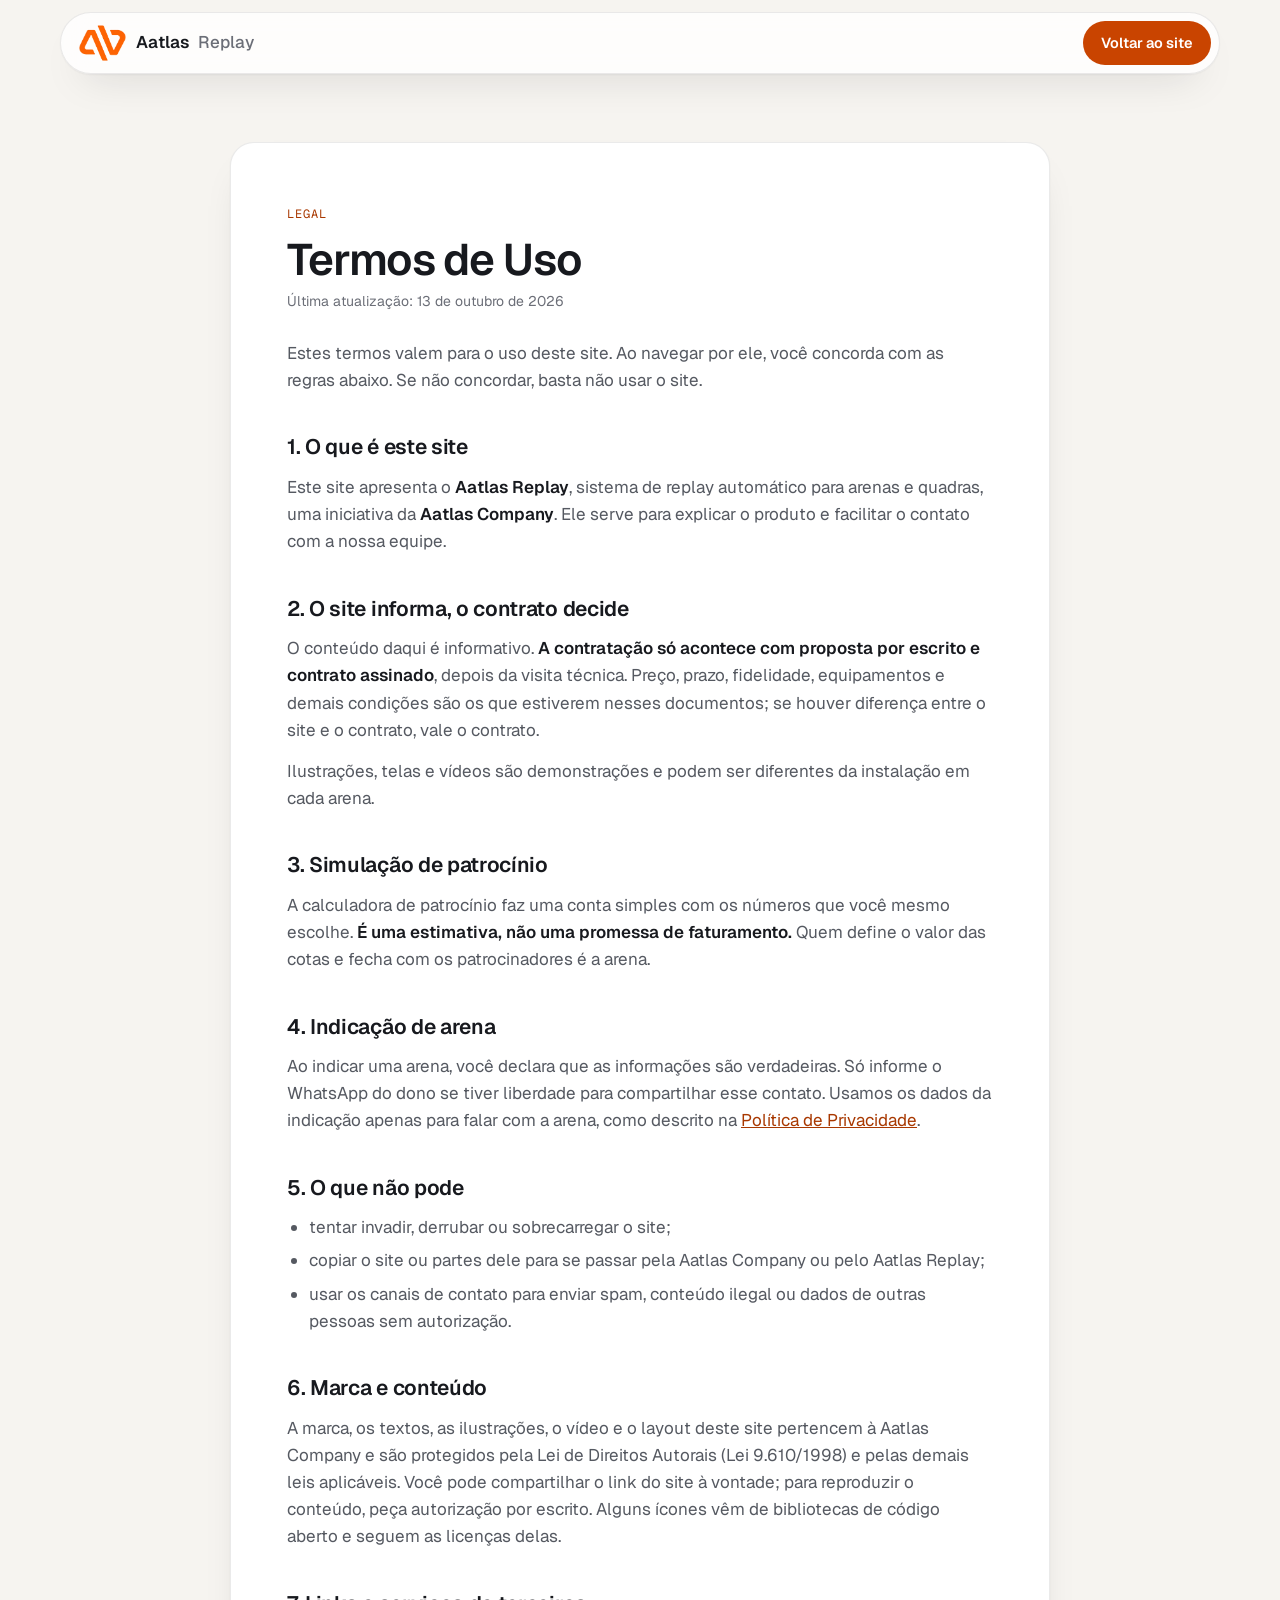
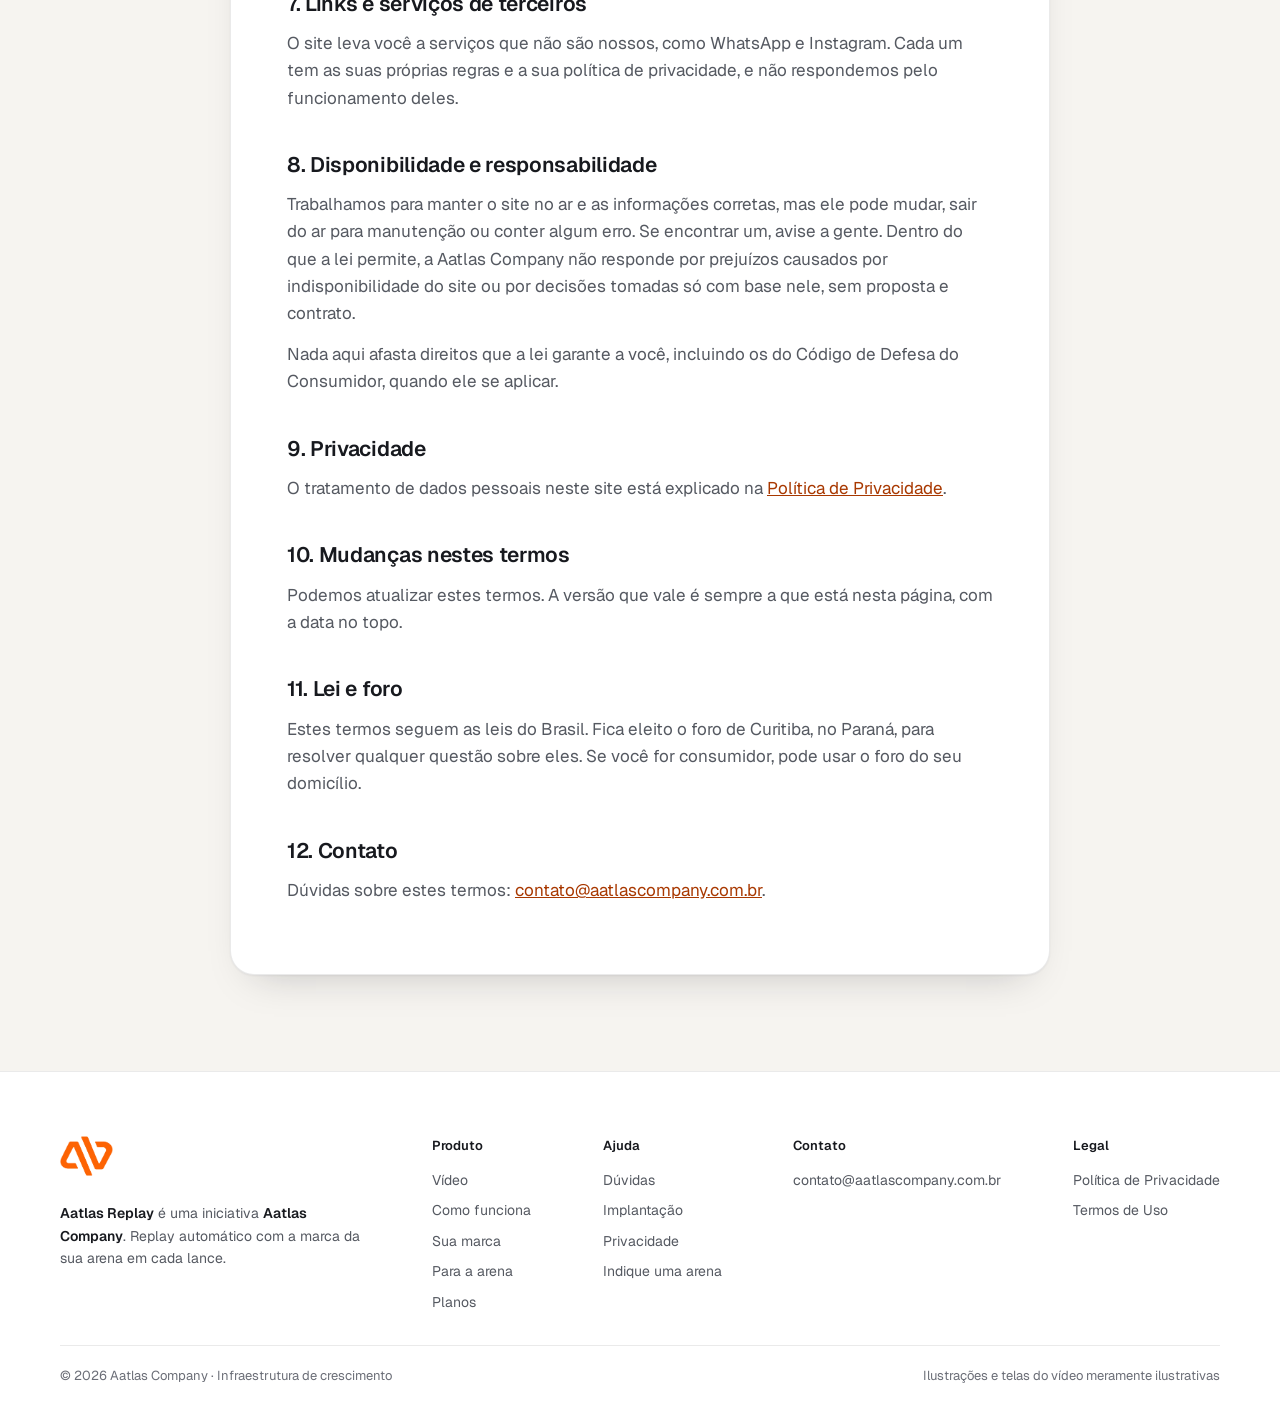
<file: termos-de-uso.html>
<!DOCTYPE html>
<html lang="pt-BR">
<head>
<meta charset="utf-8">
<meta name="viewport" content="width=device-width, initial-scale=1, viewport-fit=cover">
<meta name="theme-color" content="#F6F4F0">
<title>Termos de Uso — Aatlas Replay</title>
<meta name="description" content="Regras de uso do site do Aatlas Replay.">
<link rel="canonical" href="https://www.aatlascompany.com.br/replay/termos-de-uso">
<link rel="icon" type="image/png" href="favicon.png">
<link rel="preconnect" href="https://fonts.googleapis.com">
<link rel="preconnect" href="https://fonts.gstatic.com" crossorigin>
<link rel="stylesheet" href="https://fonts.googleapis.com/css2?family=Geist:wght@400;500;600;700&family=Geist+Mono:wght@400;500&family=Instrument+Serif:ital@0;1&display=swap">
<link rel="stylesheet" href="paginas.css">
</head>
<body>
<header class="top">
  <div class="wrap">
    <nav class="nav" aria-label="Principal">
      <a class="brand" href="index.html"><img src="assets/logo.png" alt="" height="36">Aatlas <span>Replay</span></a>
      <a class="btn" href="index.html">Voltar ao site</a>
    </nav>
  </div>
</header>

<main class="wrap">
  <article class="doc">
    <span class="mono">Legal</span>
    <h1>Termos de Uso</h1>
    <p class="data">Última atualização: 13 de outubro de 2026</p>

    <p>Estes termos valem para o uso deste site. Ao navegar por ele, você concorda com as regras abaixo. Se não concordar, basta não usar o site.</p>

    <h2>1. O que é este site</h2>
    <p>Este site apresenta o <b>Aatlas Replay</b>, sistema de replay automático para arenas e quadras, uma iniciativa da <b>Aatlas Company</b>. Ele serve para explicar o produto e facilitar o contato com a nossa equipe.</p>

    <h2>2. O site informa, o contrato decide</h2>
    <p>O conteúdo daqui é informativo. <b>A contratação só acontece com proposta por escrito e contrato assinado</b>, depois da visita técnica. Preço, prazo, fidelidade, equipamentos e demais condições são os que estiverem nesses documentos; se houver diferença entre o site e o contrato, vale o contrato.</p>
    <p>Ilustrações, telas e vídeos são demonstrações e podem ser diferentes da instalação em cada arena.</p>

    <h2>3. Simulação de patrocínio</h2>
    <p>A calculadora de patrocínio faz uma conta simples com os números que você mesmo escolhe. <b>É uma estimativa, não uma promessa de faturamento.</b> Quem define o valor das cotas e fecha com os patrocinadores é a arena.</p>

    <h2>4. Indicação de arena</h2>
    <p>Ao indicar uma arena, você declara que as informações são verdadeiras. Só informe o WhatsApp do dono se tiver liberdade para compartilhar esse contato. Usamos os dados da indicação apenas para falar com a arena, como descrito na <a href="politica-de-privacidade.html">Política de Privacidade</a>.</p>

    <h2>5. O que não pode</h2>
    <ul>
      <li>tentar invadir, derrubar ou sobrecarregar o site;</li>
      <li>copiar o site ou partes dele para se passar pela Aatlas Company ou pelo Aatlas Replay;</li>
      <li>usar os canais de contato para enviar spam, conteúdo ilegal ou dados de outras pessoas sem autorização.</li>
    </ul>

    <h2>6. Marca e conteúdo</h2>
    <p>A marca, os textos, as ilustrações, o vídeo e o layout deste site pertencem à Aatlas Company e são protegidos pela Lei de Direitos Autorais (Lei 9.610/1998) e pelas demais leis aplicáveis. Você pode compartilhar o link do site à vontade; para reproduzir o conteúdo, peça autorização por escrito. Alguns ícones vêm de bibliotecas de código aberto e seguem as licenças delas.</p>

    <h2>7. Links e serviços de terceiros</h2>
    <p>O site leva você a serviços que não são nossos, como WhatsApp e Instagram. Cada um tem as suas próprias regras e a sua política de privacidade, e não respondemos pelo funcionamento deles.</p>

    <h2>8. Disponibilidade e responsabilidade</h2>
    <p>Trabalhamos para manter o site no ar e as informações corretas, mas ele pode mudar, sair do ar para manutenção ou conter algum erro. Se encontrar um, avise a gente. Dentro do que a lei permite, a Aatlas Company não responde por prejuízos causados por indisponibilidade do site ou por decisões tomadas só com base nele, sem proposta e contrato.</p>
    <p>Nada aqui afasta direitos que a lei garante a você, incluindo os do Código de Defesa do Consumidor, quando ele se aplicar.</p>

    <h2>9. Privacidade</h2>
    <p>O tratamento de dados pessoais neste site está explicado na <a href="politica-de-privacidade.html">Política de Privacidade</a>.</p>

    <h2>10. Mudanças nestes termos</h2>
    <p>Podemos atualizar estes termos. A versão que vale é sempre a que está nesta página, com a data no topo.</p>

    <h2>11. Lei e foro</h2>
    <p>Estes termos seguem as leis do Brasil. Fica eleito o foro de Curitiba, no Paraná, para resolver qualquer questão sobre eles. Se você for consumidor, pode usar o foro do seu domicílio.</p>

    <h2>12. Contato</h2>
    <p>Dúvidas sobre estes termos: <a href="mailto:contato@aatlascompany.com.br">contato@aatlascompany.com.br</a>.</p>
  </article>
</main>

<footer>
  <div class="wrap">
    <div class="cols">
      <div class="about">
        <a href="https://www.aatlascompany.com.br" target="_blank" rel="noopener" aria-label="Site oficial da Aatlas Company"><img src="assets/logo.png" alt="Aatlas Company" height="40" loading="lazy"></a>
        <p><b>Aatlas Replay</b> é uma iniciativa <a href="https://www.aatlascompany.com.br" target="_blank" rel="noopener"><b>Aatlas Company</b></a>. Replay automático com a marca da sua arena em cada lance.</p>
      </div>
      <nav aria-label="Produto"><h4>Produto</h4>
        <ul><li><a href="index.html#video">Vídeo</a></li><li><a href="index.html#como-funciona">Como funciona</a></li><li><a href="index.html#sua-marca">Sua marca</a></li><li><a href="index.html#para-a-arena">Para a arena</a></li><li><a href="index.html#planos">Planos</a></li></ul></nav>
      <nav aria-label="Ajuda"><h4>Ajuda</h4>
        <ul><li><a href="index.html#duvidas">Dúvidas</a></li><li><a href="index.html#implantacao">Implantação</a></li><li><a href="index.html#privacidade">Privacidade</a></li><li><a href="index.html#indique">Indique uma arena</a></li></ul></nav>
      <nav aria-label="Contato"><h4>Contato</h4>
        <ul><li><a href="mailto:contato@aatlascompany.com.br">contato@<wbr>aatlascompany.com.br</a></li></ul></nav>
      <nav aria-label="Legal"><h4>Legal</h4>
        <ul><li><a href="politica-de-privacidade.html">Política de Privacidade</a></li><li><a href="termos-de-uso.html">Termos de Uso</a></li></ul></nav>
    </div>
    <div class="legal"><span>© 2026 Aatlas Company · Infraestrutura de crescimento</span><span>Ilustrações e telas do vídeo meramente ilustrativas</span></div>
  </div>
</footer>
</body>
</html>
</file>
<file: paginas.css>
/* Páginas de texto (Política de Privacidade, Termos de Uso). Mesmos tokens, topbar e rodapé do index.html:
   ao mudar o rodapé ou as cores lá, repita aqui e nos .html dessas páginas. */
:root{
  --bg:#F6F4F0; --surface:#FFFFFF; --ink:#17191E; --muted:#555961; --faint:#6B6E77;
  --line:rgba(23,25,30,.09); --accent:#E85002; --accent-2:#C94400; --accent-3:#A83800;
  --shadow:0 1px 2px rgba(23,25,30,.05),0 20px 40px -24px rgba(23,25,30,.26);
  --f-sans:"Geist",ui-sans-serif,system-ui,-apple-system,"Segoe UI",Roboto,Arial,sans-serif;
  --f-serif:"Instrument Serif",Cambria,Georgia,serif;
  --f-mono:"Geist Mono",ui-monospace,SFMono-Regular,Menlo,Consolas,monospace;
  --r-lg:24px; --wrap:1200px;
  color-scheme:light;
}
*{box-sizing:border-box}
/* a página só rola para cima e para baixo: nada pode alargar a tela no celular */
html,body{overflow-x:hidden;overflow-x:clip}
body{margin:0;background:var(--bg);color:var(--ink);font-family:var(--f-sans);font-size:17px;line-height:1.6;-webkit-font-smoothing:antialiased;overflow-x:clip}
img{display:block;max-width:100%}
a{color:inherit}
:focus-visible{outline:3px solid var(--accent);outline-offset:3px;border-radius:10px}
.wrap{max-width:var(--wrap);margin:0 auto;padding-inline:20px}

/* header */
.top{position:sticky;top:env(safe-area-inset-top,0px);z-index:50;padding-block:12px}
.nav{display:flex;align-items:center;justify-content:space-between;gap:16px;padding:8px 8px 8px 18px;border-radius:999px;background:rgba(255,255,255,.82);border:1px solid var(--line);box-shadow:var(--shadow);backdrop-filter:blur(14px) saturate(140%);-webkit-backdrop-filter:blur(14px) saturate(140%)}
.brand{display:flex;align-items:center;gap:10px;text-decoration:none;font-weight:600;letter-spacing:-.01em;white-space:nowrap}
.brand img{height:36px;width:auto}
.brand span{color:var(--faint);font-weight:500}
.btn{display:inline-flex;align-items:center;justify-content:center;min-height:44px;padding:0 18px;border-radius:999px;background:var(--accent-2);color:#fff;font-weight:600;font-size:14.5px;text-decoration:none;white-space:nowrap}

/* texto */
.doc{max-width:820px;margin:clamp(24px,5vw,56px) auto clamp(56px,8vw,96px);background:var(--surface);border:1px solid var(--line);border-radius:var(--r-lg);box-shadow:var(--shadow);padding:clamp(24px,5vw,56px)}
.doc .mono{font-family:var(--f-mono);font-size:12px;letter-spacing:.08em;text-transform:uppercase;color:var(--accent-3)}
.doc h1{margin:10px 0 6px;font-size:clamp(30px,5vw,44px);line-height:1.08;font-weight:600;letter-spacing:-.025em;text-wrap:balance}
.doc .data{color:var(--faint);font-size:14px;margin:0 0 28px}
.doc h2{margin:36px 0 10px;font-size:21px;font-weight:600;letter-spacing:-.015em}
.doc p,.doc li{color:var(--muted)}
.doc p{margin:0 0 14px}
.doc ul{margin:0 0 14px;padding-left:22px;display:grid;gap:6px}
.doc b{color:var(--ink);font-weight:600}
.doc a{color:var(--accent-3)}

footer{border-top:1px solid var(--line);background:var(--surface);padding-block:clamp(40px,6vw,64px) 40px;color:var(--muted);font-size:14px}
footer .cols{display:grid;grid-template-columns:repeat(auto-fit,minmax(170px,1fr));gap:32px 24px}
/* tela larga: marca na ponta esquerda, última coluna encostada na direita, as demais distribuídas por igual no meio */
@media (min-width:1024px){footer .cols{grid-template-columns:minmax(220px,300px) repeat(4,auto);justify-content:space-between}}
footer .about{display:grid;gap:12px;justify-items:start;align-content:start;max-width:34ch}
footer .about img{height:40px;width:auto;display:block}
footer .about b{color:var(--ink);font-weight:600}
footer h4{font-size:13px;font-weight:600;color:var(--ink);margin:0 0 12px}
footer ul{list-style:none;margin:0;padding:0;display:grid;gap:8px}
footer a{color:inherit;text-decoration:none;overflow-wrap:anywhere}
footer .cols > *{min-width:0}
footer a:hover{color:var(--accent-3)}
footer .legal{display:flex;flex-wrap:wrap;justify-content:space-between;gap:12px;margin-top:32px;padding-top:20px;border-top:1px solid var(--line);color:var(--faint);font-size:13px}
</file>
